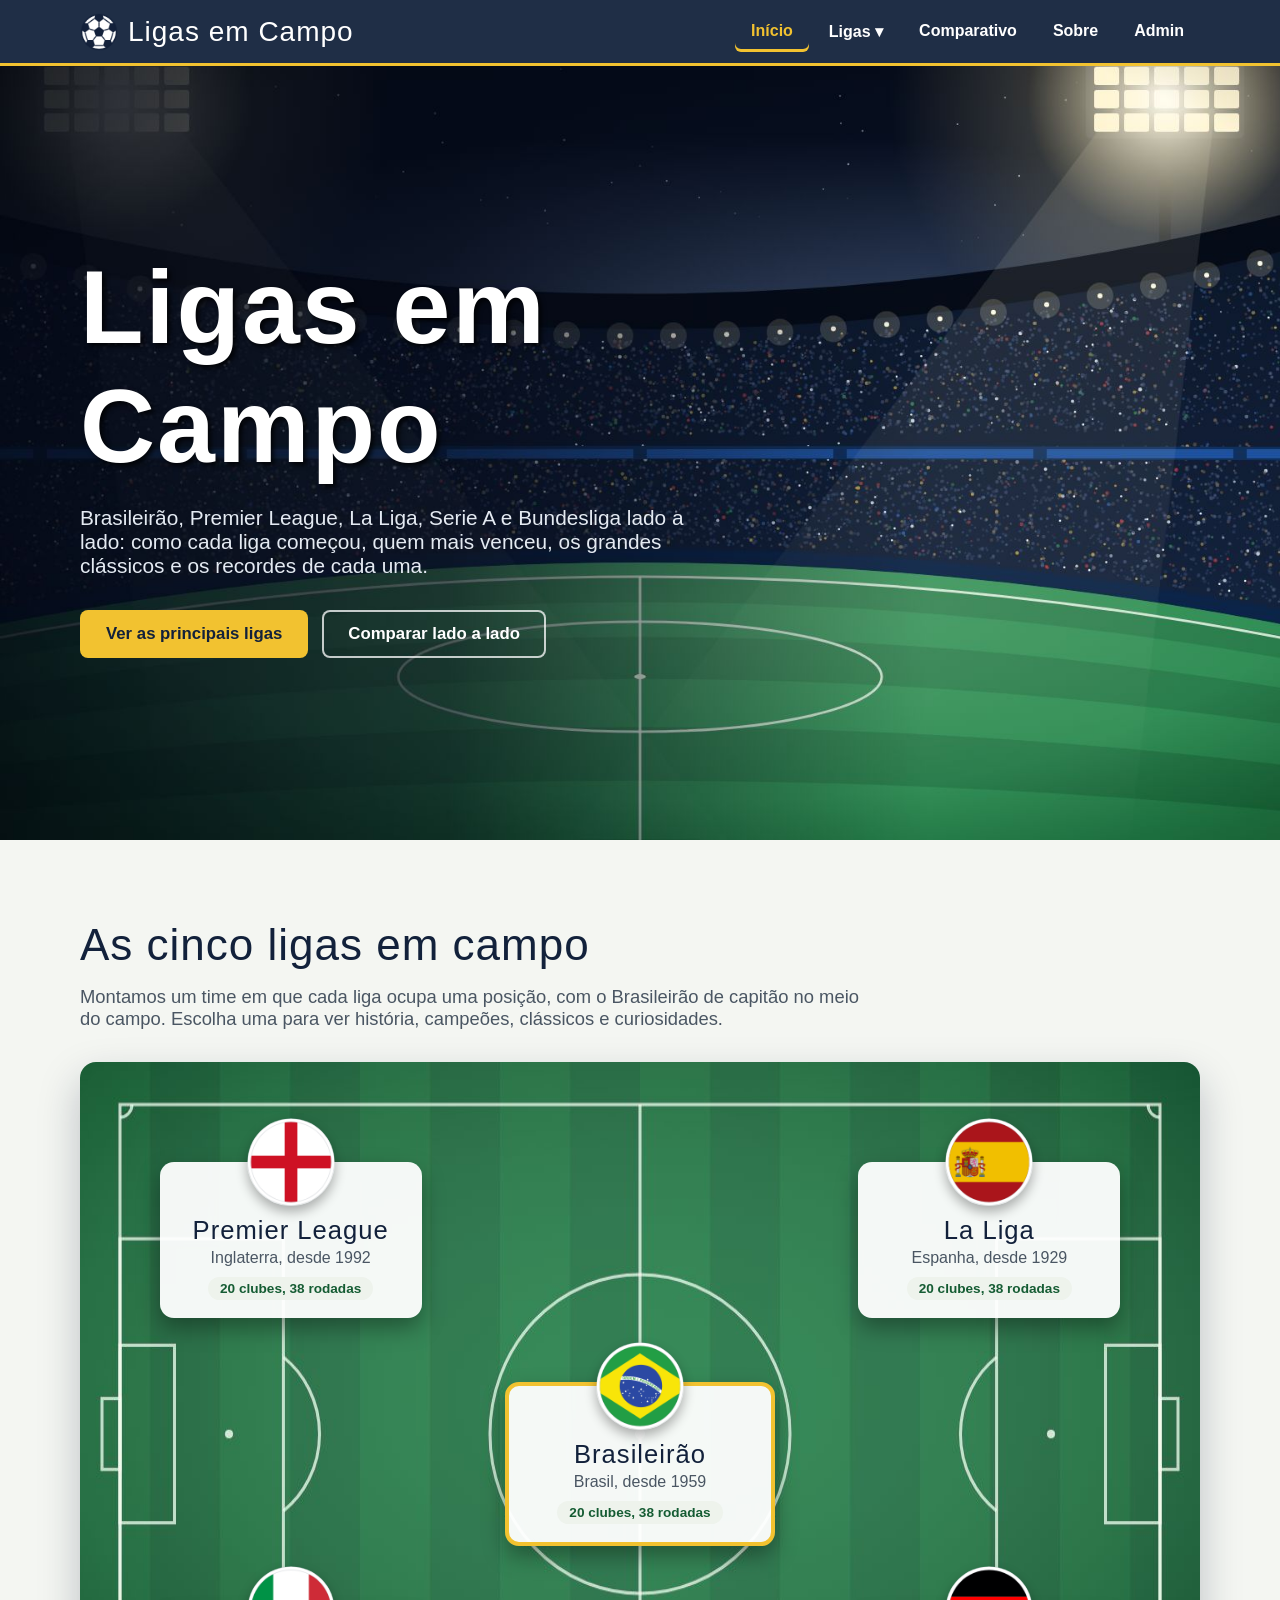
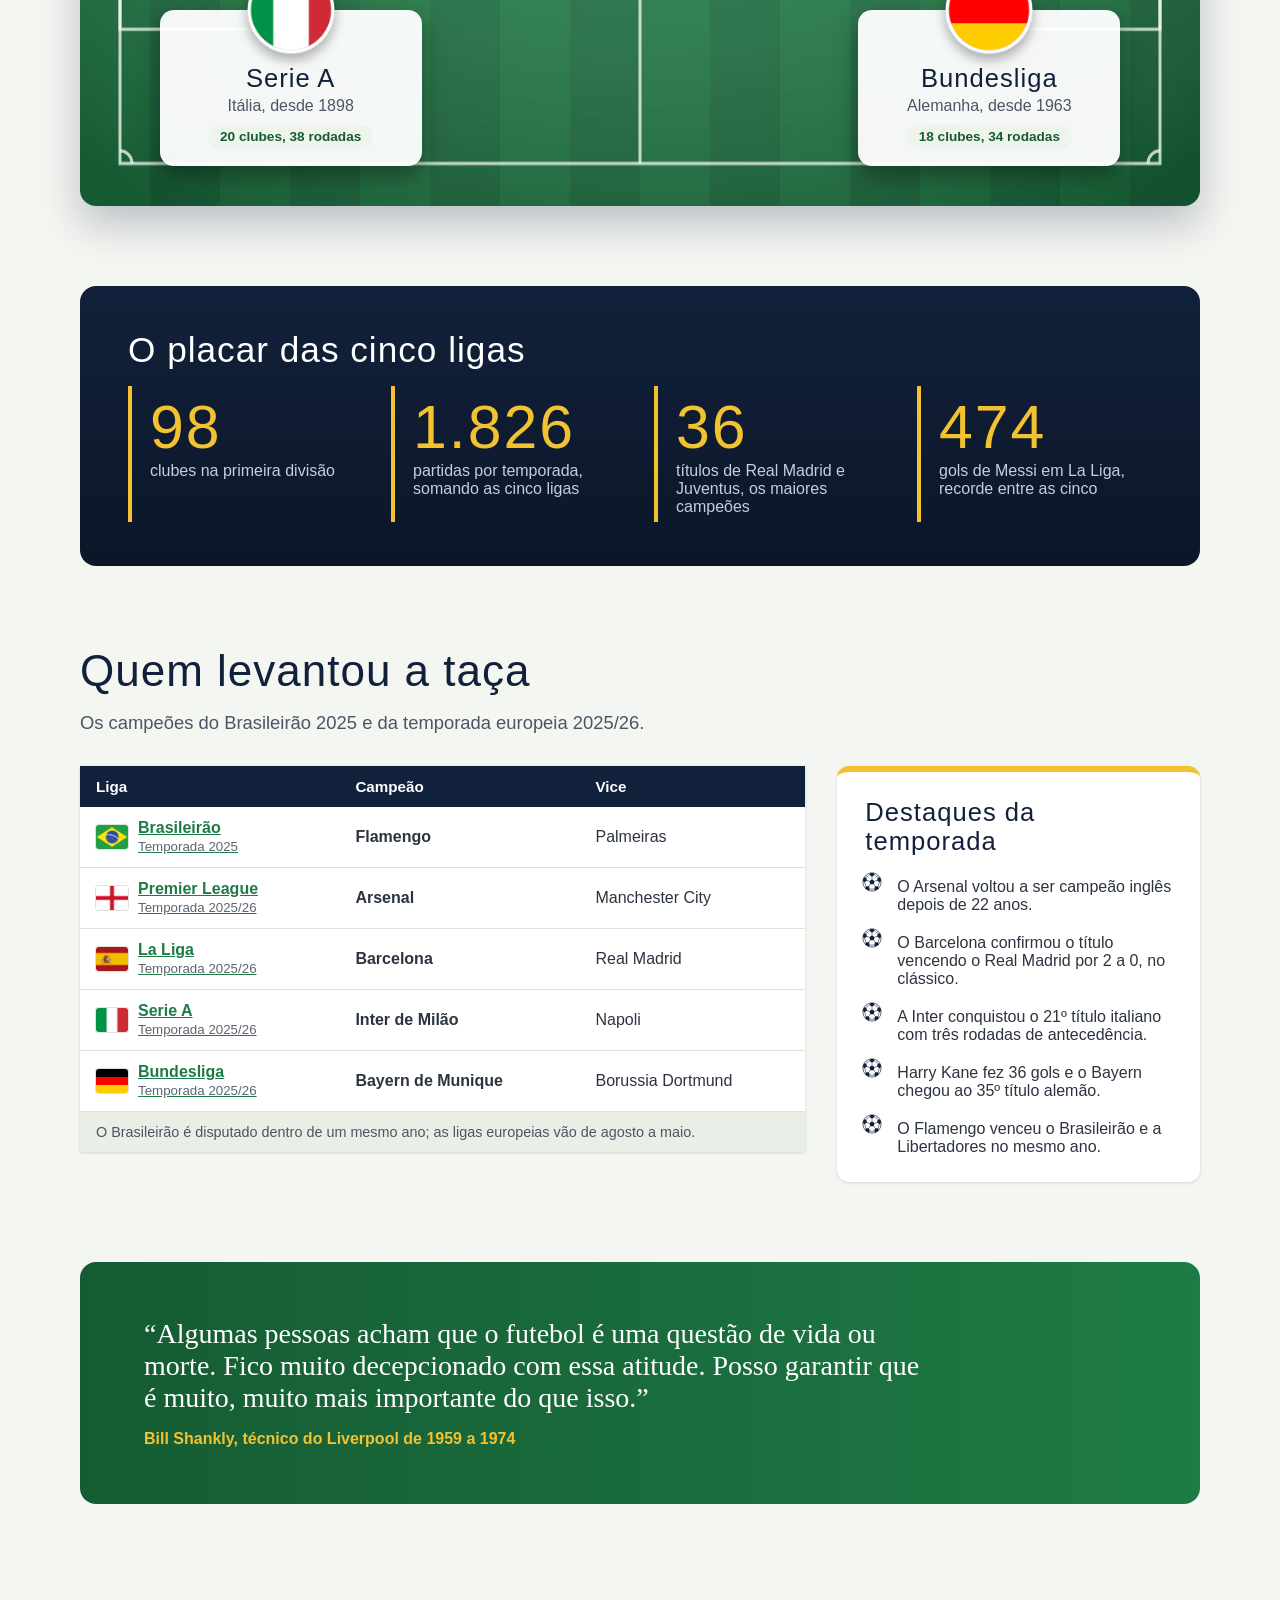
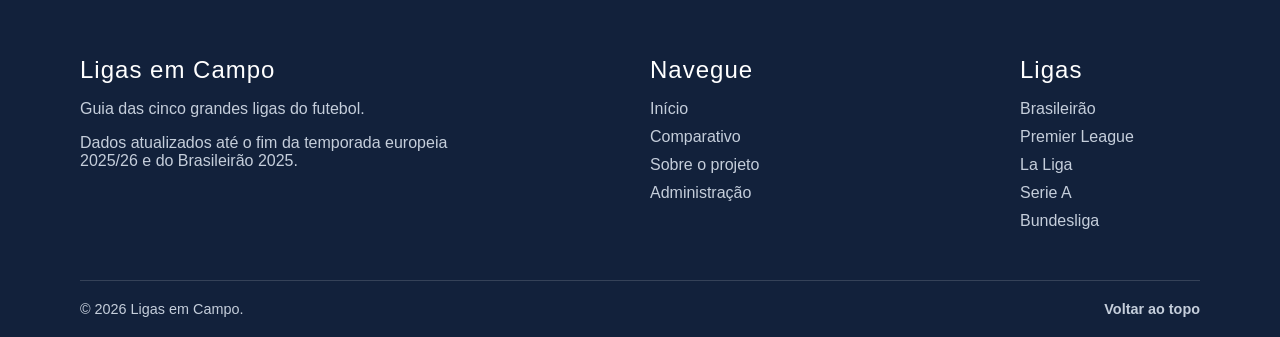
<file: index.html>
<!DOCTYPE html>
<html lang="pt-br">
<head>
    <meta charset="UTF-8">
    <meta name="viewport" content="width=device-width, initial-scale=1.0">
    <title>Ligas em Campo | As cinco grandes ligas do futebol</title>
    <link rel="stylesheet" href="./assets/css/style.css">
    <link rel="stylesheet" href="./assets/css/home.css">
    <link rel="icon" href="./assets/img/icone-bola.png">
</head>
<body id="topo">
    <!--
        LIGAS EM CAMPO - Página inicial
        Trabalho Web Básico
        Integrantes:
        - João Pedro Oliva Fernandes - RGM pendente de confirmação
        - Davy Caetano Pinto - RGM 50108964
    -->

    <!-- ===== CABEÇALHO (igual em todas as páginas) ===== -->
    <header class="cabecalho">
        <div class="container cabecalho-conteudo">
            <a href="./index.html" class="marca">
                <img src="./assets/img/logo-bola.png" alt="Bola de futebol, símbolo do site">
                Ligas em Campo
            </a>
            <nav class="menu-principal" aria-label="Menu principal">
                <ul>
                    <li><a href="./index.html" class="ativo">Início</a></li>
                    <li>
                        <a href="./index.html#escalacao">Ligas ▾</a>
                        <!-- Submenu: aparece ao passar o mouse (CSS :hover) -->
                        <ul class="submenu">
                            <li><a href="./brasileirao.html"><img src="./assets/img/escudo-brasil.png" alt="Bandeira do Brasil"> Brasileirão</a></li>
                            <li><a href="./premier-league.html"><img src="./assets/img/escudo-inglaterra.png" alt="Bandeira da Inglaterra"> Premier League</a></li>
                            <li><a href="./la-liga.html"><img src="./assets/img/escudo-espanha.png" alt="Bandeira da Espanha"> La Liga</a></li>
                            <li><a href="./serie-a.html"><img src="./assets/img/escudo-italia.png" alt="Bandeira da Itália"> Serie A</a></li>
                            <li><a href="./bundesliga.html"><img src="./assets/img/escudo-alemanha.png" alt="Bandeira da Alemanha"> Bundesliga</a></li>
                        </ul>
                    </li>
                    <li><a href="./comparativo.html">Comparativo</a></li>
                    <li><a href="./sobre.html">Sobre</a></li>
                    <li><a href="./admin.html">Admin</a></li>
                </ul>
            </nav>
        </div>
    </header>

    <!-- ===== CONTEÚDO PRINCIPAL ===== -->
    <main>
        <!-- TOPO: imagem fixa de fundo (background-attachment: fixed) -->
        <section class="hero">
            <div class="container">
                <div class="hero-conteudo">
                    <h1>Ligas em Campo</h1>
                    <p>Brasileirão, Premier League, La Liga, Serie A e Bundesliga lado a lado: como cada liga começou, quem mais venceu, os grandes clássicos e os recordes de cada uma.</p>
                    <div class="hero-acoes">
                        <a href="#escalacao" class="botao botao-primario">Ver as principais ligas</a>
                        <a href="./comparativo.html" class="botao botao-secundario">Comparar lado a lado</a>
                    </div>
                </div>
            </div>
        </section>

        <!-- ESCALAÇÃO: GRID com grid-template-areas posiciona as ligas no campo -->
        <section id="escalacao" class="secao">
            <div class="container">
                <h2 class="secao-titulo">As cinco ligas em campo</h2>
                <p class="secao-intro">Montamos um time em que cada liga ocupa uma posição, com o Brasileirão de capitão no meio do campo. Escolha uma para ver história, campeões, clássicos e curiosidades.</p>
                <ul class="campo">
                    <li class="area-brasileirao">
                        <a href="./brasileirao.html" class="card-liga">
                            <img src="./assets/img/escudo-brasil.png" alt="Bandeira do Brasil">
                            <h3>Brasileirão</h3>
                            <p>Brasil, desde 1959</p>
                            <p class="card-liga-dados">20 clubes, 38 rodadas</p>
                        </a>
                    </li>
                    <li class="area-premier">
                        <a href="./premier-league.html" class="card-liga">
                            <img src="./assets/img/escudo-inglaterra.png" alt="Bandeira da Inglaterra">
                            <h3>Premier League</h3>
                            <p>Inglaterra, desde 1992</p>
                            <p class="card-liga-dados">20 clubes, 38 rodadas</p>
                        </a>
                    </li>
                    <li class="area-laliga">
                        <a href="./la-liga.html" class="card-liga">
                            <img src="./assets/img/escudo-espanha.png" alt="Bandeira da Espanha">
                            <h3>La Liga</h3>
                            <p>Espanha, desde 1929</p>
                            <p class="card-liga-dados">20 clubes, 38 rodadas</p>
                        </a>
                    </li>
                    <li class="area-seriea">
                        <a href="./serie-a.html" class="card-liga">
                            <img src="./assets/img/escudo-italia.png" alt="Bandeira da Itália">
                            <h3>Serie A</h3>
                            <p>Itália, desde 1898</p>
                            <p class="card-liga-dados">20 clubes, 38 rodadas</p>
                        </a>
                    </li>
                    <li class="area-bundesliga">
                        <a href="./bundesliga.html" class="card-liga">
                            <img src="./assets/img/escudo-alemanha.png" alt="Bandeira da Alemanha">
                            <h3>Bundesliga</h3>
                            <p>Alemanha, desde 1963</p>
                            <p class="card-liga-dados">18 clubes, 34 rodadas</p>
                        </a>
                    </li>
                </ul>
            </div>
        </section>

        <!-- PLACAR: FLEXBOX com os números das cinco ligas -->
        <section class="secao">
            <div class="container">
                <div class="placar">
                    <h2>O placar das cinco ligas</h2>
                    <ul class="placar-itens">
                        <li><strong>98</strong> clubes na primeira divisão</li>
                        <li><strong>1.826</strong> partidas por temporada, somando as cinco ligas</li>
                        <li><strong>36</strong> títulos de Real Madrid e Juventus, os maiores campeões</li>
                        <li><strong>474</strong> gols de Messi em La Liga, recorde entre as cinco</li>
                    </ul>
                </div>
            </div>
        </section>

        <!-- CAMPEÕES: GRID com a tabela e a lista de destaques lado a lado -->
        <section class="secao">
            <div class="container">
                <h2 class="secao-titulo">Quem levantou a taça</h2>
                <p class="secao-intro">Os campeões do Brasileirão 2025 e da temporada europeia 2025/26.</p>
                <div class="campeoes-layout">
                    <table>
                        <thead>
                            <tr>
                                <th>Liga</th>
                                <th>Campeão</th>
                                <th>Vice</th>
                            </tr>
                        </thead>
                        <tbody>
                            <tr>
                                <td><a href="./brasileirao.html" class="celula-liga"><img src="./assets/img/bandeira-brasil.png" alt="Bandeira do Brasil"> <span>Brasileirão<br><small>Temporada 2025</small></span></a></td>
                                <td><strong>Flamengo</strong></td>
                                <td>Palmeiras</td>
                            </tr>
                            <tr>
                                <td><a href="./premier-league.html" class="celula-liga"><img src="./assets/img/bandeira-inglaterra.png" alt="Bandeira da Inglaterra"> <span>Premier League<br><small>Temporada 2025/26</small></span></a></td>
                                <td><strong>Arsenal</strong></td>
                                <td>Manchester City</td>
                            </tr>
                            <tr>
                                <td><a href="./la-liga.html" class="celula-liga"><img src="./assets/img/bandeira-espanha.png" alt="Bandeira da Espanha"> <span>La Liga<br><small>Temporada 2025/26</small></span></a></td>
                                <td><strong>Barcelona</strong></td>
                                <td>Real Madrid</td>
                            </tr>
                            <tr>
                                <td><a href="./serie-a.html" class="celula-liga"><img src="./assets/img/bandeira-italia.png" alt="Bandeira da Itália"> <span>Serie A<br><small>Temporada 2025/26</small></span></a></td>
                                <td><strong>Inter de Milão</strong></td>
                                <td>Napoli</td>
                            </tr>
                            <tr>
                                <td><a href="./bundesliga.html" class="celula-liga"><img src="./assets/img/bandeira-alemanha.png" alt="Bandeira da Alemanha"> <span>Bundesliga<br><small>Temporada 2025/26</small></span></a></td>
                                <td><strong>Bayern de Munique</strong></td>
                                <td>Borussia Dortmund</td>
                            </tr>
                        </tbody>
                        <tfoot>
                            <tr>
                                <td colspan="3">O Brasileirão é disputado dentro de um mesmo ano; as ligas europeias vão de agosto a maio.</td>
                            </tr>
                        </tfoot>
                    </table>
                    <aside class="destaques">
                        <h3>Destaques da temporada</h3>
                        <ul class="lista-bola">
                            <li>O Arsenal voltou a ser campeão inglês depois de 22 anos.</li>
                            <li>O Barcelona confirmou o título vencendo o Real Madrid por 2 a 0, no clássico.</li>
                            <li>A Inter conquistou o 21º título italiano com três rodadas de antecedência.</li>
                            <li>Harry Kane fez 36 gols e o Bayern chegou ao 35º título alemão.</li>
                            <li>O Flamengo venceu o Brasileirão e a Libertadores no mesmo ano.</li>
                        </ul>
                    </aside>
                </div>
            </div>
        </section>

        <!-- CITAÇÃO: blockquote com a fonte no atributo cite -->
        <section class="secao">
            <div class="container">
                <blockquote class="citacao" cite="https://pt.wikipedia.org/wiki/Bill_Shankly">
                    <p><q>Algumas pessoas acham que o futebol é uma questão de vida ou morte. Fico muito decepcionado com essa atitude. Posso garantir que é muito, muito mais importante do que isso.</q></p>
                    <footer>Bill Shankly, técnico do Liverpool de 1959 a 1974</footer>
                </blockquote>
            </div>
        </section>
    </main>

    <!-- ===== RODAPÉ (igual em todas as páginas) ===== -->
    <footer class="rodape">
        <div class="container rodape-colunas">
            <section class="rodape-sobre">
                <h2>Ligas em Campo</h2>
                <p>Guia das cinco grandes ligas do futebol.</p>
                <p>Dados atualizados até o fim da temporada europeia 2025/26 e do Brasileirão 2025.</p>
            </section>
            <nav class="rodape-links" aria-label="Mapa do site">
                <h2>Navegue</h2>
                <ul>
                    <li><a href="./index.html">Início</a></li>
                    <li><a href="./comparativo.html">Comparativo</a></li>
                    <li><a href="./sobre.html">Sobre o projeto</a></li>
                    <li><a href="./admin.html">Administração</a></li>
                </ul>
            </nav>
            <nav class="rodape-links" aria-label="Ligas">
                <h2>Ligas</h2>
                <ul>
                    <li><a href="./brasileirao.html">Brasileirão</a></li>
                    <li><a href="./premier-league.html">Premier League</a></li>
                    <li><a href="./la-liga.html">La Liga</a></li>
                    <li><a href="./serie-a.html">Serie A</a></li>
                    <li><a href="./bundesliga.html">Bundesliga</a></li>
                </ul>
            </nav>
        </div>
        <div class="container rodape-base">
            <p>&copy; 2026 Ligas em Campo.</p>
            <a href="#topo">Voltar ao topo</a>
        </div>
    </footer>
</body>
</html>
</file>
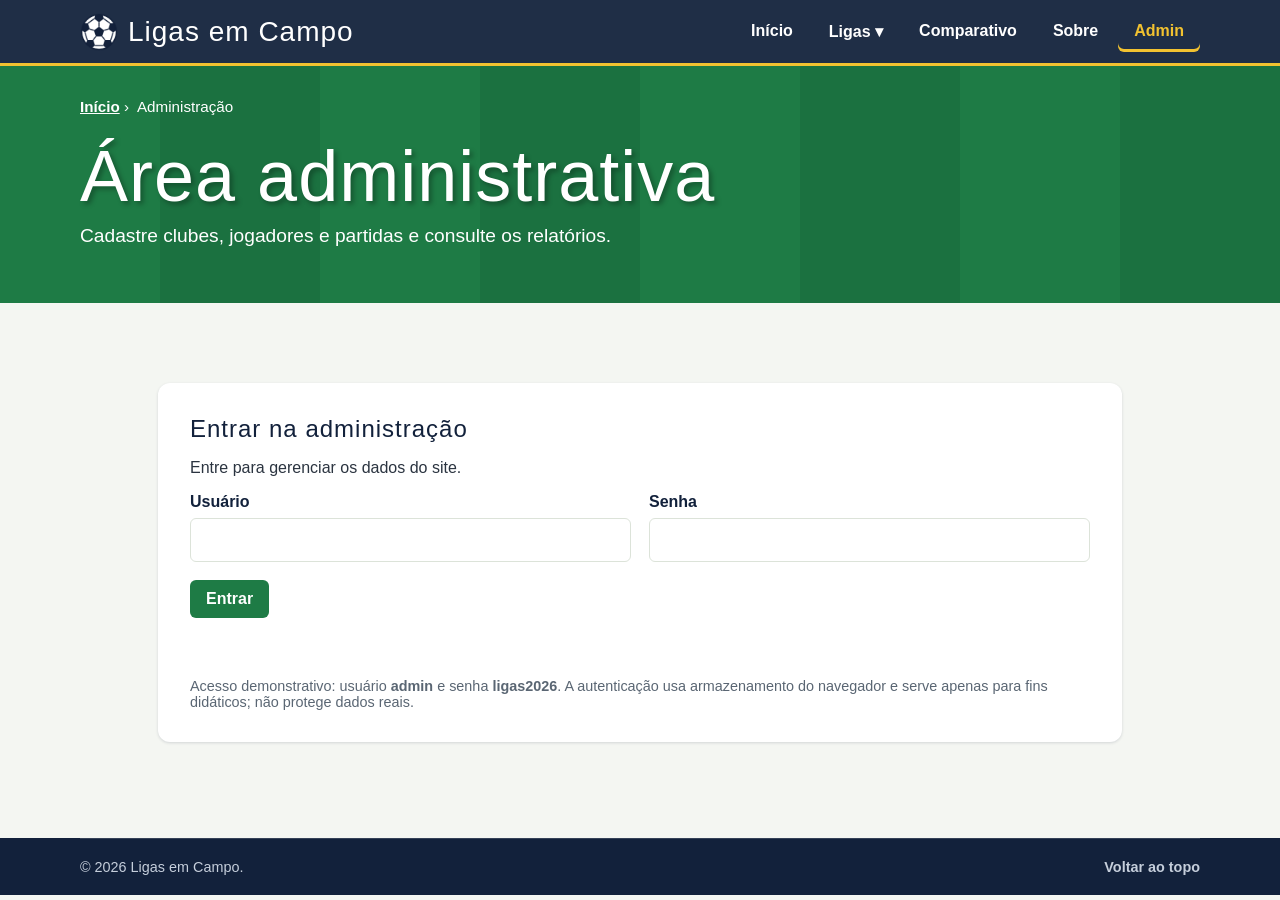
<file: admin.html>
<!DOCTYPE html>
<html lang="pt-br">
<head>
    <meta charset="UTF-8">
    <meta name="viewport" content="width=device-width, initial-scale=1.0">
    <title>Administração | Ligas em Campo</title>
    <link rel="stylesheet" href="./assets/css/style.css">
    <link rel="stylesheet" href="./assets/css/gestao.css">
    <link rel="icon" href="./assets/img/icone-bola.png">
    <script src="./assets/js/gestao.js" defer></script>
</head>
<body id="topo">
    <header class="cabecalho">
        <div class="container cabecalho-conteudo">
            <a href="./index.html" class="marca">
                <img src="./assets/img/logo-bola.png" alt="Bola de futebol, símbolo do site">
                Ligas em Campo
            </a>
            <nav class="menu-principal" aria-label="Menu principal">
                <ul>
                    <li><a href="./index.html">Início</a></li>
                    <li>
                        <a href="./index.html#escalacao">Ligas ▾</a>
                        <ul class="submenu">
                            <li><a href="./brasileirao.html"><img src="./assets/img/escudo-brasil.png" alt=""> Brasileirão</a></li>
                            <li><a href="./premier-league.html"><img src="./assets/img/escudo-inglaterra.png" alt=""> Premier League</a></li>
                            <li><a href="./la-liga.html"><img src="./assets/img/escudo-espanha.png" alt=""> La Liga</a></li>
                            <li><a href="./serie-a.html"><img src="./assets/img/escudo-italia.png" alt=""> Serie A</a></li>
                            <li><a href="./bundesliga.html"><img src="./assets/img/escudo-alemanha.png" alt=""> Bundesliga</a></li>
                        </ul>
                    </li>
                    <li><a href="./comparativo.html">Comparativo</a></li>
                    <li><a href="./sobre.html">Sobre</a></li>
                    <li><a href="./admin.html" class="ativo" aria-current="page">Admin</a></li>
                </ul>
            </nav>
        </div>
    </header>

    <main>
        <section class="banner-pagina">
            <div class="container">
                <nav class="trilha" aria-label="Você está aqui">
                    <ol>
                        <li><a href="./index.html">Início</a> ›</li>
                        <li>Administração</li>
                    </ol>
                </nav>
                <h1>Área administrativa</h1>
                <p>Cadastre clubes, jogadores e partidas e consulte os relatórios.</p>
            </div>
        </section>

        <section class="secao">
            <div class="container">
                <form id="form-login" class="painel-gestao" aria-labelledby="titulo-login">
                    <h2 id="titulo-login">Entrar na administração</h2>
                    <p>Entre para gerenciar os dados do site.</p>
                    <div class="formulario-gestao">
                        <div class="campo-formulario">
                            <label for="usuario">Usuário</label>
                            <input id="usuario" name="usuario" autocomplete="username" required>
                        </div>
                        <div class="campo-formulario">
                            <label for="senha">Senha</label>
                            <input id="senha" name="senha" type="password" autocomplete="current-password" required>
                        </div>
                        <div class="acoes-formulario">
                            <button class="botao-gestao" type="submit">Entrar</button>
                        </div>
                    </div>
                    <p id="mensagem-login" class="mensagem-gestao" role="status" aria-live="polite"></p>
                    <p class="nota">Acesso demonstrativo: usuário <strong>admin</strong> e senha <strong>ligas2026</strong>. A autenticação usa armazenamento do navegador e serve apenas para fins didáticos; não protege dados reais.</p>
                </form>

                <section id="painel-admin" class="painel-admin" aria-labelledby="titulo-painel" hidden>
                    <div class="ferramentas-relatorio">
                        <h2 id="titulo-painel">Gerenciar cadastros</h2>
                        <button class="botao-gestao botao-secundario-gestao" type="button" data-sair>Sair</button>
                    </div>
                    <p id="mensagem-admin" class="mensagem-gestao" role="status" aria-live="polite"></p>
                    <nav aria-label="Relatórios">
                        <ul class="links-relatorios">
                            <li><a href="./relatorio-clubes.html">Relatório de clubes</a></li>
                            <li><a href="./relatorio-jogadores.html">Relatório de jogadores</a></li>
                            <li><a href="./relatorio-partidas.html">Relatório de partidas</a></li>
                        </ul>
                    </nav>

                    <section class="bloco-cadastro" aria-labelledby="titulo-clubes">
                        <h3 id="titulo-clubes">Cadastro de clubes</h3>
                        <form class="formulario-gestao" data-formulario="clubes">
                            <input type="hidden" name="id">
                            <div class="campo-formulario">
                                <label for="clube-nome">Nome do clube</label>
                                <input id="clube-nome" name="nome" maxlength="80" required>
                            </div>
                            <div class="campo-formulario">
                                <label for="clube-pais">País</label>
                                <input id="clube-pais" name="pais" maxlength="60" required>
                            </div>
                            <div class="campo-formulario campo-completo">
                                <label for="clube-liga">Liga</label>
                                <input id="clube-liga" name="liga" maxlength="80" required>
                            </div>
                            <div class="acoes-formulario">
                                <button class="botao-gestao" type="submit">Cadastrar</button>
                                <button class="botao-gestao botao-secundario-gestao" type="button" data-cancelar-edicao hidden>Cancelar edição</button>
                            </div>
                        </form>
                        <div class="tabela-responsiva">
                            <table>
                                <caption>Clubes cadastrados</caption>
                                <thead><tr><th>Clube</th><th>País</th><th>Liga</th><th>Ações</th></tr></thead>
                                <tbody data-colecao="clubes"></tbody>
                            </table>
                        </div>
                    </section>

                    <section class="bloco-cadastro" aria-labelledby="titulo-jogadores">
                        <h3 id="titulo-jogadores">Cadastro de jogadores</h3>
                        <form class="formulario-gestao" data-formulario="jogadores">
                            <input type="hidden" name="id">
                            <div class="campo-formulario">
                                <label for="jogador-nome">Nome do jogador</label>
                                <input id="jogador-nome" name="nome" maxlength="80" required>
                            </div>
                            <div class="campo-formulario">
                                <label for="jogador-clube">Clube</label>
                                <select id="jogador-clube" name="clubeId" required><option value="">Cadastre um clube primeiro</option></select>
                            </div>
                            <div class="campo-formulario campo-completo">
                                <label for="jogador-posicao">Posição</label>
                                <input id="jogador-posicao" name="posicao" maxlength="40" required>
                            </div>
                            <div class="acoes-formulario">
                                <button class="botao-gestao" type="submit">Cadastrar</button>
                                <button class="botao-gestao botao-secundario-gestao" type="button" data-cancelar-edicao hidden>Cancelar edição</button>
                            </div>
                        </form>
                        <div class="tabela-responsiva">
                            <table>
                                <caption>Jogadores cadastrados</caption>
                                <thead><tr><th>Jogador</th><th>Clube</th><th>Posição</th><th>Ações</th></tr></thead>
                                <tbody data-colecao="jogadores"></tbody>
                            </table>
                        </div>
                    </section>

                    <section class="bloco-cadastro" aria-labelledby="titulo-partidas">
                        <h3 id="titulo-partidas">Cadastro de partidas</h3>
                        <form class="formulario-gestao" data-formulario="partidas">
                            <input type="hidden" name="id">
                            <div class="campo-formulario">
                                <label for="partida-data">Data</label>
                                <input id="partida-data" name="data" type="date" required>
                            </div>
                            <div class="campo-formulario">
                                <label for="partida-mandante">Clube mandante</label>
                                <select id="partida-mandante" name="mandanteId" required><option value="">Cadastre um clube primeiro</option></select>
                            </div>
                            <div class="campo-formulario">
                                <label for="partida-gols-mandante">Gols do mandante</label>
                                <input id="partida-gols-mandante" name="golsMandante" type="number" min="0" step="1" required>
                            </div>
                            <div class="campo-formulario">
                                <label for="partida-visitante">Clube visitante</label>
                                <select id="partida-visitante" name="visitanteId" required><option value="">Cadastre um clube primeiro</option></select>
                            </div>
                            <div class="campo-formulario">
                                <label for="partida-gols-visitante">Gols do visitante</label>
                                <input id="partida-gols-visitante" name="golsVisitante" type="number" min="0" step="1" required>
                            </div>
                            <div class="acoes-formulario">
                                <button class="botao-gestao" type="submit">Cadastrar</button>
                                <button class="botao-gestao botao-secundario-gestao" type="button" data-cancelar-edicao hidden>Cancelar edição</button>
                            </div>
                        </form>
                        <div class="tabela-responsiva">
                            <table>
                                <caption>Partidas cadastradas</caption>
                                <thead><tr><th>Data</th><th>Mandante</th><th>Placar</th><th>Visitante</th><th>Ações</th></tr></thead>
                                <tbody data-colecao="partidas"></tbody>
                            </table>
                        </div>
                    </section>
                </section>
            </div>
        </section>
    </main>

    <footer class="rodape">
        <div class="container rodape-base">
            <p>&copy; 2026 Ligas em Campo.</p>
            <a href="#topo">Voltar ao topo</a>
        </div>
    </footer>
</body>
</html>
</file>
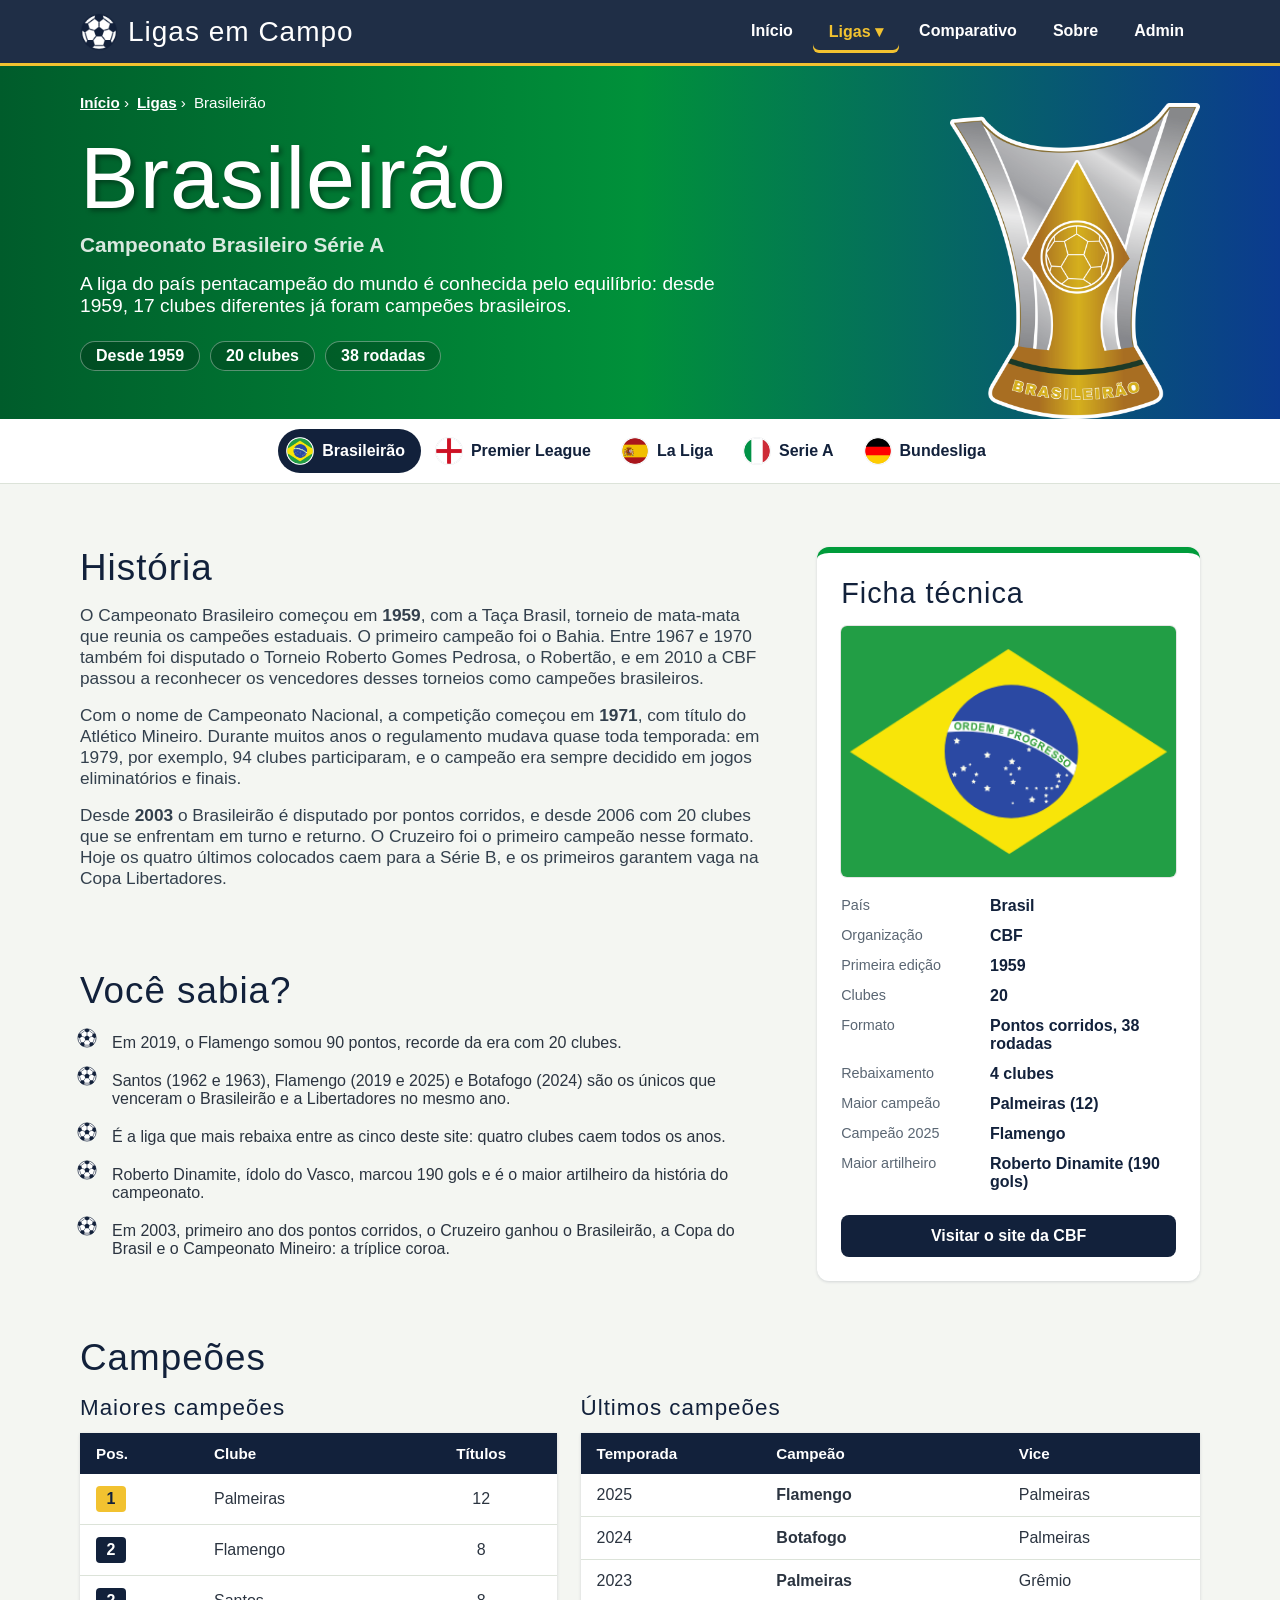
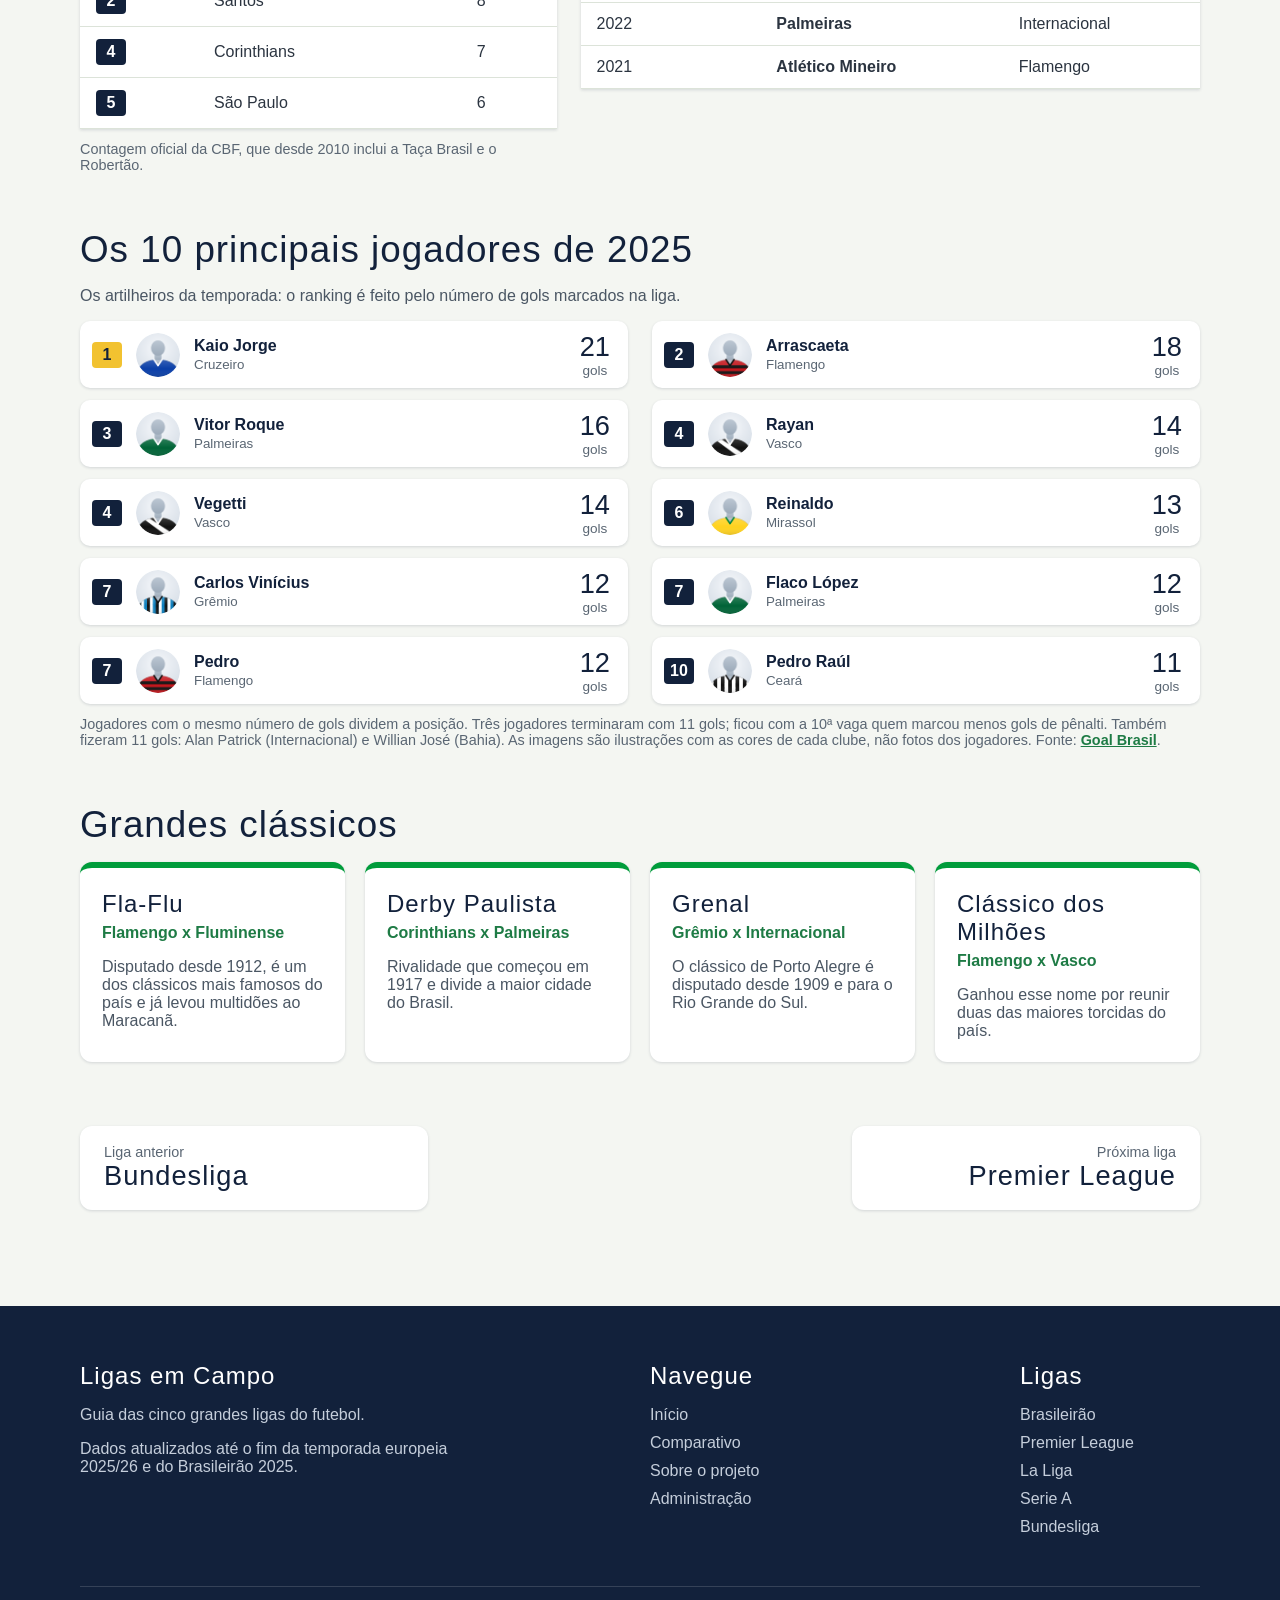
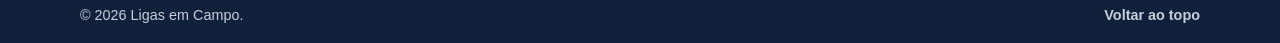
<file: brasileirao.html>
<!DOCTYPE html>
<html lang="pt-br">
<head>
    <meta charset="UTF-8">
    <meta name="viewport" content="width=device-width, initial-scale=1.0">
    <title>Brasileirão | Ligas em Campo</title>
    <link rel="stylesheet" href="./assets/css/style.css">
    <link rel="stylesheet" href="./assets/css/liga.css">
    <link rel="icon" href="./assets/img/icone-bola.png">
</head>
<body id="topo" class="liga-brasileirao">
    <!--
        LIGAS EM CAMPO - Página da liga: Brasileirão
        Trabalho 1 - Web Básico (HTML5 semântico e CSS3)
    -->

    <!-- ===== CABEÇALHO (igual em todas as páginas) ===== -->
    <header class="cabecalho">
        <div class="container cabecalho-conteudo">
            <a href="./index.html" class="marca">
                <img src="./assets/img/logo-bola.png" alt="Bola de futebol, símbolo do site">
                Ligas em Campo
            </a>
            <nav class="menu-principal" aria-label="Menu principal">
                <ul>
                    <li><a href="./index.html">Início</a></li>
                    <li>
                        <a href="./index.html#escalacao" class="ativo">Ligas ▾</a>
                        <!-- Submenu: aparece ao passar o mouse (CSS :hover) -->
                        <ul class="submenu">
                            <li><a href="./brasileirao.html"><img src="./assets/img/escudo-brasil.png" alt="Bandeira do Brasil"> Brasileirão</a></li>
                            <li><a href="./premier-league.html"><img src="./assets/img/escudo-inglaterra.png" alt="Bandeira da Inglaterra"> Premier League</a></li>
                            <li><a href="./la-liga.html"><img src="./assets/img/escudo-espanha.png" alt="Bandeira da Espanha"> La Liga</a></li>
                            <li><a href="./serie-a.html"><img src="./assets/img/escudo-italia.png" alt="Bandeira da Itália"> Serie A</a></li>
                            <li><a href="./bundesliga.html"><img src="./assets/img/escudo-alemanha.png" alt="Bandeira da Alemanha"> Bundesliga</a></li>
                        </ul>
                    </li>
                    <li><a href="./comparativo.html">Comparativo</a></li>
                    <li><a href="./sobre.html">Sobre</a></li>
                    <li><a href="./admin.html">Admin</a></li>
                </ul>
            </nav>
        </div>
    </header>

    <!-- ===== CONTEÚDO PRINCIPAL ===== -->
    <main>
        <!-- BANNER: FLEXBOX com o texto e a taça; a cor vem da classe do <body> -->
        <section class="banner-liga">
            <div class="container banner-conteudo">
                <div class="banner-texto">
                    <nav class="trilha" aria-label="Você está aqui">
                        <ol>
                            <li><a href="./index.html">Início</a> ›</li>
                            <li><a href="./index.html#escalacao">Ligas</a> ›</li>
                            <li>Brasileirão</li>
                        </ol>
                    </nav>
                    <h1>Brasileirão</h1>
                    <p class="banner-subtitulo">Campeonato Brasileiro Série A</p>
                    <p class="banner-resumo">A liga do país pentacampeão do mundo é conhecida pelo equilíbrio: desde 1959, 17 clubes diferentes já foram campeões brasileiros.</p>
                    <ul class="chips">
                        <li>Desde 1959</li>
                        <li>20 clubes</li>
                        <li>38 rodadas</li>
                    </ul>
                </div>
                <img src="./assets/img/taca-brasileirao-serie-a.png" alt="Taça dourada com fitas verde, amarela e azul, as cores da bandeira do Brasil" class="banner-taca">
            </div>
        </section>

        <!-- SELETOR DE LIGAS: FLEXBOX (a liga atual fica destacada) -->
        <nav class="trocar-liga" aria-label="Escolher outra liga">
            <ul>
                <li><a href="./brasileirao.html" class="atual"><img src="./assets/img/escudo-brasil.png" alt="Bandeira do Brasil"> Brasileirão</a></li>
                <li><a href="./premier-league.html"><img src="./assets/img/escudo-inglaterra.png" alt="Bandeira da Inglaterra"> Premier League</a></li>
                <li><a href="./la-liga.html"><img src="./assets/img/escudo-espanha.png" alt="Bandeira da Espanha"> La Liga</a></li>
                <li><a href="./serie-a.html"><img src="./assets/img/escudo-italia.png" alt="Bandeira da Itália"> Serie A</a></li>
                <li><a href="./bundesliga.html"><img src="./assets/img/escudo-alemanha.png" alt="Bandeira da Alemanha"> Bundesliga</a></li>
            </ul>
        </nav>

        <!-- CONTEÚDO: GRID com grid-template-areas (ver liga.css) -->
        <div class="container conteudo-liga">
            <article class="historia">
                <h2>História</h2>
                <p>O Campeonato Brasileiro começou em <strong>1959</strong>, com a Taça Brasil, torneio de mata-mata que reunia os campeões estaduais. O primeiro campeão foi o Bahia. Entre 1967 e 1970 também foi disputado o Torneio Roberto Gomes Pedrosa, o Robertão, e em 2010 a CBF passou a reconhecer os vencedores desses torneios como campeões brasileiros.</p>
                <p>Com o nome de Campeonato Nacional, a competição começou em <strong>1971</strong>, com título do Atlético Mineiro. Durante muitos anos o regulamento mudava quase toda temporada: em 1979, por exemplo, 94 clubes participaram, e o campeão era sempre decidido em jogos eliminatórios e finais.</p>
                <p>Desde <strong>2003</strong> o Brasileirão é disputado por pontos corridos, e desde 2006 com 20 clubes que se enfrentam em turno e returno. O Cruzeiro foi o primeiro campeão nesse formato. Hoje os quatro últimos colocados caem para a Série B, e os primeiros garantem vaga na Copa Libertadores.</p>
            </article>

            <aside class="ficha">
                <h2>Ficha técnica</h2>
                <img src="./assets/img/bandeira-brasil.png" alt="Bandeira do Brasil" class="ficha-bandeira">
                <dl>
                    <dt>País</dt>
                    <dd>Brasil</dd>
                    <dt>Organização</dt>
                    <dd>CBF</dd>
                    <dt>Primeira edição</dt>
                    <dd>1959</dd>
                    <dt>Clubes</dt>
                    <dd>20</dd>
                    <dt>Formato</dt>
                    <dd>Pontos corridos, 38 rodadas</dd>
                    <dt>Rebaixamento</dt>
                    <dd>4 clubes</dd>
                    <dt>Maior campeão</dt>
                    <dd>Palmeiras (12)</dd>
                    <dt>Campeão 2025</dt>
                    <dd>Flamengo</dd>
                    <dt>Maior artilheiro</dt>
                    <dd>Roberto Dinamite (190 gols)</dd>
                </dl>
                <a href="https://www.cbf.com.br" class="botao-site" target="_blank">Visitar o site da CBF</a>
            </aside>

            <section class="curiosidades">
                <h2>Você sabia?</h2>
                <ul class="lista-bola">
                    <li>Em 2019, o Flamengo somou 90 pontos, recorde da era com 20 clubes.</li>
                    <li>Santos (1962 e 1963), Flamengo (2019 e 2025) e Botafogo (2024) são os únicos que venceram o Brasileirão e a Libertadores no mesmo ano.</li>
                    <li>É a liga que mais rebaixa entre as cinco deste site: quatro clubes caem todos os anos.</li>
                    <li>Roberto Dinamite, ídolo do Vasco, marcou 190 gols e é o maior artilheiro da história do campeonato.</li>
                    <li>Em 2003, primeiro ano dos pontos corridos, o Cruzeiro ganhou o Brasileirão, a Copa do Brasil e o Campeonato Mineiro: a tríplice coroa.</li>
                </ul>
            </section>

            <section class="campeoes">
                <h2>Campeões</h2>
                <div class="tabelas-campeoes">
                    <div>
                        <h3 class="titulo-tabela">Maiores campeões</h3>
                        <table>
                            <thead>
                                <tr>
                                    <th>Pos.</th>
                                    <th>Clube</th>
                                    <th class="numero">Títulos</th>
                                </tr>
                            </thead>
                            <tbody>
                                <tr class="lider">
                                    <td><span class="posicao">1</span></td>
                                    <td>Palmeiras</td>
                                    <td class="numero">12</td>
                                </tr>
                                <tr>
                                    <td><span class="posicao">2</span></td>
                                    <td>Flamengo</td>
                                    <td class="numero">8</td>
                                </tr>
                                <tr>
                                    <td><span class="posicao">2</span></td>
                                    <td>Santos</td>
                                    <td class="numero">8</td>
                                </tr>
                                <tr>
                                    <td><span class="posicao">4</span></td>
                                    <td>Corinthians</td>
                                    <td class="numero">7</td>
                                </tr>
                                <tr>
                                    <td><span class="posicao">5</span></td>
                                    <td>São Paulo</td>
                                    <td class="numero">6</td>
                                </tr>
                            </tbody>
                        </table>
                        <p class="nota">Contagem oficial da CBF, que desde 2010 inclui a Taça Brasil e o Robertão.</p>
                    </div>
                    <div>
                        <h3 class="titulo-tabela">Últimos campeões</h3>
                        <table>
                            <thead>
                                <tr>
                                    <th>Temporada</th>
                                    <th>Campeão</th>
                                    <th>Vice</th>
                                </tr>
                            </thead>
                            <tbody>
                                <tr>
                                    <td>2025</td>
                                    <td><strong>Flamengo</strong></td>
                                    <td>Palmeiras</td>
                                </tr>
                                <tr>
                                    <td>2024</td>
                                    <td><strong>Botafogo</strong></td>
                                    <td>Palmeiras</td>
                                </tr>
                                <tr>
                                    <td>2023</td>
                                    <td><strong>Palmeiras</strong></td>
                                    <td>Grêmio</td>
                                </tr>
                                <tr>
                                    <td>2022</td>
                                    <td><strong>Palmeiras</strong></td>
                                    <td>Internacional</td>
                                </tr>
                                <tr>
                                    <td>2021</td>
                                    <td><strong>Atlético Mineiro</strong></td>
                                    <td>Flamengo</td>
                                </tr>
                            </tbody>
                        </table>
                    </div>
                </div>
            </section>

            <!-- OS 10 PRINCIPAIS JOGADORES: lista numerada (ol) em GRID; cada item em FLEXBOX -->
            <section class="jogadores">
                <h2>Os 10 principais jogadores de 2025</h2>
                <p class="jogadores-intro">Os artilheiros da temporada: o ranking é feito pelo número de gols marcados na liga.</p>
                <ol class="lista-jogadores">
                    <li class="jogador lider">
                        <span class="posicao">1</span>
                        <img src="./assets/img/jogadores/kaio-jorge.png" alt="Ilustração de jogador com a camisa do Cruzeiro">
                        <p class="jogador-nome">
                            <strong>Kaio Jorge</strong>
                            <small>Cruzeiro</small>
                        </p>
                        <p class="jogador-gols"><strong>21</strong> gols</p>
                    </li>
                    <li class="jogador">
                        <span class="posicao">2</span>
                        <img src="./assets/img/jogadores/arrascaeta.png" alt="Ilustração de jogador com a camisa do Flamengo">
                        <p class="jogador-nome">
                            <strong>Arrascaeta</strong>
                            <small>Flamengo</small>
                        </p>
                        <p class="jogador-gols"><strong>18</strong> gols</p>
                    </li>
                    <li class="jogador">
                        <span class="posicao">3</span>
                        <img src="./assets/img/jogadores/vitor-roque.png" alt="Ilustração de jogador com a camisa do Palmeiras">
                        <p class="jogador-nome">
                            <strong>Vitor Roque</strong>
                            <small>Palmeiras</small>
                        </p>
                        <p class="jogador-gols"><strong>16</strong> gols</p>
                    </li>
                    <li class="jogador">
                        <span class="posicao">4</span>
                        <img src="./assets/img/jogadores/rayan.png" alt="Ilustração de jogador com a camisa do Vasco">
                        <p class="jogador-nome">
                            <strong>Rayan</strong>
                            <small>Vasco</small>
                        </p>
                        <p class="jogador-gols"><strong>14</strong> gols</p>
                    </li>
                    <li class="jogador">
                        <span class="posicao">4</span>
                        <img src="./assets/img/jogadores/vegetti.png" alt="Ilustração de jogador com a camisa do Vasco">
                        <p class="jogador-nome">
                            <strong>Vegetti</strong>
                            <small>Vasco</small>
                        </p>
                        <p class="jogador-gols"><strong>14</strong> gols</p>
                    </li>
                    <li class="jogador">
                        <span class="posicao">6</span>
                        <img src="./assets/img/jogadores/reinaldo.png" alt="Ilustração de jogador com a camisa do Mirassol">
                        <p class="jogador-nome">
                            <strong>Reinaldo</strong>
                            <small>Mirassol</small>
                        </p>
                        <p class="jogador-gols"><strong>13</strong> gols</p>
                    </li>
                    <li class="jogador">
                        <span class="posicao">7</span>
                        <img src="./assets/img/jogadores/carlos-vinicius.png" alt="Ilustração de jogador com a camisa do Grêmio">
                        <p class="jogador-nome">
                            <strong>Carlos Vinícius</strong>
                            <small>Grêmio</small>
                        </p>
                        <p class="jogador-gols"><strong>12</strong> gols</p>
                    </li>
                    <li class="jogador">
                        <span class="posicao">7</span>
                        <img src="./assets/img/jogadores/flaco-lopez.png" alt="Ilustração de jogador com a camisa do Palmeiras">
                        <p class="jogador-nome">
                            <strong>Flaco López</strong>
                            <small>Palmeiras</small>
                        </p>
                        <p class="jogador-gols"><strong>12</strong> gols</p>
                    </li>
                    <li class="jogador">
                        <span class="posicao">7</span>
                        <img src="./assets/img/jogadores/pedro.png" alt="Ilustração de jogador com a camisa do Flamengo">
                        <p class="jogador-nome">
                            <strong>Pedro</strong>
                            <small>Flamengo</small>
                        </p>
                        <p class="jogador-gols"><strong>12</strong> gols</p>
                    </li>
                    <li class="jogador">
                        <span class="posicao">10</span>
                        <img src="./assets/img/jogadores/pedro-raul.png" alt="Ilustração de jogador com a camisa do Ceará">
                        <p class="jogador-nome">
                            <strong>Pedro Raúl</strong>
                            <small>Ceará</small>
                        </p>
                        <p class="jogador-gols"><strong>11</strong> gols</p>
                    </li>
                </ol>
                <p class="nota">Jogadores com o mesmo número de gols dividem a posição. Três jogadores terminaram com 11 gols; ficou com a 10ª vaga quem marcou menos gols de pênalti. Também fizeram 11 gols: Alan Patrick (Internacional) e Willian José (Bahia). As imagens são ilustrações com as cores de cada clube, não fotos dos jogadores. Fonte: <a href="https://www.goal.com/br/listas/campeonato-brasileiro-artilheiros-garcons-competicao-2025/blt5b7307ba7f495b5b" target="_blank">Goal Brasil</a>.</p>
            </section>

            <section class="classicos">
                <h2>Grandes clássicos</h2>
                <div class="classicos-grade">
                    <article class="classico">
                        <h3>Fla-Flu</h3>
                        <p class="classico-times">Flamengo x Fluminense</p>
                        <p>Disputado desde 1912, é um dos clássicos mais famosos do país e já levou multidões ao Maracanã.</p>
                    </article>
                    <article class="classico">
                        <h3>Derby Paulista</h3>
                        <p class="classico-times">Corinthians x Palmeiras</p>
                        <p>Rivalidade que começou em 1917 e divide a maior cidade do Brasil.</p>
                    </article>
                    <article class="classico">
                        <h3>Grenal</h3>
                        <p class="classico-times">Grêmio x Internacional</p>
                        <p>O clássico de Porto Alegre é disputado desde 1909 e para o Rio Grande do Sul.</p>
                    </article>
                    <article class="classico">
                        <h3>Clássico dos Milhões</h3>
                        <p class="classico-times">Flamengo x Vasco</p>
                        <p>Ganhou esse nome por reunir duas das maiores torcidas do país.</p>
                    </article>
                </div>
            </section>
        </div>

        <!-- NAVEGAÇÃO ENTRE LIGAS: FLEXBOX com um link em cada ponta -->
        <nav class="container paginacao" aria-label="Liga anterior e próxima liga">
            <a href="./bundesliga.html">
                <span>Liga anterior</span>
                <strong>Bundesliga</strong>
            </a>
            <a href="./premier-league.html">
                <span>Próxima liga</span>
                <strong>Premier League</strong>
            </a>
        </nav>
    </main>

    <!-- ===== RODAPÉ (igual em todas as páginas) ===== -->
    <footer class="rodape">
        <div class="container rodape-colunas">
            <section class="rodape-sobre">
                <h2>Ligas em Campo</h2>
                <p>Guia das cinco grandes ligas do futebol.</p>
                <p>Dados atualizados até o fim da temporada europeia 2025/26 e do Brasileirão 2025.</p>
            </section>
            <nav class="rodape-links" aria-label="Mapa do site">
                <h2>Navegue</h2>
                <ul>
                    <li><a href="./index.html">Início</a></li>
                    <li><a href="./comparativo.html">Comparativo</a></li>
                    <li><a href="./sobre.html">Sobre o projeto</a></li>
                    <li><a href="./admin.html">Administração</a></li>
                </ul>
            </nav>
            <nav class="rodape-links" aria-label="Ligas">
                <h2>Ligas</h2>
                <ul>
                    <li><a href="./brasileirao.html">Brasileirão</a></li>
                    <li><a href="./premier-league.html">Premier League</a></li>
                    <li><a href="./la-liga.html">La Liga</a></li>
                    <li><a href="./serie-a.html">Serie A</a></li>
                    <li><a href="./bundesliga.html">Bundesliga</a></li>
                </ul>
            </nav>
        </div>
        <div class="container rodape-base">
            <p>&copy; 2026 Ligas em Campo.</p>
            <a href="#topo">Voltar ao topo</a>
        </div>
    </footer>
</body>
</html>
</file>
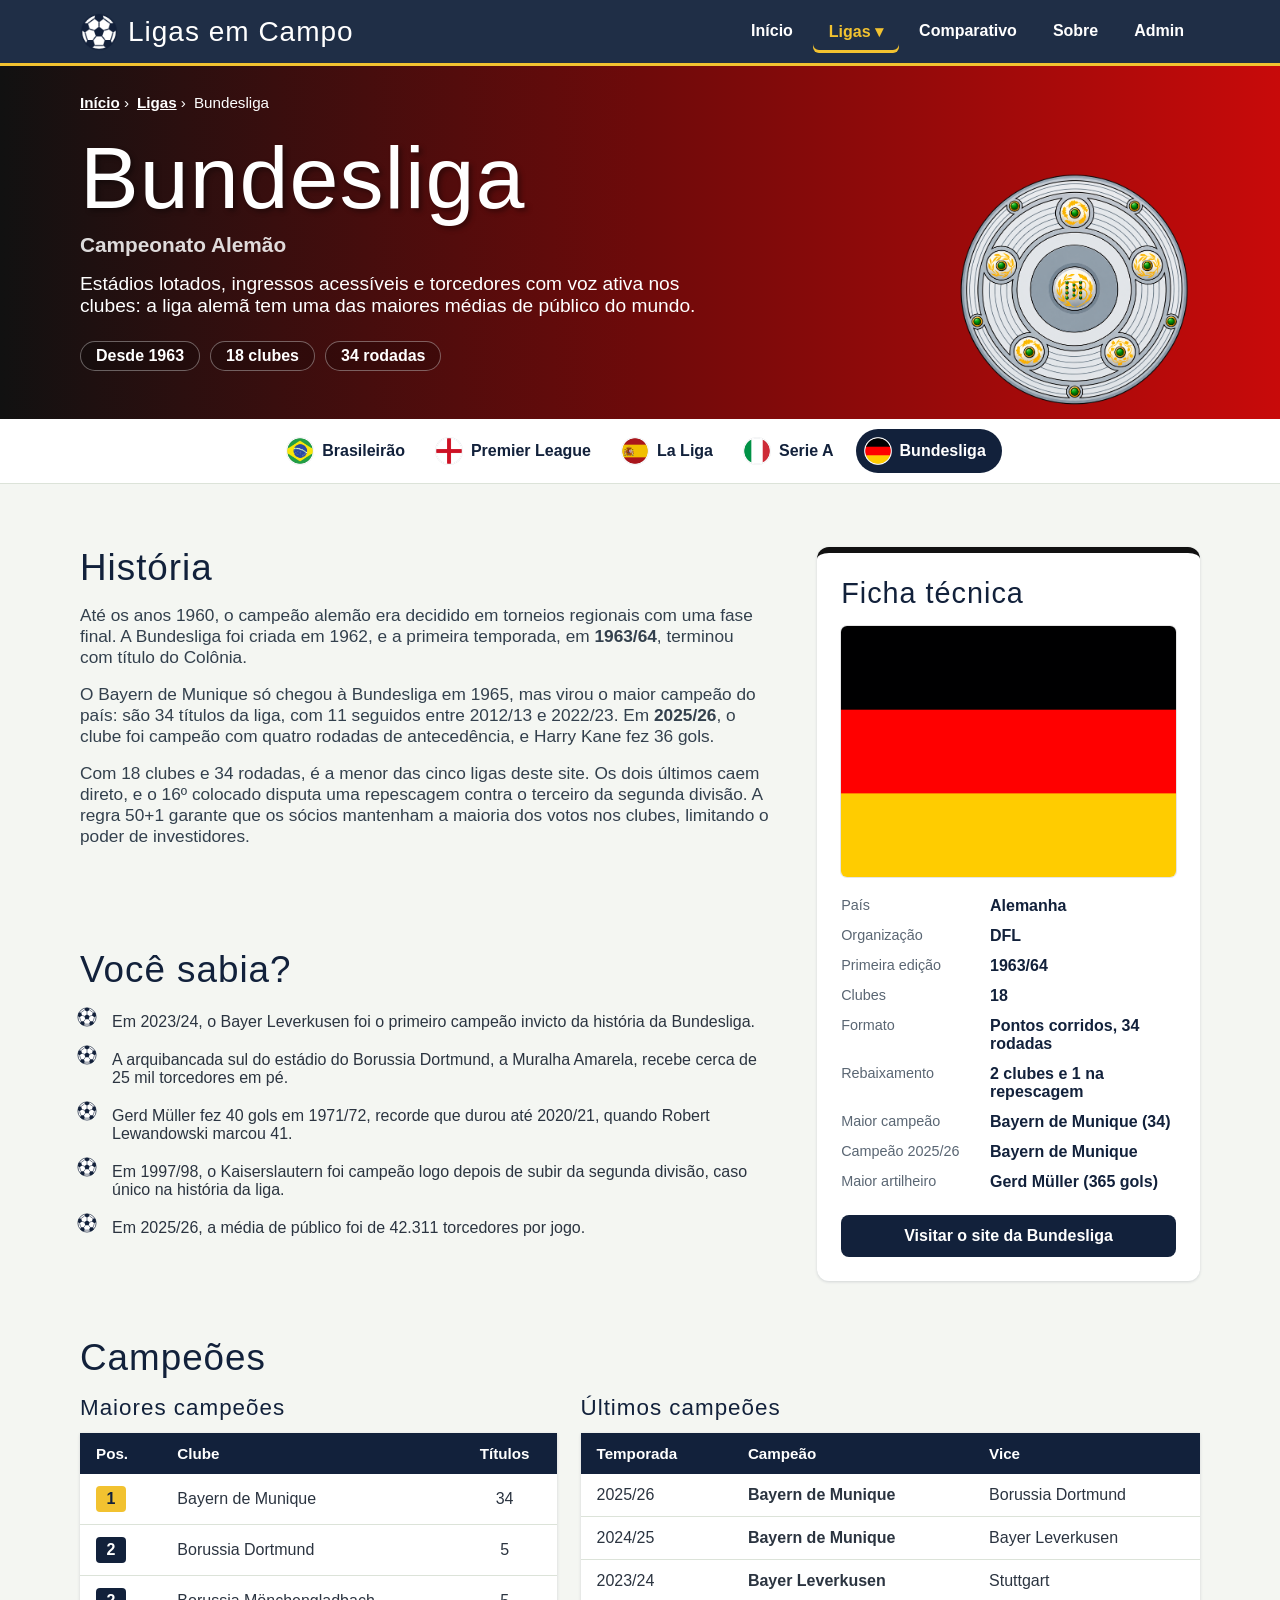
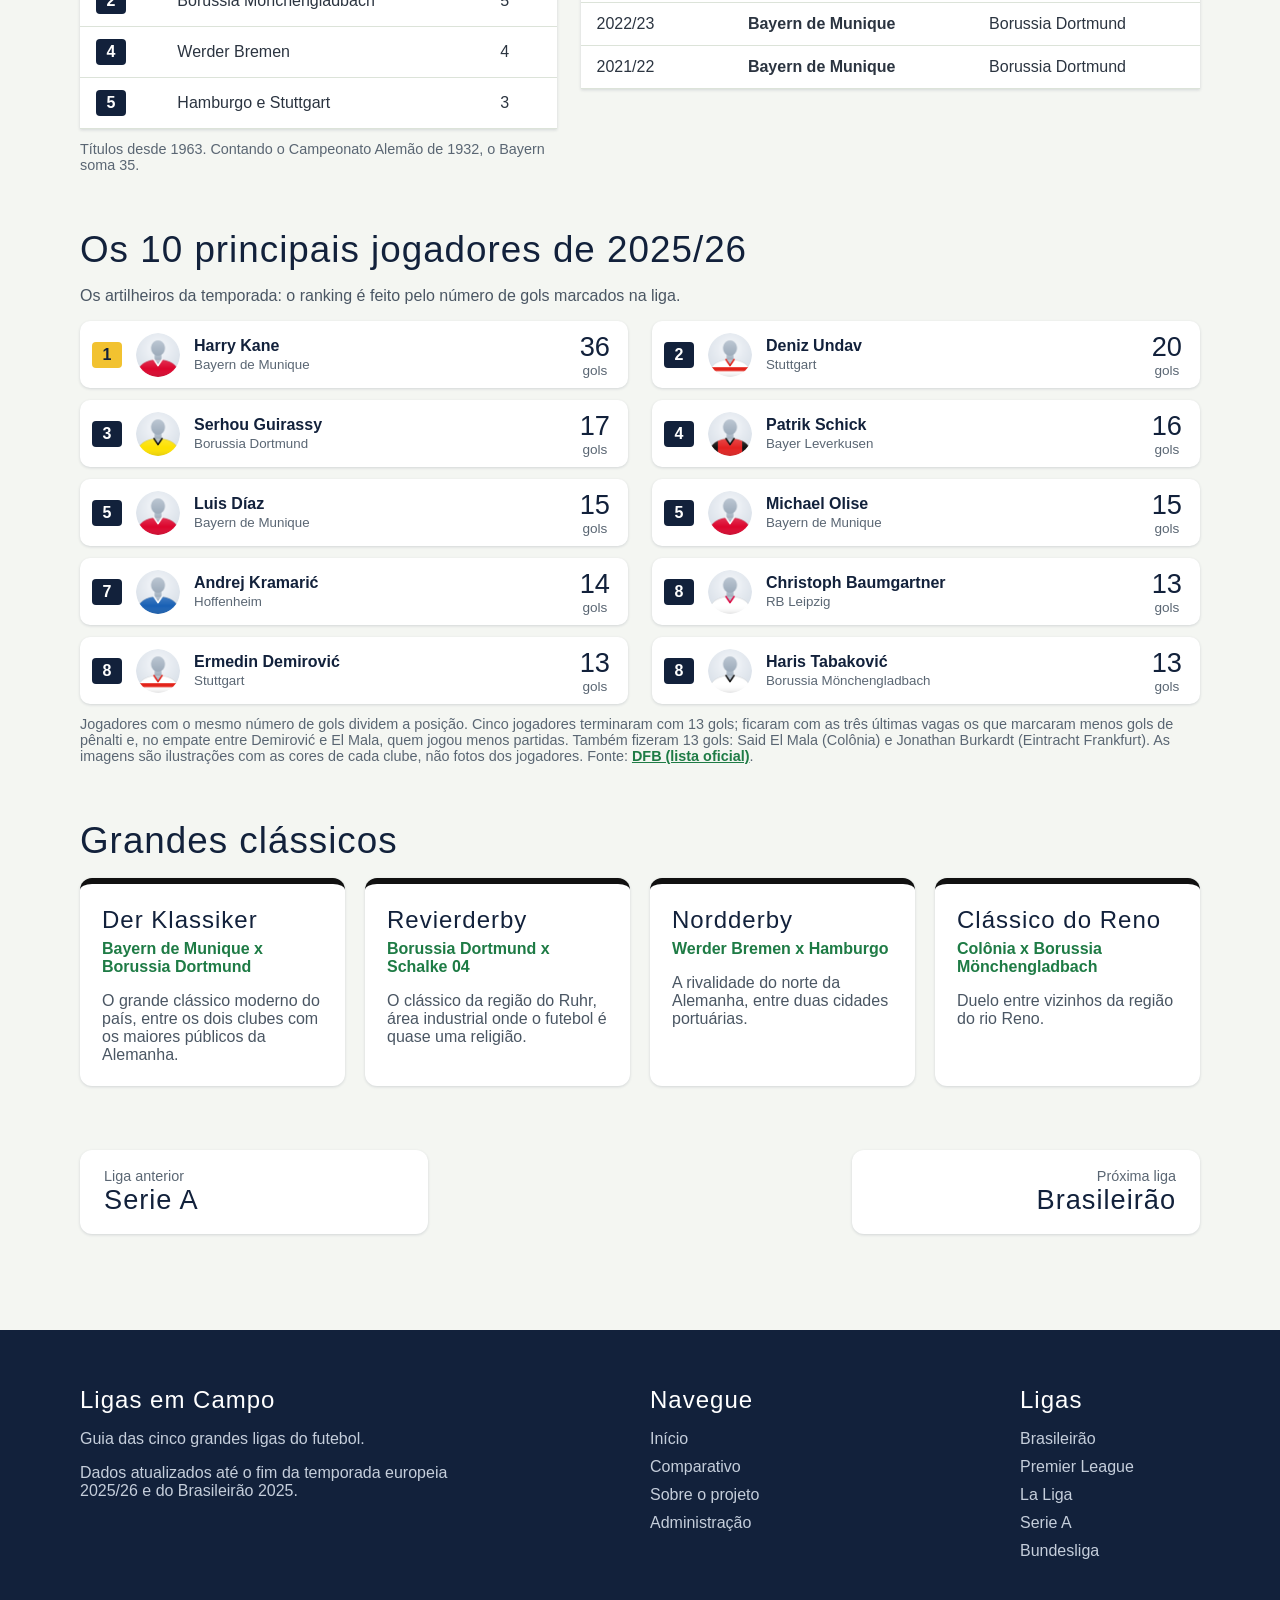
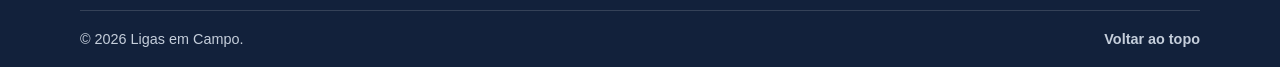
<file: bundesliga.html>
<!DOCTYPE html>
<html lang="pt-br">
<head>
    <meta charset="UTF-8">
    <meta name="viewport" content="width=device-width, initial-scale=1.0">
    <title>Bundesliga | Ligas em Campo</title>
    <link rel="stylesheet" href="./assets/css/style.css">
    <link rel="stylesheet" href="./assets/css/liga.css">
    <link rel="icon" href="./assets/img/icone-bola.png">
</head>
<body id="topo" class="liga-bundesliga">
    <!--
        LIGAS EM CAMPO - Página da liga: Bundesliga
        Trabalho 1 - Web Básico (HTML5 semântico e CSS3)
    -->

    <!-- ===== CABEÇALHO (igual em todas as páginas) ===== -->
    <header class="cabecalho">
        <div class="container cabecalho-conteudo">
            <a href="./index.html" class="marca">
                <img src="./assets/img/logo-bola.png" alt="Bola de futebol, símbolo do site">
                Ligas em Campo
            </a>
            <nav class="menu-principal" aria-label="Menu principal">
                <ul>
                    <li><a href="./index.html">Início</a></li>
                    <li>
                        <a href="./index.html#escalacao" class="ativo">Ligas ▾</a>
                        <!-- Submenu: aparece ao passar o mouse (CSS :hover) -->
                        <ul class="submenu">
                            <li><a href="./brasileirao.html"><img src="./assets/img/escudo-brasil.png" alt="Bandeira do Brasil"> Brasileirão</a></li>
                            <li><a href="./premier-league.html"><img src="./assets/img/escudo-inglaterra.png" alt="Bandeira da Inglaterra"> Premier League</a></li>
                            <li><a href="./la-liga.html"><img src="./assets/img/escudo-espanha.png" alt="Bandeira da Espanha"> La Liga</a></li>
                            <li><a href="./serie-a.html"><img src="./assets/img/escudo-italia.png" alt="Bandeira da Itália"> Serie A</a></li>
                            <li><a href="./bundesliga.html"><img src="./assets/img/escudo-alemanha.png" alt="Bandeira da Alemanha"> Bundesliga</a></li>
                        </ul>
                    </li>
                    <li><a href="./comparativo.html">Comparativo</a></li>
                    <li><a href="./sobre.html">Sobre</a></li>
                    <li><a href="./admin.html">Admin</a></li>
                </ul>
            </nav>
        </div>
    </header>

    <!-- ===== CONTEÚDO PRINCIPAL ===== -->
    <main>
        <!-- BANNER: FLEXBOX com o texto e a taça; a cor vem da classe do <body> -->
        <section class="banner-liga">
            <div class="container banner-conteudo">
                <div class="banner-texto">
                    <nav class="trilha" aria-label="Você está aqui">
                        <ol>
                            <li><a href="./index.html">Início</a> ›</li>
                            <li><a href="./index.html#escalacao">Ligas</a> ›</li>
                            <li>Bundesliga</li>
                        </ol>
                    </nav>
                    <h1>Bundesliga</h1>
                    <p class="banner-subtitulo">Campeonato Alemão</p>
                    <p class="banner-resumo">Estádios lotados, ingressos acessíveis e torcedores com voz ativa nos clubes: a liga alemã tem uma das maiores médias de público do mundo.</p>
                    <ul class="chips">
                        <li>Desde 1963</li>
                        <li>18 clubes</li>
                        <li>34 rodadas</li>
                    </ul>
                </div>
                <img src="./assets/img/taca-bundesliga.png" alt="Taça dourada com fitas preta, vermelha e amarela, as cores da bandeira da Alemanha" class="banner-taca">
            </div>
        </section>

        <!-- SELETOR DE LIGAS: FLEXBOX (a liga atual fica destacada) -->
        <nav class="trocar-liga" aria-label="Escolher outra liga">
            <ul>
                <li><a href="./brasileirao.html"><img src="./assets/img/escudo-brasil.png" alt="Bandeira do Brasil"> Brasileirão</a></li>
                <li><a href="./premier-league.html"><img src="./assets/img/escudo-inglaterra.png" alt="Bandeira da Inglaterra"> Premier League</a></li>
                <li><a href="./la-liga.html"><img src="./assets/img/escudo-espanha.png" alt="Bandeira da Espanha"> La Liga</a></li>
                <li><a href="./serie-a.html"><img src="./assets/img/escudo-italia.png" alt="Bandeira da Itália"> Serie A</a></li>
                <li><a href="./bundesliga.html" class="atual"><img src="./assets/img/escudo-alemanha.png" alt="Bandeira da Alemanha"> Bundesliga</a></li>
            </ul>
        </nav>

        <!-- CONTEÚDO: GRID com grid-template-areas (ver liga.css) -->
        <div class="container conteudo-liga">
            <article class="historia">
                <h2>História</h2>
                <p>Até os anos 1960, o campeão alemão era decidido em torneios regionais com uma fase final. A Bundesliga foi criada em 1962, e a primeira temporada, em <strong>1963/64</strong>, terminou com título do Colônia.</p>
                <p>O Bayern de Munique só chegou à Bundesliga em 1965, mas virou o maior campeão do país: são 34 títulos da liga, com 11 seguidos entre 2012/13 e 2022/23. Em <strong>2025/26</strong>, o clube foi campeão com quatro rodadas de antecedência, e Harry Kane fez 36 gols.</p>
                <p>Com 18 clubes e 34 rodadas, é a menor das cinco ligas deste site. Os dois últimos caem direto, e o 16º colocado disputa uma repescagem contra o terceiro da segunda divisão. A regra 50+1 garante que os sócios mantenham a maioria dos votos nos clubes, limitando o poder de investidores.</p>
            </article>

            <aside class="ficha">
                <h2>Ficha técnica</h2>
                <img src="./assets/img/bandeira-alemanha.png" alt="Bandeira da Alemanha" class="ficha-bandeira">
                <dl>
                    <dt>País</dt>
                    <dd>Alemanha</dd>
                    <dt>Organização</dt>
                    <dd>DFL</dd>
                    <dt>Primeira edição</dt>
                    <dd>1963/64</dd>
                    <dt>Clubes</dt>
                    <dd>18</dd>
                    <dt>Formato</dt>
                    <dd>Pontos corridos, 34 rodadas</dd>
                    <dt>Rebaixamento</dt>
                    <dd>2 clubes e 1 na repescagem</dd>
                    <dt>Maior campeão</dt>
                    <dd>Bayern de Munique (34)</dd>
                    <dt>Campeão 2025/26</dt>
                    <dd>Bayern de Munique</dd>
                    <dt>Maior artilheiro</dt>
                    <dd>Gerd Müller (365 gols)</dd>
                </dl>
                <a href="https://www.bundesliga.com" class="botao-site" target="_blank">Visitar o site da Bundesliga</a>
            </aside>

            <section class="curiosidades">
                <h2>Você sabia?</h2>
                <ul class="lista-bola">
                    <li>Em 2023/24, o Bayer Leverkusen foi o primeiro campeão invicto da história da Bundesliga.</li>
                    <li>A arquibancada sul do estádio do Borussia Dortmund, a Muralha Amarela, recebe cerca de 25 mil torcedores em pé.</li>
                    <li>Gerd Müller fez 40 gols em 1971/72, recorde que durou até 2020/21, quando Robert Lewandowski marcou 41.</li>
                    <li>Em 1997/98, o Kaiserslautern foi campeão logo depois de subir da segunda divisão, caso único na história da liga.</li>
                    <li>Em 2025/26, a média de público foi de 42.311 torcedores por jogo.</li>
                </ul>
            </section>

            <section class="campeoes">
                <h2>Campeões</h2>
                <div class="tabelas-campeoes">
                    <div>
                        <h3 class="titulo-tabela">Maiores campeões</h3>
                        <table>
                            <thead>
                                <tr>
                                    <th>Pos.</th>
                                    <th>Clube</th>
                                    <th class="numero">Títulos</th>
                                </tr>
                            </thead>
                            <tbody>
                                <tr class="lider">
                                    <td><span class="posicao">1</span></td>
                                    <td>Bayern de Munique</td>
                                    <td class="numero">34</td>
                                </tr>
                                <tr>
                                    <td><span class="posicao">2</span></td>
                                    <td>Borussia Dortmund</td>
                                    <td class="numero">5</td>
                                </tr>
                                <tr>
                                    <td><span class="posicao">2</span></td>
                                    <td>Borussia Mönchengladbach</td>
                                    <td class="numero">5</td>
                                </tr>
                                <tr>
                                    <td><span class="posicao">4</span></td>
                                    <td>Werder Bremen</td>
                                    <td class="numero">4</td>
                                </tr>
                                <tr>
                                    <td><span class="posicao">5</span></td>
                                    <td>Hamburgo e Stuttgart</td>
                                    <td class="numero">3</td>
                                </tr>
                            </tbody>
                        </table>
                        <p class="nota">Títulos desde 1963. Contando o Campeonato Alemão de 1932, o Bayern soma 35.</p>
                    </div>
                    <div>
                        <h3 class="titulo-tabela">Últimos campeões</h3>
                        <table>
                            <thead>
                                <tr>
                                    <th>Temporada</th>
                                    <th>Campeão</th>
                                    <th>Vice</th>
                                </tr>
                            </thead>
                            <tbody>
                                <tr>
                                    <td>2025/26</td>
                                    <td><strong>Bayern de Munique</strong></td>
                                    <td>Borussia Dortmund</td>
                                </tr>
                                <tr>
                                    <td>2024/25</td>
                                    <td><strong>Bayern de Munique</strong></td>
                                    <td>Bayer Leverkusen</td>
                                </tr>
                                <tr>
                                    <td>2023/24</td>
                                    <td><strong>Bayer Leverkusen</strong></td>
                                    <td>Stuttgart</td>
                                </tr>
                                <tr>
                                    <td>2022/23</td>
                                    <td><strong>Bayern de Munique</strong></td>
                                    <td>Borussia Dortmund</td>
                                </tr>
                                <tr>
                                    <td>2021/22</td>
                                    <td><strong>Bayern de Munique</strong></td>
                                    <td>Borussia Dortmund</td>
                                </tr>
                            </tbody>
                        </table>
                    </div>
                </div>
            </section>

            <!-- OS 10 PRINCIPAIS JOGADORES: lista numerada (ol) em GRID; cada item em FLEXBOX -->
            <section class="jogadores">
                <h2>Os 10 principais jogadores de 2025/26</h2>
                <p class="jogadores-intro">Os artilheiros da temporada: o ranking é feito pelo número de gols marcados na liga.</p>
                <ol class="lista-jogadores">
                    <li class="jogador lider">
                        <span class="posicao">1</span>
                        <img src="./assets/img/jogadores/harry-kane.png" alt="Ilustração de jogador com a camisa do Bayern de Munique">
                        <p class="jogador-nome">
                            <strong>Harry Kane</strong>
                            <small>Bayern de Munique</small>
                        </p>
                        <p class="jogador-gols"><strong>36</strong> gols</p>
                    </li>
                    <li class="jogador">
                        <span class="posicao">2</span>
                        <img src="./assets/img/jogadores/deniz-undav.png" alt="Ilustração de jogador com a camisa do Stuttgart">
                        <p class="jogador-nome">
                            <strong>Deniz Undav</strong>
                            <small>Stuttgart</small>
                        </p>
                        <p class="jogador-gols"><strong>20</strong> gols</p>
                    </li>
                    <li class="jogador">
                        <span class="posicao">3</span>
                        <img src="./assets/img/jogadores/serhou-guirassy.png" alt="Ilustração de jogador com a camisa do Borussia Dortmund">
                        <p class="jogador-nome">
                            <strong>Serhou Guirassy</strong>
                            <small>Borussia Dortmund</small>
                        </p>
                        <p class="jogador-gols"><strong>17</strong> gols</p>
                    </li>
                    <li class="jogador">
                        <span class="posicao">4</span>
                        <img src="./assets/img/jogadores/patrik-schick.png" alt="Ilustração de jogador com a camisa do Bayer Leverkusen">
                        <p class="jogador-nome">
                            <strong>Patrik Schick</strong>
                            <small>Bayer Leverkusen</small>
                        </p>
                        <p class="jogador-gols"><strong>16</strong> gols</p>
                    </li>
                    <li class="jogador">
                        <span class="posicao">5</span>
                        <img src="./assets/img/jogadores/luis-diaz.png" alt="Ilustração de jogador com a camisa do Bayern de Munique">
                        <p class="jogador-nome">
                            <strong>Luis Díaz</strong>
                            <small>Bayern de Munique</small>
                        </p>
                        <p class="jogador-gols"><strong>15</strong> gols</p>
                    </li>
                    <li class="jogador">
                        <span class="posicao">5</span>
                        <img src="./assets/img/jogadores/michael-olise.png" alt="Ilustração de jogador com a camisa do Bayern de Munique">
                        <p class="jogador-nome">
                            <strong>Michael Olise</strong>
                            <small>Bayern de Munique</small>
                        </p>
                        <p class="jogador-gols"><strong>15</strong> gols</p>
                    </li>
                    <li class="jogador">
                        <span class="posicao">7</span>
                        <img src="./assets/img/jogadores/andrej-kramaric.png" alt="Ilustração de jogador com a camisa do Hoffenheim">
                        <p class="jogador-nome">
                            <strong>Andrej Kramarić</strong>
                            <small>Hoffenheim</small>
                        </p>
                        <p class="jogador-gols"><strong>14</strong> gols</p>
                    </li>
                    <li class="jogador">
                        <span class="posicao">8</span>
                        <img src="./assets/img/jogadores/christoph-baumgartner.png" alt="Ilustração de jogador com a camisa do RB Leipzig">
                        <p class="jogador-nome">
                            <strong>Christoph Baumgartner</strong>
                            <small>RB Leipzig</small>
                        </p>
                        <p class="jogador-gols"><strong>13</strong> gols</p>
                    </li>
                    <li class="jogador">
                        <span class="posicao">8</span>
                        <img src="./assets/img/jogadores/ermedin-demirovic.png" alt="Ilustração de jogador com a camisa do Stuttgart">
                        <p class="jogador-nome">
                            <strong>Ermedin Demirović</strong>
                            <small>Stuttgart</small>
                        </p>
                        <p class="jogador-gols"><strong>13</strong> gols</p>
                    </li>
                    <li class="jogador">
                        <span class="posicao">8</span>
                        <img src="./assets/img/jogadores/haris-tabakovic.png" alt="Ilustração de jogador com a camisa do Borussia Mönchengladbach">
                        <p class="jogador-nome">
                            <strong>Haris Tabaković</strong>
                            <small>Borussia Mönchengladbach</small>
                        </p>
                        <p class="jogador-gols"><strong>13</strong> gols</p>
                    </li>
                </ol>
                <p class="nota">Jogadores com o mesmo número de gols dividem a posição. Cinco jogadores terminaram com 13 gols; ficaram com as três últimas vagas os que marcaram menos gols de pênalti e, no empate entre Demirović e El Mala, quem jogou menos partidas. Também fizeram 13 gols: Said El Mala (Colônia) e Jonathan Burkardt (Eintracht Frankfurt). As imagens são ilustrações com as cores de cada clube, não fotos dos jogadores. Fonte: <a href="https://datencenter.dfb.de/competitions/bundesliga/seasons/2025-2026/top_scorer" target="_blank">DFB (lista oficial)</a>.</p>
            </section>

            <section class="classicos">
                <h2>Grandes clássicos</h2>
                <div class="classicos-grade">
                    <article class="classico">
                        <h3>Der Klassiker</h3>
                        <p class="classico-times">Bayern de Munique x Borussia Dortmund</p>
                        <p>O grande clássico moderno do país, entre os dois clubes com os maiores públicos da Alemanha.</p>
                    </article>
                    <article class="classico">
                        <h3>Revierderby</h3>
                        <p class="classico-times">Borussia Dortmund x Schalke 04</p>
                        <p>O clássico da região do Ruhr, área industrial onde o futebol é quase uma religião.</p>
                    </article>
                    <article class="classico">
                        <h3>Nordderby</h3>
                        <p class="classico-times">Werder Bremen x Hamburgo</p>
                        <p>A rivalidade do norte da Alemanha, entre duas cidades portuárias.</p>
                    </article>
                    <article class="classico">
                        <h3>Clássico do Reno</h3>
                        <p class="classico-times">Colônia x Borussia Mönchengladbach</p>
                        <p>Duelo entre vizinhos da região do rio Reno.</p>
                    </article>
                </div>
            </section>
        </div>

        <!-- NAVEGAÇÃO ENTRE LIGAS: FLEXBOX com um link em cada ponta -->
        <nav class="container paginacao" aria-label="Liga anterior e próxima liga">
            <a href="./serie-a.html">
                <span>Liga anterior</span>
                <strong>Serie A</strong>
            </a>
            <a href="./brasileirao.html">
                <span>Próxima liga</span>
                <strong>Brasileirão</strong>
            </a>
        </nav>
    </main>

    <!-- ===== RODAPÉ (igual em todas as páginas) ===== -->
    <footer class="rodape">
        <div class="container rodape-colunas">
            <section class="rodape-sobre">
                <h2>Ligas em Campo</h2>
                <p>Guia das cinco grandes ligas do futebol.</p>
                <p>Dados atualizados até o fim da temporada europeia 2025/26 e do Brasileirão 2025.</p>
            </section>
            <nav class="rodape-links" aria-label="Mapa do site">
                <h2>Navegue</h2>
                <ul>
                    <li><a href="./index.html">Início</a></li>
                    <li><a href="./comparativo.html">Comparativo</a></li>
                    <li><a href="./sobre.html">Sobre o projeto</a></li>
                    <li><a href="./admin.html">Administração</a></li>
                </ul>
            </nav>
            <nav class="rodape-links" aria-label="Ligas">
                <h2>Ligas</h2>
                <ul>
                    <li><a href="./brasileirao.html">Brasileirão</a></li>
                    <li><a href="./premier-league.html">Premier League</a></li>
                    <li><a href="./la-liga.html">La Liga</a></li>
                    <li><a href="./serie-a.html">Serie A</a></li>
                    <li><a href="./bundesliga.html">Bundesliga</a></li>
                </ul>
            </nav>
        </div>
        <div class="container rodape-base">
            <p>&copy; 2026 Ligas em Campo.</p>
            <a href="#topo">Voltar ao topo</a>
        </div>
    </footer>
</body>
</html>
</file>
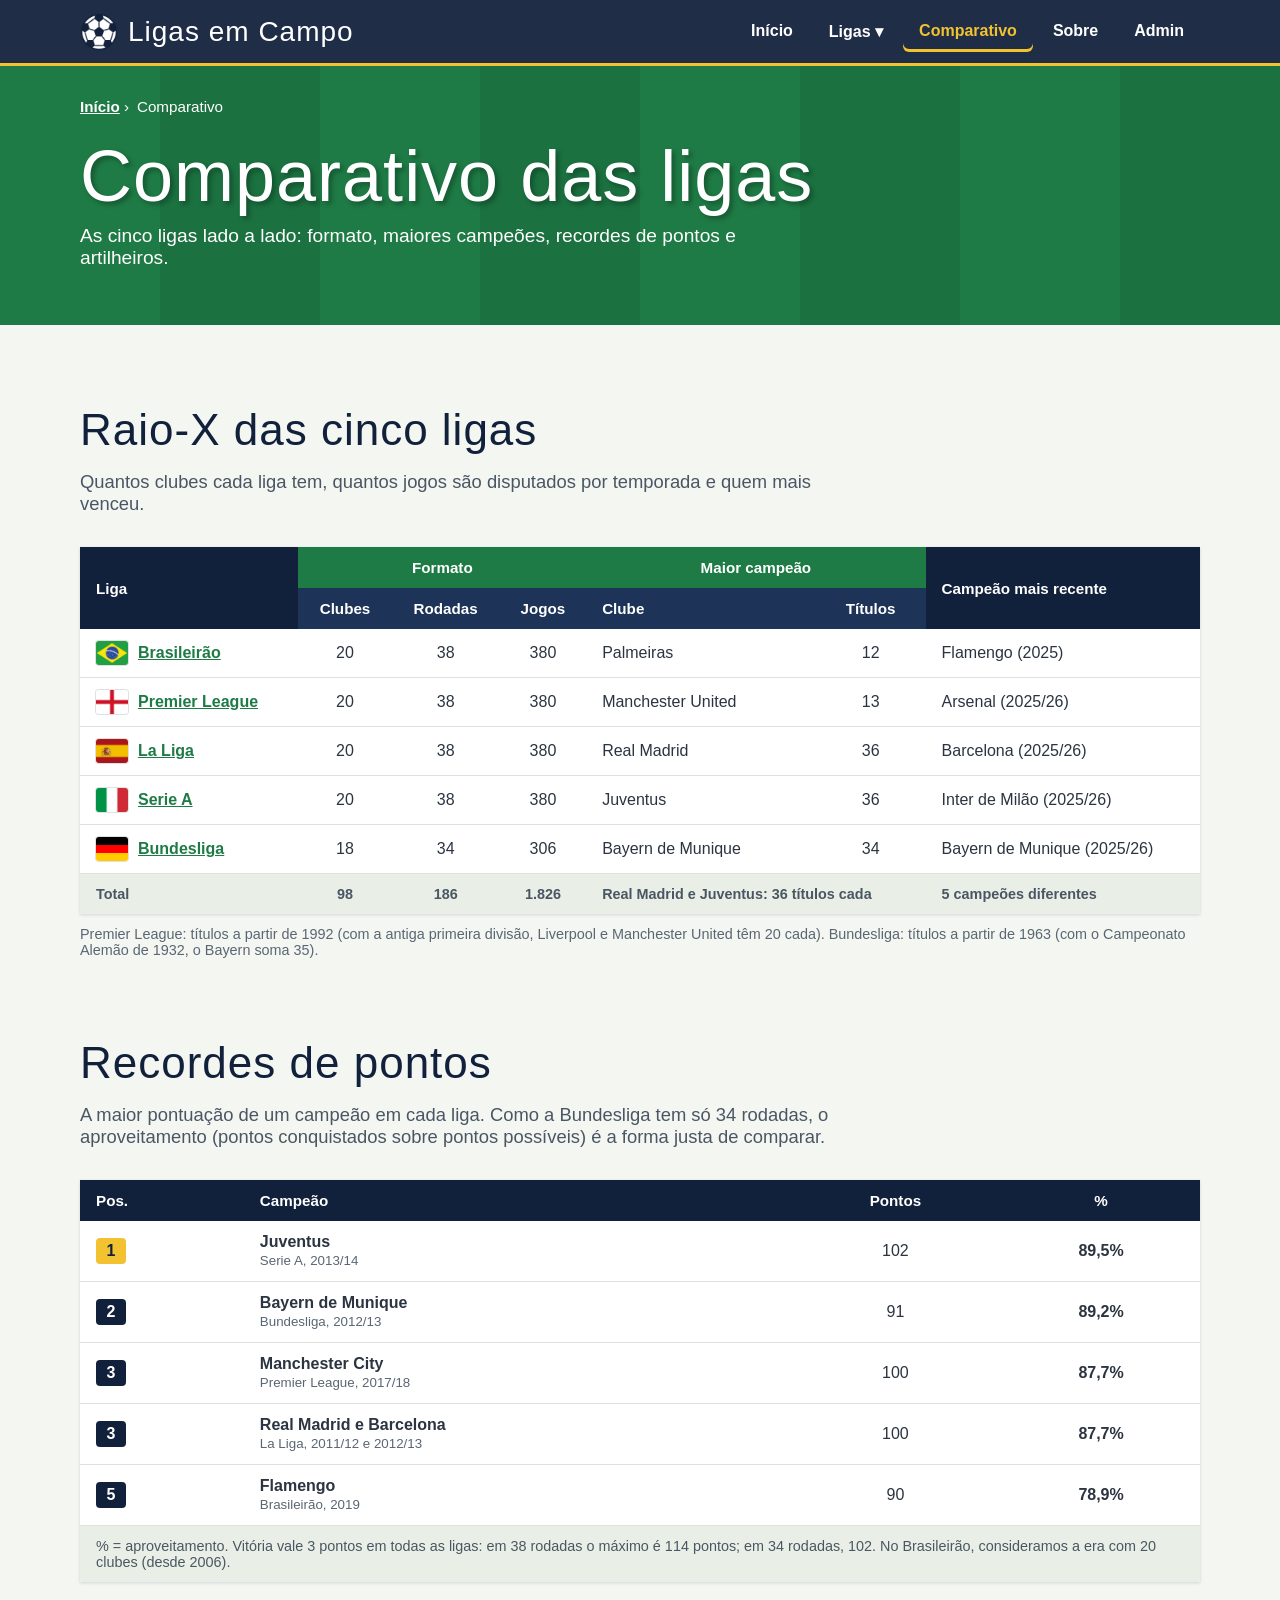
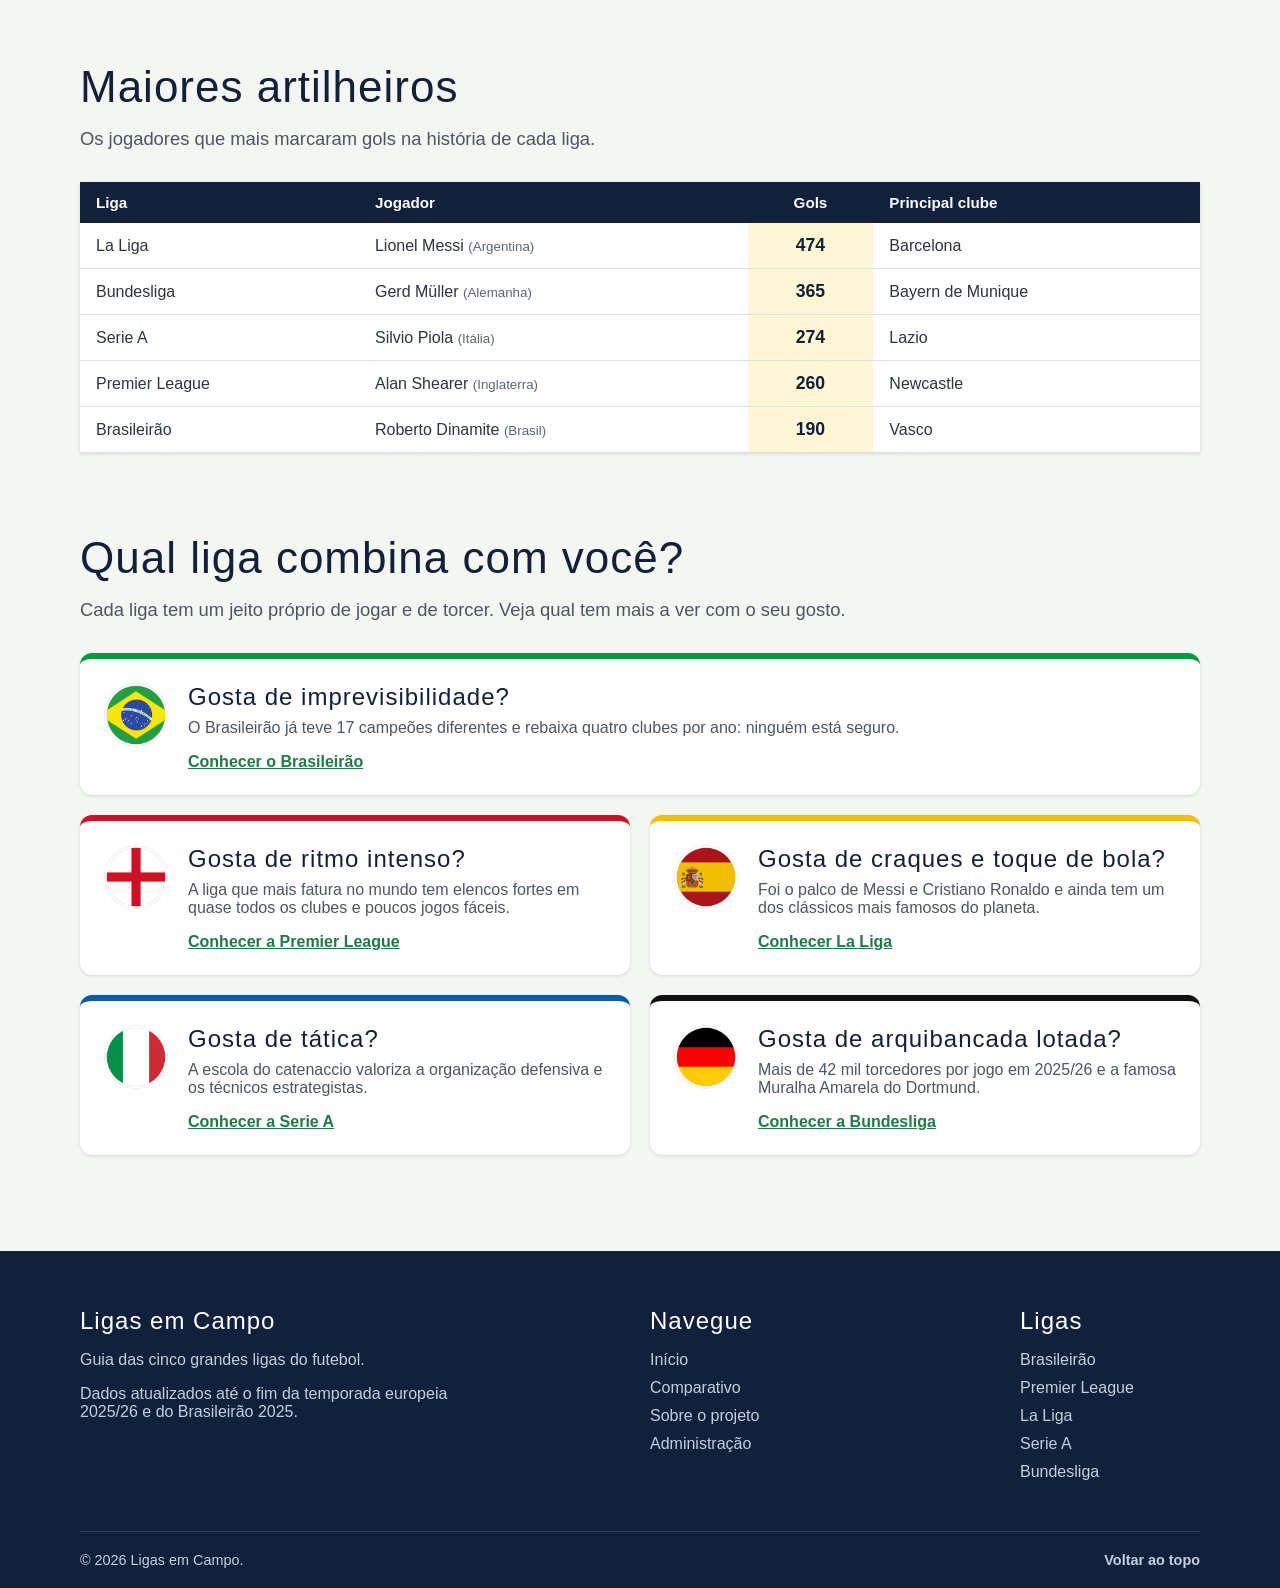
<file: comparativo.html>
<!DOCTYPE html>
<html lang="pt-br">
<head>
    <meta charset="UTF-8">
    <meta name="viewport" content="width=device-width, initial-scale=1.0">
    <title>Comparativo | Ligas em Campo</title>
    <link rel="stylesheet" href="./assets/css/style.css">
    <link rel="stylesheet" href="./assets/css/comparativo.css">
    <link rel="icon" href="./assets/img/icone-bola.png">
</head>
<body id="topo">
    <!--
        LIGAS EM CAMPO - Comparativo entre as ligas
        Trabalho 1 - Web Básico (HTML5 semântico e CSS3)
    -->

    <!-- ===== CABEÇALHO (igual em todas as páginas) ===== -->
    <header class="cabecalho">
        <div class="container cabecalho-conteudo">
            <a href="./index.html" class="marca">
                <img src="./assets/img/logo-bola.png" alt="Bola de futebol, símbolo do site">
                Ligas em Campo
            </a>
            <nav class="menu-principal" aria-label="Menu principal">
                <ul>
                    <li><a href="./index.html">Início</a></li>
                    <li>
                        <a href="./index.html#escalacao">Ligas ▾</a>
                        <!-- Submenu: aparece ao passar o mouse (CSS :hover) -->
                        <ul class="submenu">
                            <li><a href="./brasileirao.html"><img src="./assets/img/escudo-brasil.png" alt="Bandeira do Brasil"> Brasileirão</a></li>
                            <li><a href="./premier-league.html"><img src="./assets/img/escudo-inglaterra.png" alt="Bandeira da Inglaterra"> Premier League</a></li>
                            <li><a href="./la-liga.html"><img src="./assets/img/escudo-espanha.png" alt="Bandeira da Espanha"> La Liga</a></li>
                            <li><a href="./serie-a.html"><img src="./assets/img/escudo-italia.png" alt="Bandeira da Itália"> Serie A</a></li>
                            <li><a href="./bundesliga.html"><img src="./assets/img/escudo-alemanha.png" alt="Bandeira da Alemanha"> Bundesliga</a></li>
                        </ul>
                    </li>
                    <li><a href="./comparativo.html" class="ativo">Comparativo</a></li>
                    <li><a href="./sobre.html">Sobre</a></li>
                    <li><a href="./admin.html">Admin</a></li>
                </ul>
            </nav>
        </div>
    </header>

    <!-- ===== CONTEÚDO PRINCIPAL ===== -->
    <main>
        <!-- BANNER com listras de gramado (linear-gradient) -->
        <section class="banner-pagina">
            <div class="container">
                <nav class="trilha" aria-label="Você está aqui">
                    <ol>
                        <li><a href="./index.html">Início</a> ›</li>
                        <li>Comparativo</li>
                    </ol>
                </nav>
                <h1>Comparativo das ligas</h1>
                <p>As cinco ligas lado a lado: formato, maiores campeões, recordes de pontos e artilheiros.</p>
            </div>
        </section>

        <!-- RAIO-X: tabela com cabeçalho em dois níveis (colspan e rowspan) -->
        <section class="secao">
            <div class="container">
                <h2 class="secao-titulo">Raio-X das cinco ligas</h2>
                <p class="secao-intro">Quantos clubes cada liga tem, quantos jogos são disputados por temporada e quem mais venceu.</p>
                <table class="tabela-raio-x">
                    <thead>
                        <tr>
                            <th rowspan="2">Liga</th>
                            <th colspan="3" class="grupo col-formato">Formato</th>
                            <th colspan="2" class="grupo">Maior campeão</th>
                            <th rowspan="2" class="col-atual">Campeão mais recente</th>
                        </tr>
                        <tr>
                            <th class="col-formato numero">Clubes</th>
                            <th class="col-formato numero">Rodadas</th>
                            <th class="col-formato numero">Jogos</th>
                            <th>Clube</th>
                            <th class="numero">Títulos</th>
                        </tr>
                    </thead>
                    <tbody>
                        <tr>
                            <td><a href="./brasileirao.html" class="celula-liga"><img src="./assets/img/bandeira-brasil.png" alt="Bandeira do Brasil"> Brasileirão</a></td>
                            <td class="col-formato numero">20</td>
                            <td class="col-formato numero">38</td>
                            <td class="col-formato numero">380</td>
                            <td>Palmeiras</td>
                            <td class="numero">12</td>
                            <td class="col-atual">Flamengo (2025)</td>
                        </tr>
                        <tr>
                            <td><a href="./premier-league.html" class="celula-liga"><img src="./assets/img/bandeira-inglaterra.png" alt="Bandeira da Inglaterra"> Premier League</a></td>
                            <td class="col-formato numero">20</td>
                            <td class="col-formato numero">38</td>
                            <td class="col-formato numero">380</td>
                            <td>Manchester United</td>
                            <td class="numero">13</td>
                            <td class="col-atual">Arsenal (2025/26)</td>
                        </tr>
                        <tr>
                            <td><a href="./la-liga.html" class="celula-liga"><img src="./assets/img/bandeira-espanha.png" alt="Bandeira da Espanha"> La Liga</a></td>
                            <td class="col-formato numero">20</td>
                            <td class="col-formato numero">38</td>
                            <td class="col-formato numero">380</td>
                            <td>Real Madrid</td>
                            <td class="numero">36</td>
                            <td class="col-atual">Barcelona (2025/26)</td>
                        </tr>
                        <tr>
                            <td><a href="./serie-a.html" class="celula-liga"><img src="./assets/img/bandeira-italia.png" alt="Bandeira da Itália"> Serie A</a></td>
                            <td class="col-formato numero">20</td>
                            <td class="col-formato numero">38</td>
                            <td class="col-formato numero">380</td>
                            <td>Juventus</td>
                            <td class="numero">36</td>
                            <td class="col-atual">Inter de Milão (2025/26)</td>
                        </tr>
                        <tr>
                            <td><a href="./bundesliga.html" class="celula-liga"><img src="./assets/img/bandeira-alemanha.png" alt="Bandeira da Alemanha"> Bundesliga</a></td>
                            <td class="col-formato numero">18</td>
                            <td class="col-formato numero">34</td>
                            <td class="col-formato numero">306</td>
                            <td>Bayern de Munique</td>
                            <td class="numero">34</td>
                            <td class="col-atual">Bayern de Munique (2025/26)</td>
                        </tr>
                    </tbody>
                    <tfoot>
                        <tr>
                            <td>Total</td>
                            <td class="col-formato numero">98</td>
                            <td class="col-formato numero">186</td>
                            <td class="col-formato numero">1.826</td>
                            <td colspan="2">Real Madrid e Juventus: 36 títulos cada</td>
                            <td class="col-atual">5 campeões diferentes</td>
                        </tr>
                    </tfoot>
                </table>
                <p class="nota">Premier League: títulos a partir de 1992 (com a antiga primeira divisão, Liverpool e Manchester United têm 20 cada). Bundesliga: títulos a partir de 1963 (com o Campeonato Alemão de 1932, o Bayern soma 35).</p>
            </div>
        </section>

        <!-- RECORDES: tabela ordenada pelo aproveitamento -->
        <section class="secao">
            <div class="container">
                <h2 class="secao-titulo">Recordes de pontos</h2>
                <p class="secao-intro">A maior pontuação de um campeão em cada liga. Como a Bundesliga tem só 34 rodadas, o aproveitamento (pontos conquistados sobre pontos possíveis) é a forma justa de comparar.</p>
                <table>
                    <thead>
                        <tr>
                            <th>Pos.</th>
                            <th>Campeão</th>
                            <th class="numero">Pontos</th>
                            <th class="numero">%</th>
                        </tr>
                    </thead>
                    <tbody>
                        <tr class="lider">
                            <td><span class="posicao">1</span></td>
                            <td><strong>Juventus</strong><br><small>Serie A, 2013/14</small></td>
                            <td class="numero">102</td>
                            <td class="numero"><strong>89,5%</strong></td>
                        </tr>
                        <tr>
                            <td><span class="posicao">2</span></td>
                            <td><strong>Bayern de Munique</strong><br><small>Bundesliga, 2012/13</small></td>
                            <td class="numero">91</td>
                            <td class="numero"><strong>89,2%</strong></td>
                        </tr>
                        <tr>
                            <td><span class="posicao">3</span></td>
                            <td><strong>Manchester City</strong><br><small>Premier League, 2017/18</small></td>
                            <td class="numero">100</td>
                            <td class="numero"><strong>87,7%</strong></td>
                        </tr>
                        <tr>
                            <td><span class="posicao">3</span></td>
                            <td><strong>Real Madrid e Barcelona</strong><br><small>La Liga, 2011/12 e 2012/13</small></td>
                            <td class="numero">100</td>
                            <td class="numero"><strong>87,7%</strong></td>
                        </tr>
                        <tr>
                            <td><span class="posicao">5</span></td>
                            <td><strong>Flamengo</strong><br><small>Brasileirão, 2019</small></td>
                            <td class="numero">90</td>
                            <td class="numero"><strong>78,9%</strong></td>
                        </tr>
                    </tbody>
                    <tfoot>
                        <tr>
                            <td colspan="4">% = aproveitamento. Vitória vale 3 pontos em todas as ligas: em 38 rodadas o máximo é 114 pontos; em 34 rodadas, 102. No Brasileirão, consideramos a era com 20 clubes (desde 2006).</td>
                        </tr>
                    </tfoot>
                </table>
            </div>
        </section>

        <!-- ARTILHEIROS: coluna de gols destacada com colgroup -->
        <section class="secao">
            <div class="container">
                <h2 class="secao-titulo">Maiores artilheiros</h2>
                <p class="secao-intro">Os jogadores que mais marcaram gols na história de cada liga.</p>
                <table>
                    <colgroup>
                        <col>
                        <col>
                        <col class="coluna-destaque">
                        <col>
                    </colgroup>
                    <thead>
                        <tr>
                            <th>Liga</th>
                            <th>Jogador</th>
                            <th class="numero">Gols</th>
                            <th>Principal clube</th>
                        </tr>
                    </thead>
                    <tbody>
                        <tr>
                            <td>La Liga</td>
                            <td>Lionel Messi <small>(Argentina)</small></td>
                            <td class="numero gols">474</td>
                            <td>Barcelona</td>
                        </tr>
                        <tr>
                            <td>Bundesliga</td>
                            <td>Gerd Müller <small>(Alemanha)</small></td>
                            <td class="numero gols">365</td>
                            <td>Bayern de Munique</td>
                        </tr>
                        <tr>
                            <td>Serie A</td>
                            <td>Silvio Piola <small>(Itália)</small></td>
                            <td class="numero gols">274</td>
                            <td>Lazio</td>
                        </tr>
                        <tr>
                            <td>Premier League</td>
                            <td>Alan Shearer <small>(Inglaterra)</small></td>
                            <td class="numero gols">260</td>
                            <td>Newcastle</td>
                        </tr>
                        <tr>
                            <td>Brasileirão</td>
                            <td>Roberto Dinamite <small>(Brasil)</small></td>
                            <td class="numero gols">190</td>
                            <td>Vasco</td>
                        </tr>
                    </tbody>
                </table>
            </div>
        </section>

        <!-- PERFIS: GRID com repeat(auto-fit, minmax()) -->
        <section class="secao">
            <div class="container">
                <h2 class="secao-titulo">Qual liga combina com você?</h2>
                <p class="secao-intro">Cada liga tem um jeito próprio de jogar e de torcer. Veja qual tem mais a ver com o seu gosto.</p>
                <div class="perfis">
                    <article class="perfil perfil-brasileirao perfil-destaque">
                        <img src="./assets/img/escudo-brasil.png" alt="Bandeira do Brasil">
                        <div>
                            <h3>Gosta de imprevisibilidade?</h3>
                            <p>O Brasileirão já teve 17 campeões diferentes e rebaixa quatro clubes por ano: ninguém está seguro.</p>
                            <a href="./brasileirao.html">Conhecer o Brasileirão</a>
                        </div>
                    </article>
                    <article class="perfil perfil-premier">
                        <img src="./assets/img/escudo-inglaterra.png" alt="Bandeira da Inglaterra">
                        <div>
                            <h3>Gosta de ritmo intenso?</h3>
                            <p>A liga que mais fatura no mundo tem elencos fortes em quase todos os clubes e poucos jogos fáceis.</p>
                            <a href="./premier-league.html">Conhecer a Premier League</a>
                        </div>
                    </article>
                    <article class="perfil perfil-laliga">
                        <img src="./assets/img/escudo-espanha.png" alt="Bandeira da Espanha">
                        <div>
                            <h3>Gosta de craques e toque de bola?</h3>
                            <p>Foi o palco de Messi e Cristiano Ronaldo e ainda tem um dos clássicos mais famosos do planeta.</p>
                            <a href="./la-liga.html">Conhecer La Liga</a>
                        </div>
                    </article>
                    <article class="perfil perfil-seriea">
                        <img src="./assets/img/escudo-italia.png" alt="Bandeira da Itália">
                        <div>
                            <h3>Gosta de tática?</h3>
                            <p>A escola do catenaccio valoriza a organização defensiva e os técnicos estrategistas.</p>
                            <a href="./serie-a.html">Conhecer a Serie A</a>
                        </div>
                    </article>
                    <article class="perfil perfil-bundesliga">
                        <img src="./assets/img/escudo-alemanha.png" alt="Bandeira da Alemanha">
                        <div>
                            <h3>Gosta de arquibancada lotada?</h3>
                            <p>Mais de 42 mil torcedores por jogo em 2025/26 e a famosa Muralha Amarela do Dortmund.</p>
                            <a href="./bundesliga.html">Conhecer a Bundesliga</a>
                        </div>
                    </article>
                </div>
            </div>
        </section>
    </main>

    <!-- ===== RODAPÉ (igual em todas as páginas) ===== -->
    <footer class="rodape">
        <div class="container rodape-colunas">
            <section class="rodape-sobre">
                <h2>Ligas em Campo</h2>
                <p>Guia das cinco grandes ligas do futebol.</p>
                <p>Dados atualizados até o fim da temporada europeia 2025/26 e do Brasileirão 2025.</p>
            </section>
            <nav class="rodape-links" aria-label="Mapa do site">
                <h2>Navegue</h2>
                <ul>
                    <li><a href="./index.html">Início</a></li>
                    <li><a href="./comparativo.html">Comparativo</a></li>
                    <li><a href="./sobre.html">Sobre o projeto</a></li>
                    <li><a href="./admin.html">Administração</a></li>
                </ul>
            </nav>
            <nav class="rodape-links" aria-label="Ligas">
                <h2>Ligas</h2>
                <ul>
                    <li><a href="./brasileirao.html">Brasileirão</a></li>
                    <li><a href="./premier-league.html">Premier League</a></li>
                    <li><a href="./la-liga.html">La Liga</a></li>
                    <li><a href="./serie-a.html">Serie A</a></li>
                    <li><a href="./bundesliga.html">Bundesliga</a></li>
                </ul>
            </nav>
        </div>
        <div class="container rodape-base">
            <p>&copy; 2026 Ligas em Campo.</p>
            <a href="#topo">Voltar ao topo</a>
        </div>
    </footer>
</body>
</html>
</file>
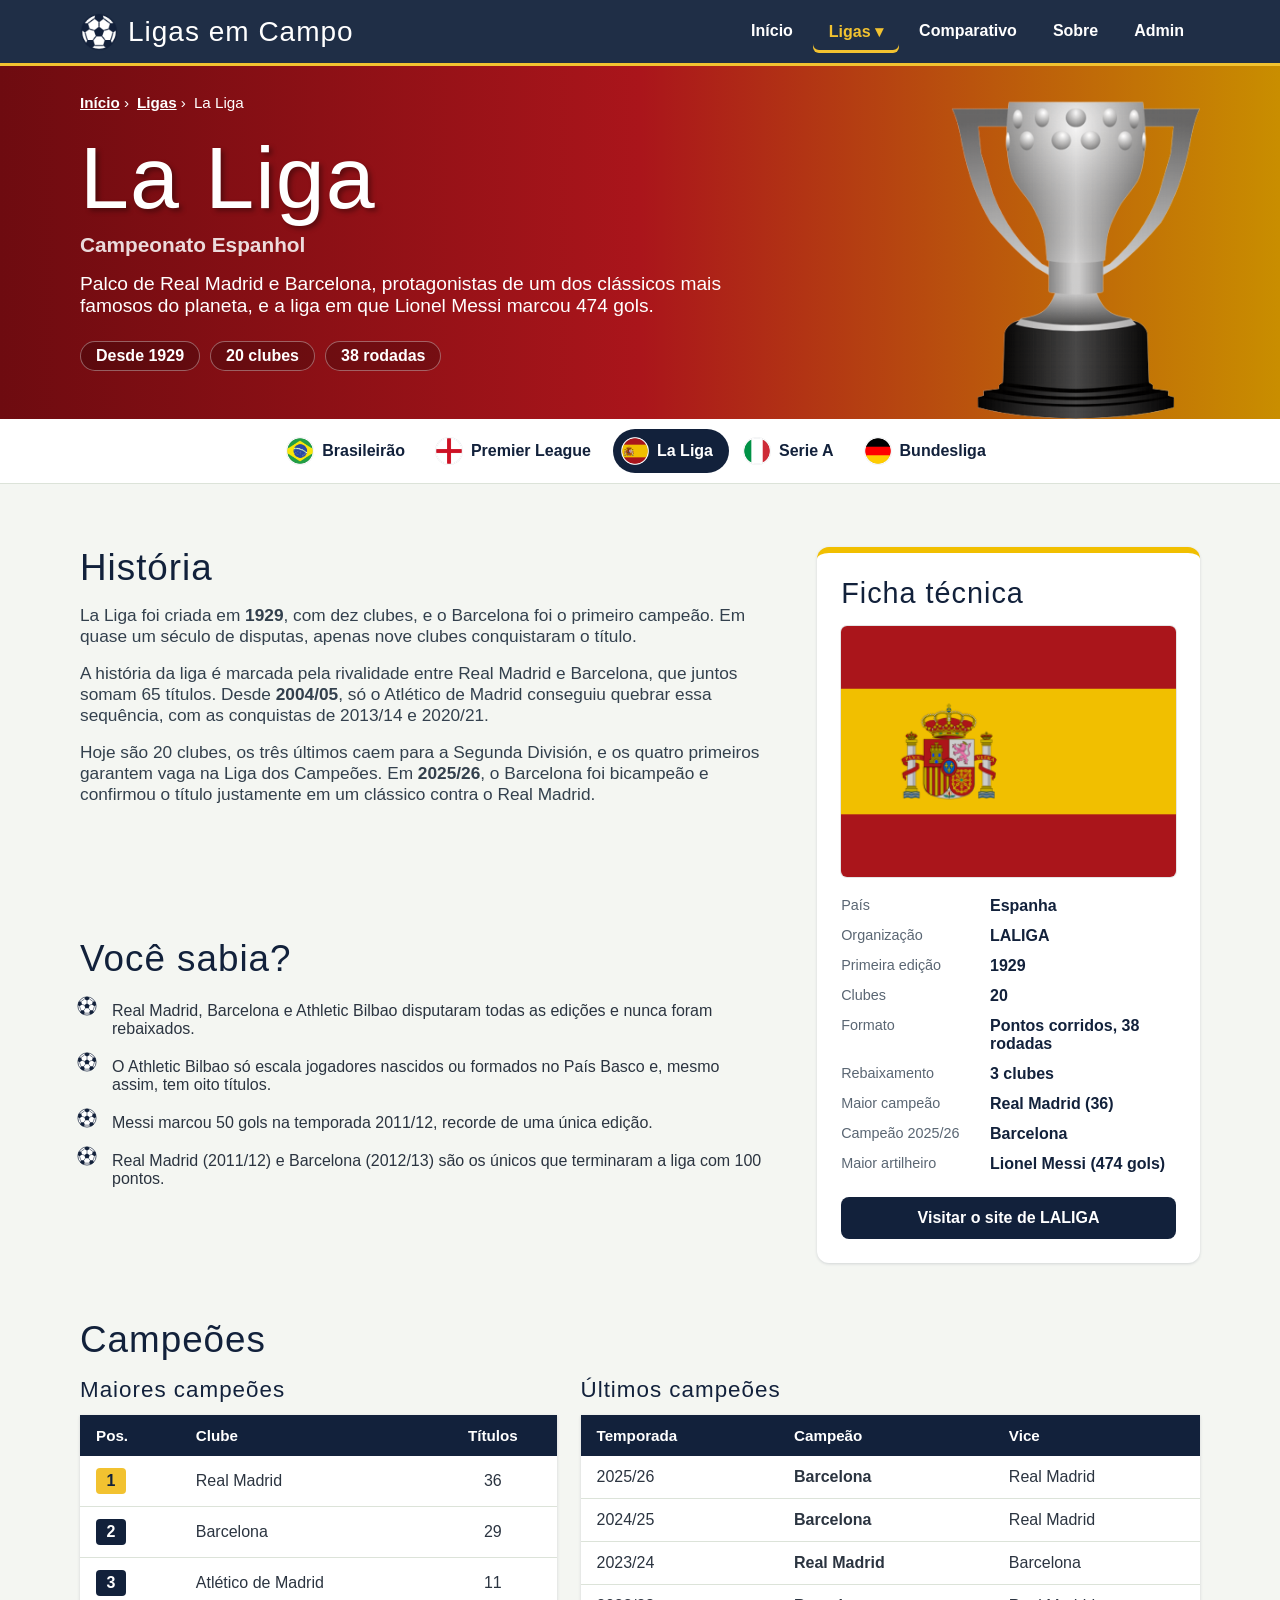
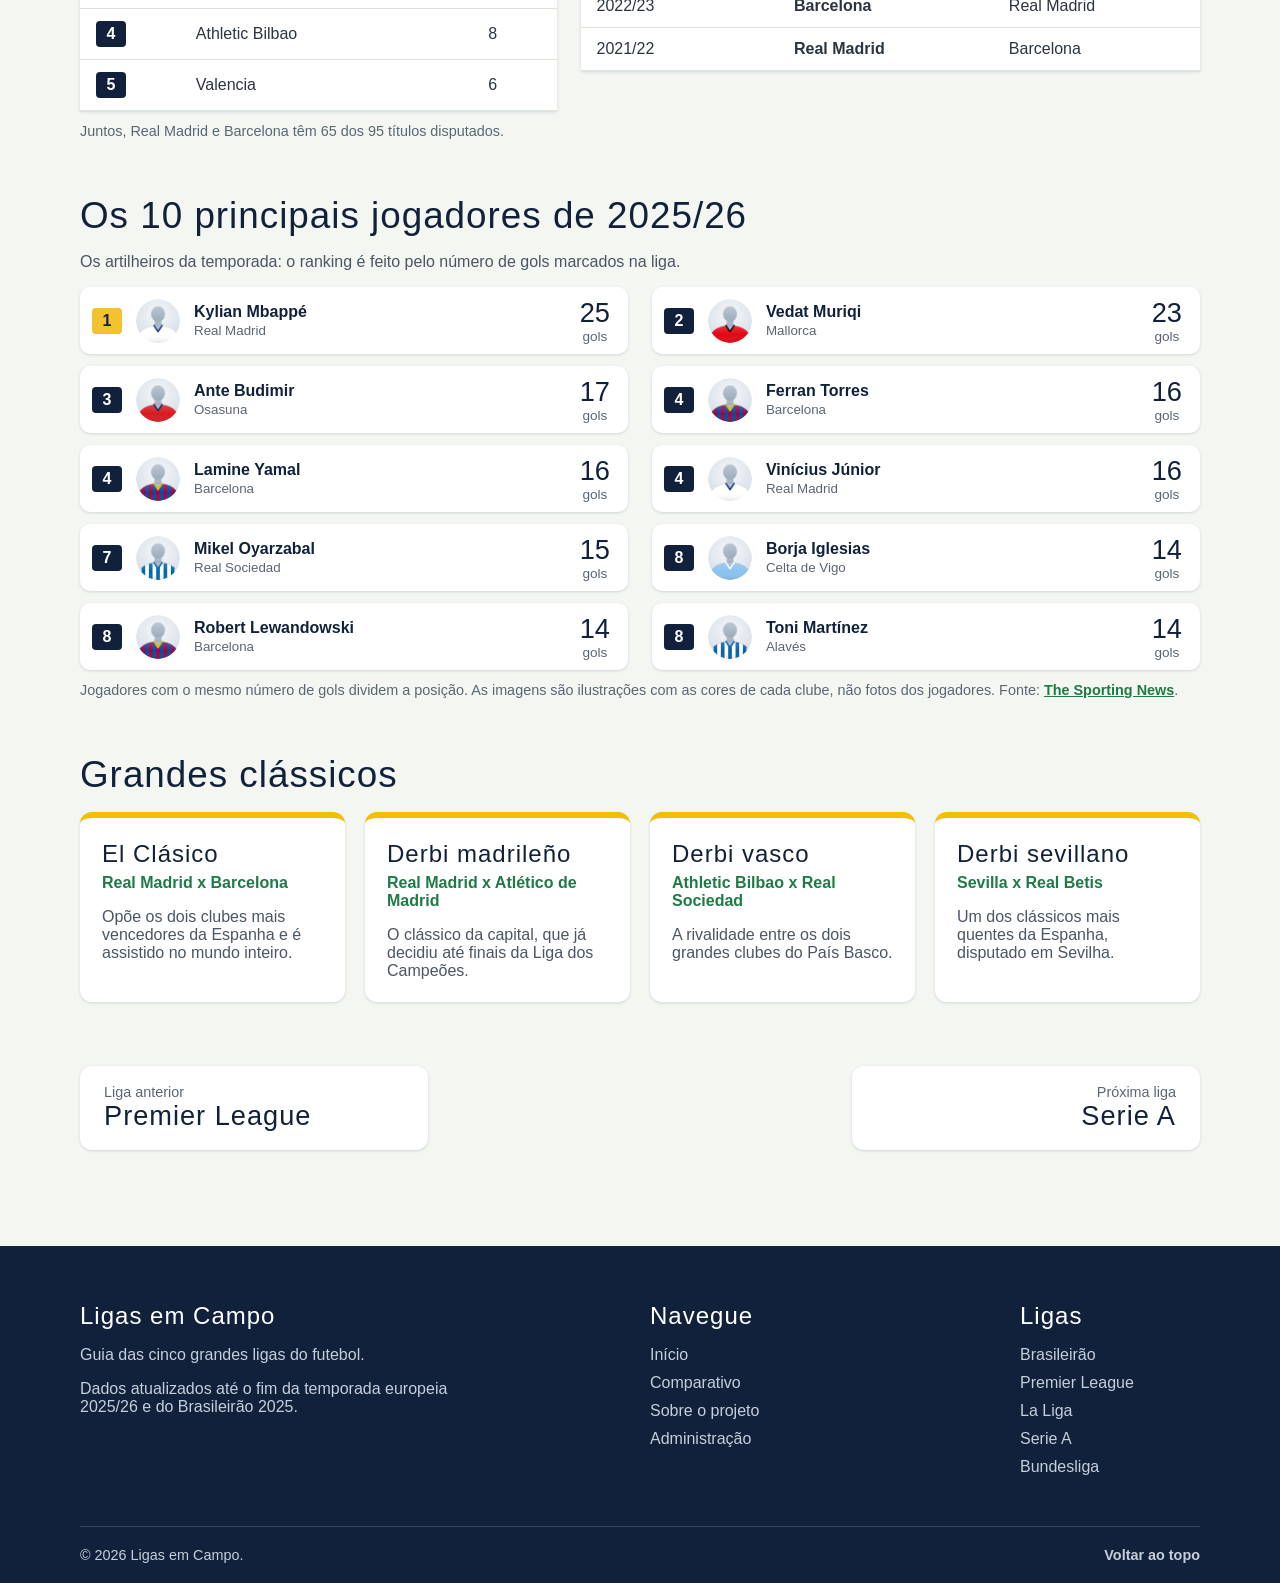
<file: la-liga.html>
<!DOCTYPE html>
<html lang="pt-br">
<head>
    <meta charset="UTF-8">
    <meta name="viewport" content="width=device-width, initial-scale=1.0">
    <title>La Liga | Ligas em Campo</title>
    <link rel="stylesheet" href="./assets/css/style.css">
    <link rel="stylesheet" href="./assets/css/liga.css">
    <link rel="icon" href="./assets/img/icone-bola.png">
</head>
<body id="topo" class="liga-laliga">
    <!--
        LIGAS EM CAMPO - Página da liga: La Liga
        Trabalho 1 - Web Básico (HTML5 semântico e CSS3)
    -->

    <!-- ===== CABEÇALHO (igual em todas as páginas) ===== -->
    <header class="cabecalho">
        <div class="container cabecalho-conteudo">
            <a href="./index.html" class="marca">
                <img src="./assets/img/logo-bola.png" alt="Bola de futebol, símbolo do site">
                Ligas em Campo
            </a>
            <nav class="menu-principal" aria-label="Menu principal">
                <ul>
                    <li><a href="./index.html">Início</a></li>
                    <li>
                        <a href="./index.html#escalacao" class="ativo">Ligas ▾</a>
                        <!-- Submenu: aparece ao passar o mouse (CSS :hover) -->
                        <ul class="submenu">
                            <li><a href="./brasileirao.html"><img src="./assets/img/escudo-brasil.png" alt="Bandeira do Brasil"> Brasileirão</a></li>
                            <li><a href="./premier-league.html"><img src="./assets/img/escudo-inglaterra.png" alt="Bandeira da Inglaterra"> Premier League</a></li>
                            <li><a href="./la-liga.html"><img src="./assets/img/escudo-espanha.png" alt="Bandeira da Espanha"> La Liga</a></li>
                            <li><a href="./serie-a.html"><img src="./assets/img/escudo-italia.png" alt="Bandeira da Itália"> Serie A</a></li>
                            <li><a href="./bundesliga.html"><img src="./assets/img/escudo-alemanha.png" alt="Bandeira da Alemanha"> Bundesliga</a></li>
                        </ul>
                    </li>
                    <li><a href="./comparativo.html">Comparativo</a></li>
                    <li><a href="./sobre.html">Sobre</a></li>
                    <li><a href="./admin.html">Admin</a></li>
                </ul>
            </nav>
        </div>
    </header>

    <!-- ===== CONTEÚDO PRINCIPAL ===== -->
    <main>
        <!-- BANNER: FLEXBOX com o texto e a taça; a cor vem da classe do <body> -->
        <section class="banner-liga">
            <div class="container banner-conteudo">
                <div class="banner-texto">
                    <nav class="trilha" aria-label="Você está aqui">
                        <ol>
                            <li><a href="./index.html">Início</a> ›</li>
                            <li><a href="./index.html#escalacao">Ligas</a> ›</li>
                            <li>La Liga</li>
                        </ol>
                    </nav>
                    <h1>La Liga</h1>
                    <p class="banner-subtitulo">Campeonato Espanhol</p>
                    <p class="banner-resumo">Palco de Real Madrid e Barcelona, protagonistas de um dos clássicos mais famosos do planeta, e a liga em que Lionel Messi marcou 474 gols.</p>
                    <ul class="chips">
                        <li>Desde 1929</li>
                        <li>20 clubes</li>
                        <li>38 rodadas</li>
                    </ul>
                </div>
                <img src="./assets/img/taca-la-liga.png" alt="Taça dourada com fitas vermelha e amarela, as cores da bandeira da Espanha" class="banner-taca">
            </div>
        </section>

        <!-- SELETOR DE LIGAS: FLEXBOX (a liga atual fica destacada) -->
        <nav class="trocar-liga" aria-label="Escolher outra liga">
            <ul>
                <li><a href="./brasileirao.html"><img src="./assets/img/escudo-brasil.png" alt="Bandeira do Brasil"> Brasileirão</a></li>
                <li><a href="./premier-league.html"><img src="./assets/img/escudo-inglaterra.png" alt="Bandeira da Inglaterra"> Premier League</a></li>
                <li><a href="./la-liga.html" class="atual"><img src="./assets/img/escudo-espanha.png" alt="Bandeira da Espanha"> La Liga</a></li>
                <li><a href="./serie-a.html"><img src="./assets/img/escudo-italia.png" alt="Bandeira da Itália"> Serie A</a></li>
                <li><a href="./bundesliga.html"><img src="./assets/img/escudo-alemanha.png" alt="Bandeira da Alemanha"> Bundesliga</a></li>
            </ul>
        </nav>

        <!-- CONTEÚDO: GRID com grid-template-areas (ver liga.css) -->
        <div class="container conteudo-liga">
            <article class="historia">
                <h2>História</h2>
                <p>La Liga foi criada em <strong>1929</strong>, com dez clubes, e o Barcelona foi o primeiro campeão. Em quase um século de disputas, apenas nove clubes conquistaram o título.</p>
                <p>A história da liga é marcada pela rivalidade entre Real Madrid e Barcelona, que juntos somam 65 títulos. Desde <strong>2004/05</strong>, só o Atlético de Madrid conseguiu quebrar essa sequência, com as conquistas de 2013/14 e 2020/21.</p>
                <p>Hoje são 20 clubes, os três últimos caem para a Segunda División, e os quatro primeiros garantem vaga na Liga dos Campeões. Em <strong>2025/26</strong>, o Barcelona foi bicampeão e confirmou o título justamente em um clássico contra o Real Madrid.</p>
            </article>

            <aside class="ficha">
                <h2>Ficha técnica</h2>
                <img src="./assets/img/bandeira-espanha.png" alt="Bandeira da Espanha" class="ficha-bandeira">
                <dl>
                    <dt>País</dt>
                    <dd>Espanha</dd>
                    <dt>Organização</dt>
                    <dd>LALIGA</dd>
                    <dt>Primeira edição</dt>
                    <dd>1929</dd>
                    <dt>Clubes</dt>
                    <dd>20</dd>
                    <dt>Formato</dt>
                    <dd>Pontos corridos, 38 rodadas</dd>
                    <dt>Rebaixamento</dt>
                    <dd>3 clubes</dd>
                    <dt>Maior campeão</dt>
                    <dd>Real Madrid (36)</dd>
                    <dt>Campeão 2025/26</dt>
                    <dd>Barcelona</dd>
                    <dt>Maior artilheiro</dt>
                    <dd>Lionel Messi (474 gols)</dd>
                </dl>
                <a href="https://www.laliga.com" class="botao-site" target="_blank">Visitar o site de LALIGA</a>
            </aside>

            <section class="curiosidades">
                <h2>Você sabia?</h2>
                <ul class="lista-bola">
                    <li>Real Madrid, Barcelona e Athletic Bilbao disputaram todas as edições e nunca foram rebaixados.</li>
                    <li>O Athletic Bilbao só escala jogadores nascidos ou formados no País Basco e, mesmo assim, tem oito títulos.</li>
                    <li>Messi marcou 50 gols na temporada 2011/12, recorde de uma única edição.</li>
                    <li>Real Madrid (2011/12) e Barcelona (2012/13) são os únicos que terminaram a liga com 100 pontos.</li>
                </ul>
            </section>

            <section class="campeoes">
                <h2>Campeões</h2>
                <div class="tabelas-campeoes">
                    <div>
                        <h3 class="titulo-tabela">Maiores campeões</h3>
                        <table>
                            <thead>
                                <tr>
                                    <th>Pos.</th>
                                    <th>Clube</th>
                                    <th class="numero">Títulos</th>
                                </tr>
                            </thead>
                            <tbody>
                                <tr class="lider">
                                    <td><span class="posicao">1</span></td>
                                    <td>Real Madrid</td>
                                    <td class="numero">36</td>
                                </tr>
                                <tr>
                                    <td><span class="posicao">2</span></td>
                                    <td>Barcelona</td>
                                    <td class="numero">29</td>
                                </tr>
                                <tr>
                                    <td><span class="posicao">3</span></td>
                                    <td>Atlético de Madrid</td>
                                    <td class="numero">11</td>
                                </tr>
                                <tr>
                                    <td><span class="posicao">4</span></td>
                                    <td>Athletic Bilbao</td>
                                    <td class="numero">8</td>
                                </tr>
                                <tr>
                                    <td><span class="posicao">5</span></td>
                                    <td>Valencia</td>
                                    <td class="numero">6</td>
                                </tr>
                            </tbody>
                        </table>
                        <p class="nota">Juntos, Real Madrid e Barcelona têm 65 dos 95 títulos disputados.</p>
                    </div>
                    <div>
                        <h3 class="titulo-tabela">Últimos campeões</h3>
                        <table>
                            <thead>
                                <tr>
                                    <th>Temporada</th>
                                    <th>Campeão</th>
                                    <th>Vice</th>
                                </tr>
                            </thead>
                            <tbody>
                                <tr>
                                    <td>2025/26</td>
                                    <td><strong>Barcelona</strong></td>
                                    <td>Real Madrid</td>
                                </tr>
                                <tr>
                                    <td>2024/25</td>
                                    <td><strong>Barcelona</strong></td>
                                    <td>Real Madrid</td>
                                </tr>
                                <tr>
                                    <td>2023/24</td>
                                    <td><strong>Real Madrid</strong></td>
                                    <td>Barcelona</td>
                                </tr>
                                <tr>
                                    <td>2022/23</td>
                                    <td><strong>Barcelona</strong></td>
                                    <td>Real Madrid</td>
                                </tr>
                                <tr>
                                    <td>2021/22</td>
                                    <td><strong>Real Madrid</strong></td>
                                    <td>Barcelona</td>
                                </tr>
                            </tbody>
                        </table>
                    </div>
                </div>
            </section>

            <!-- OS 10 PRINCIPAIS JOGADORES: lista numerada (ol) em GRID; cada item em FLEXBOX -->
            <section class="jogadores">
                <h2>Os 10 principais jogadores de 2025/26</h2>
                <p class="jogadores-intro">Os artilheiros da temporada: o ranking é feito pelo número de gols marcados na liga.</p>
                <ol class="lista-jogadores">
                    <li class="jogador lider">
                        <span class="posicao">1</span>
                        <img src="./assets/img/jogadores/kylian-mbappe.png" alt="Ilustração de jogador com a camisa do Real Madrid">
                        <p class="jogador-nome">
                            <strong>Kylian Mbappé</strong>
                            <small>Real Madrid</small>
                        </p>
                        <p class="jogador-gols"><strong>25</strong> gols</p>
                    </li>
                    <li class="jogador">
                        <span class="posicao">2</span>
                        <img src="./assets/img/jogadores/vedat-muriqi.png" alt="Ilustração de jogador com a camisa do Mallorca">
                        <p class="jogador-nome">
                            <strong>Vedat Muriqi</strong>
                            <small>Mallorca</small>
                        </p>
                        <p class="jogador-gols"><strong>23</strong> gols</p>
                    </li>
                    <li class="jogador">
                        <span class="posicao">3</span>
                        <img src="./assets/img/jogadores/ante-budimir.png" alt="Ilustração de jogador com a camisa do Osasuna">
                        <p class="jogador-nome">
                            <strong>Ante Budimir</strong>
                            <small>Osasuna</small>
                        </p>
                        <p class="jogador-gols"><strong>17</strong> gols</p>
                    </li>
                    <li class="jogador">
                        <span class="posicao">4</span>
                        <img src="./assets/img/jogadores/ferran-torres.png" alt="Ilustração de jogador com a camisa do Barcelona">
                        <p class="jogador-nome">
                            <strong>Ferran Torres</strong>
                            <small>Barcelona</small>
                        </p>
                        <p class="jogador-gols"><strong>16</strong> gols</p>
                    </li>
                    <li class="jogador">
                        <span class="posicao">4</span>
                        <img src="./assets/img/jogadores/lamine-yamal.png" alt="Ilustração de jogador com a camisa do Barcelona">
                        <p class="jogador-nome">
                            <strong>Lamine Yamal</strong>
                            <small>Barcelona</small>
                        </p>
                        <p class="jogador-gols"><strong>16</strong> gols</p>
                    </li>
                    <li class="jogador">
                        <span class="posicao">4</span>
                        <img src="./assets/img/jogadores/vinicius-junior.png" alt="Ilustração de jogador com a camisa do Real Madrid">
                        <p class="jogador-nome">
                            <strong>Vinícius Júnior</strong>
                            <small>Real Madrid</small>
                        </p>
                        <p class="jogador-gols"><strong>16</strong> gols</p>
                    </li>
                    <li class="jogador">
                        <span class="posicao">7</span>
                        <img src="./assets/img/jogadores/mikel-oyarzabal.png" alt="Ilustração de jogador com a camisa da Real Sociedad">
                        <p class="jogador-nome">
                            <strong>Mikel Oyarzabal</strong>
                            <small>Real Sociedad</small>
                        </p>
                        <p class="jogador-gols"><strong>15</strong> gols</p>
                    </li>
                    <li class="jogador">
                        <span class="posicao">8</span>
                        <img src="./assets/img/jogadores/borja-iglesias.png" alt="Ilustração de jogador com a camisa do Celta de Vigo">
                        <p class="jogador-nome">
                            <strong>Borja Iglesias</strong>
                            <small>Celta de Vigo</small>
                        </p>
                        <p class="jogador-gols"><strong>14</strong> gols</p>
                    </li>
                    <li class="jogador">
                        <span class="posicao">8</span>
                        <img src="./assets/img/jogadores/robert-lewandowski.png" alt="Ilustração de jogador com a camisa do Barcelona">
                        <p class="jogador-nome">
                            <strong>Robert Lewandowski</strong>
                            <small>Barcelona</small>
                        </p>
                        <p class="jogador-gols"><strong>14</strong> gols</p>
                    </li>
                    <li class="jogador">
                        <span class="posicao">8</span>
                        <img src="./assets/img/jogadores/toni-martinez.png" alt="Ilustração de jogador com a camisa do Alavés">
                        <p class="jogador-nome">
                            <strong>Toni Martínez</strong>
                            <small>Alavés</small>
                        </p>
                        <p class="jogador-gols"><strong>14</strong> gols</p>
                    </li>
                </ol>
                <p class="nota">Jogadores com o mesmo número de gols dividem a posição. As imagens são ilustrações com as cores de cada clube, não fotos dos jogadores. Fonte: <a href="https://sports.yahoo.com/articles/la-liga-top-goal-scorers-212600100.html" target="_blank">The Sporting News</a>.</p>
            </section>

            <section class="classicos">
                <h2>Grandes clássicos</h2>
                <div class="classicos-grade">
                    <article class="classico">
                        <h3>El Clásico</h3>
                        <p class="classico-times">Real Madrid x Barcelona</p>
                        <p>Opõe os dois clubes mais vencedores da Espanha e é assistido no mundo inteiro.</p>
                    </article>
                    <article class="classico">
                        <h3>Derbi madrileño</h3>
                        <p class="classico-times">Real Madrid x Atlético de Madrid</p>
                        <p>O clássico da capital, que já decidiu até finais da Liga dos Campeões.</p>
                    </article>
                    <article class="classico">
                        <h3>Derbi vasco</h3>
                        <p class="classico-times">Athletic Bilbao x Real Sociedad</p>
                        <p>A rivalidade entre os dois grandes clubes do País Basco.</p>
                    </article>
                    <article class="classico">
                        <h3>Derbi sevillano</h3>
                        <p class="classico-times">Sevilla x Real Betis</p>
                        <p>Um dos clássicos mais quentes da Espanha, disputado em Sevilha.</p>
                    </article>
                </div>
            </section>
        </div>

        <!-- NAVEGAÇÃO ENTRE LIGAS: FLEXBOX com um link em cada ponta -->
        <nav class="container paginacao" aria-label="Liga anterior e próxima liga">
            <a href="./premier-league.html">
                <span>Liga anterior</span>
                <strong>Premier League</strong>
            </a>
            <a href="./serie-a.html">
                <span>Próxima liga</span>
                <strong>Serie A</strong>
            </a>
        </nav>
    </main>

    <!-- ===== RODAPÉ (igual em todas as páginas) ===== -->
    <footer class="rodape">
        <div class="container rodape-colunas">
            <section class="rodape-sobre">
                <h2>Ligas em Campo</h2>
                <p>Guia das cinco grandes ligas do futebol.</p>
                <p>Dados atualizados até o fim da temporada europeia 2025/26 e do Brasileirão 2025.</p>
            </section>
            <nav class="rodape-links" aria-label="Mapa do site">
                <h2>Navegue</h2>
                <ul>
                    <li><a href="./index.html">Início</a></li>
                    <li><a href="./comparativo.html">Comparativo</a></li>
                    <li><a href="./sobre.html">Sobre o projeto</a></li>
                    <li><a href="./admin.html">Administração</a></li>
                </ul>
            </nav>
            <nav class="rodape-links" aria-label="Ligas">
                <h2>Ligas</h2>
                <ul>
                    <li><a href="./brasileirao.html">Brasileirão</a></li>
                    <li><a href="./premier-league.html">Premier League</a></li>
                    <li><a href="./la-liga.html">La Liga</a></li>
                    <li><a href="./serie-a.html">Serie A</a></li>
                    <li><a href="./bundesliga.html">Bundesliga</a></li>
                </ul>
            </nav>
        </div>
        <div class="container rodape-base">
            <p>&copy; 2026 Ligas em Campo.</p>
            <a href="#topo">Voltar ao topo</a>
        </div>
    </footer>
</body>
</html>
</file>
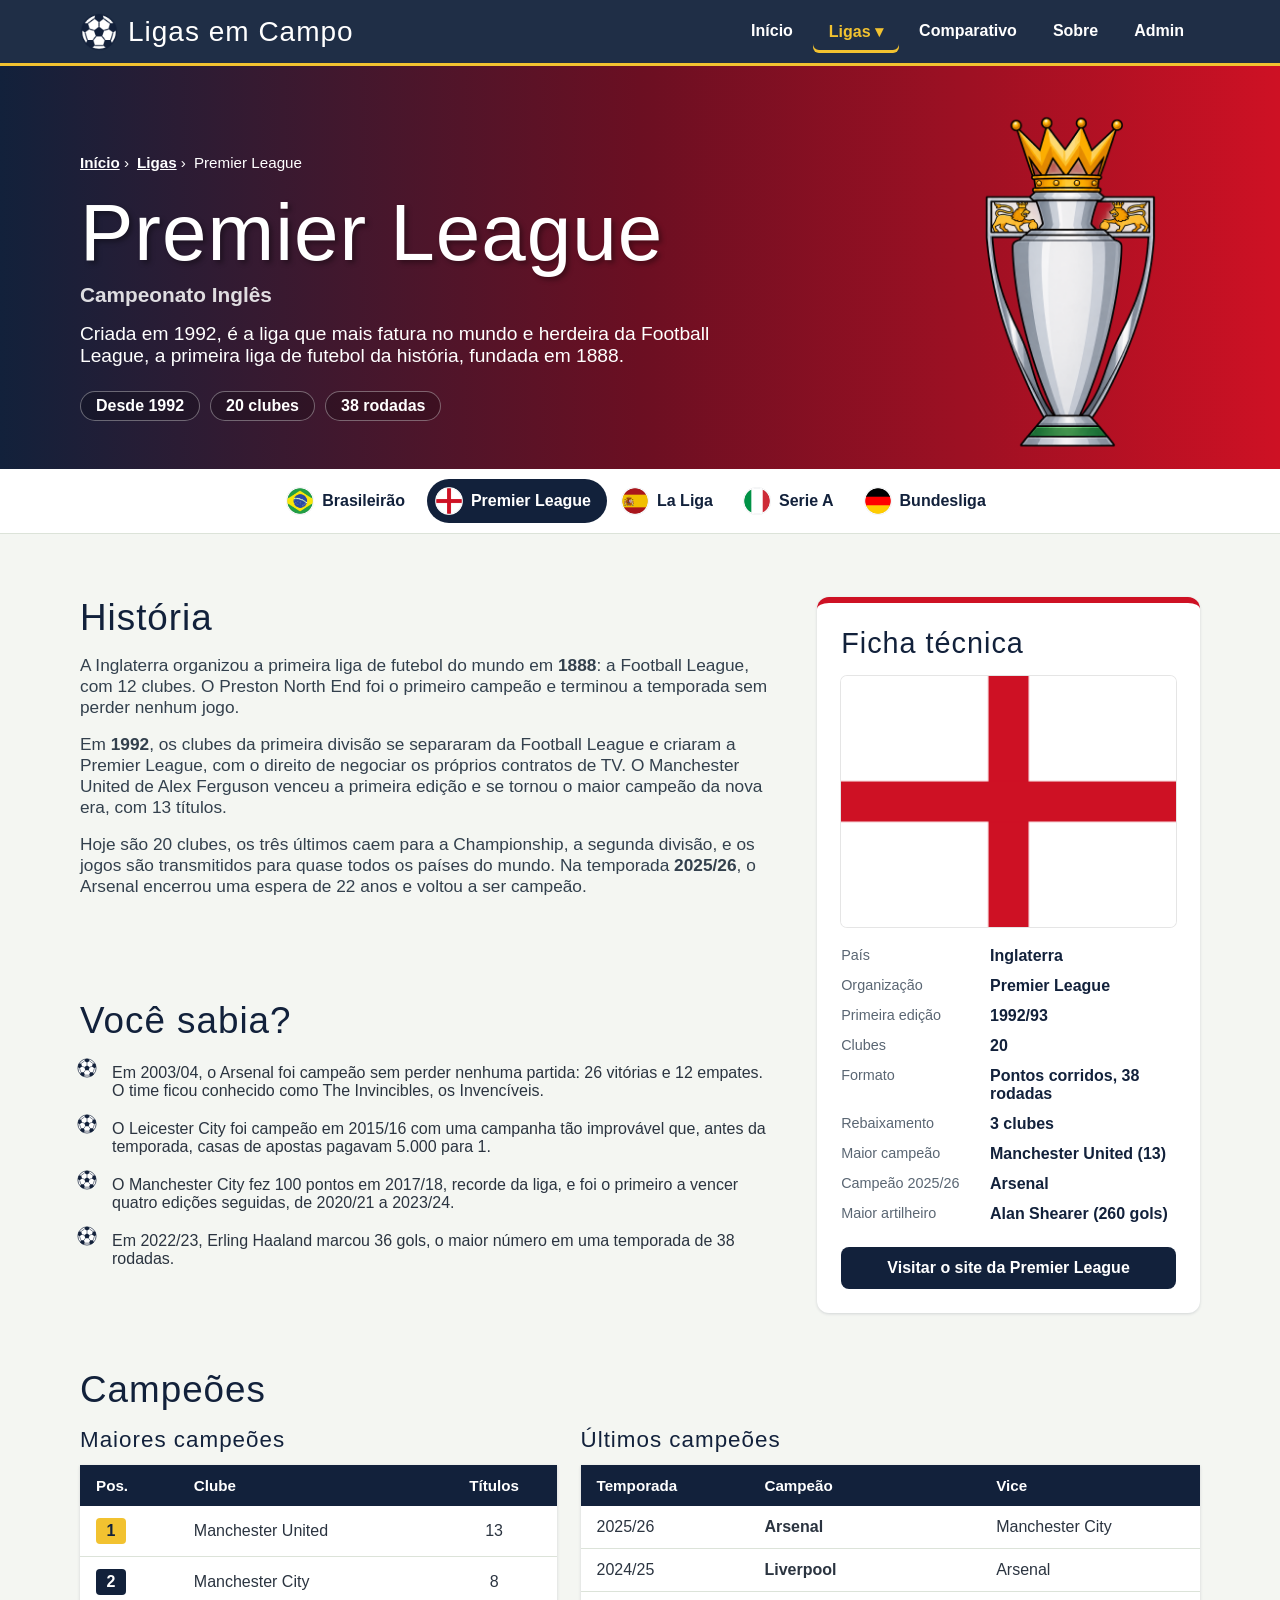
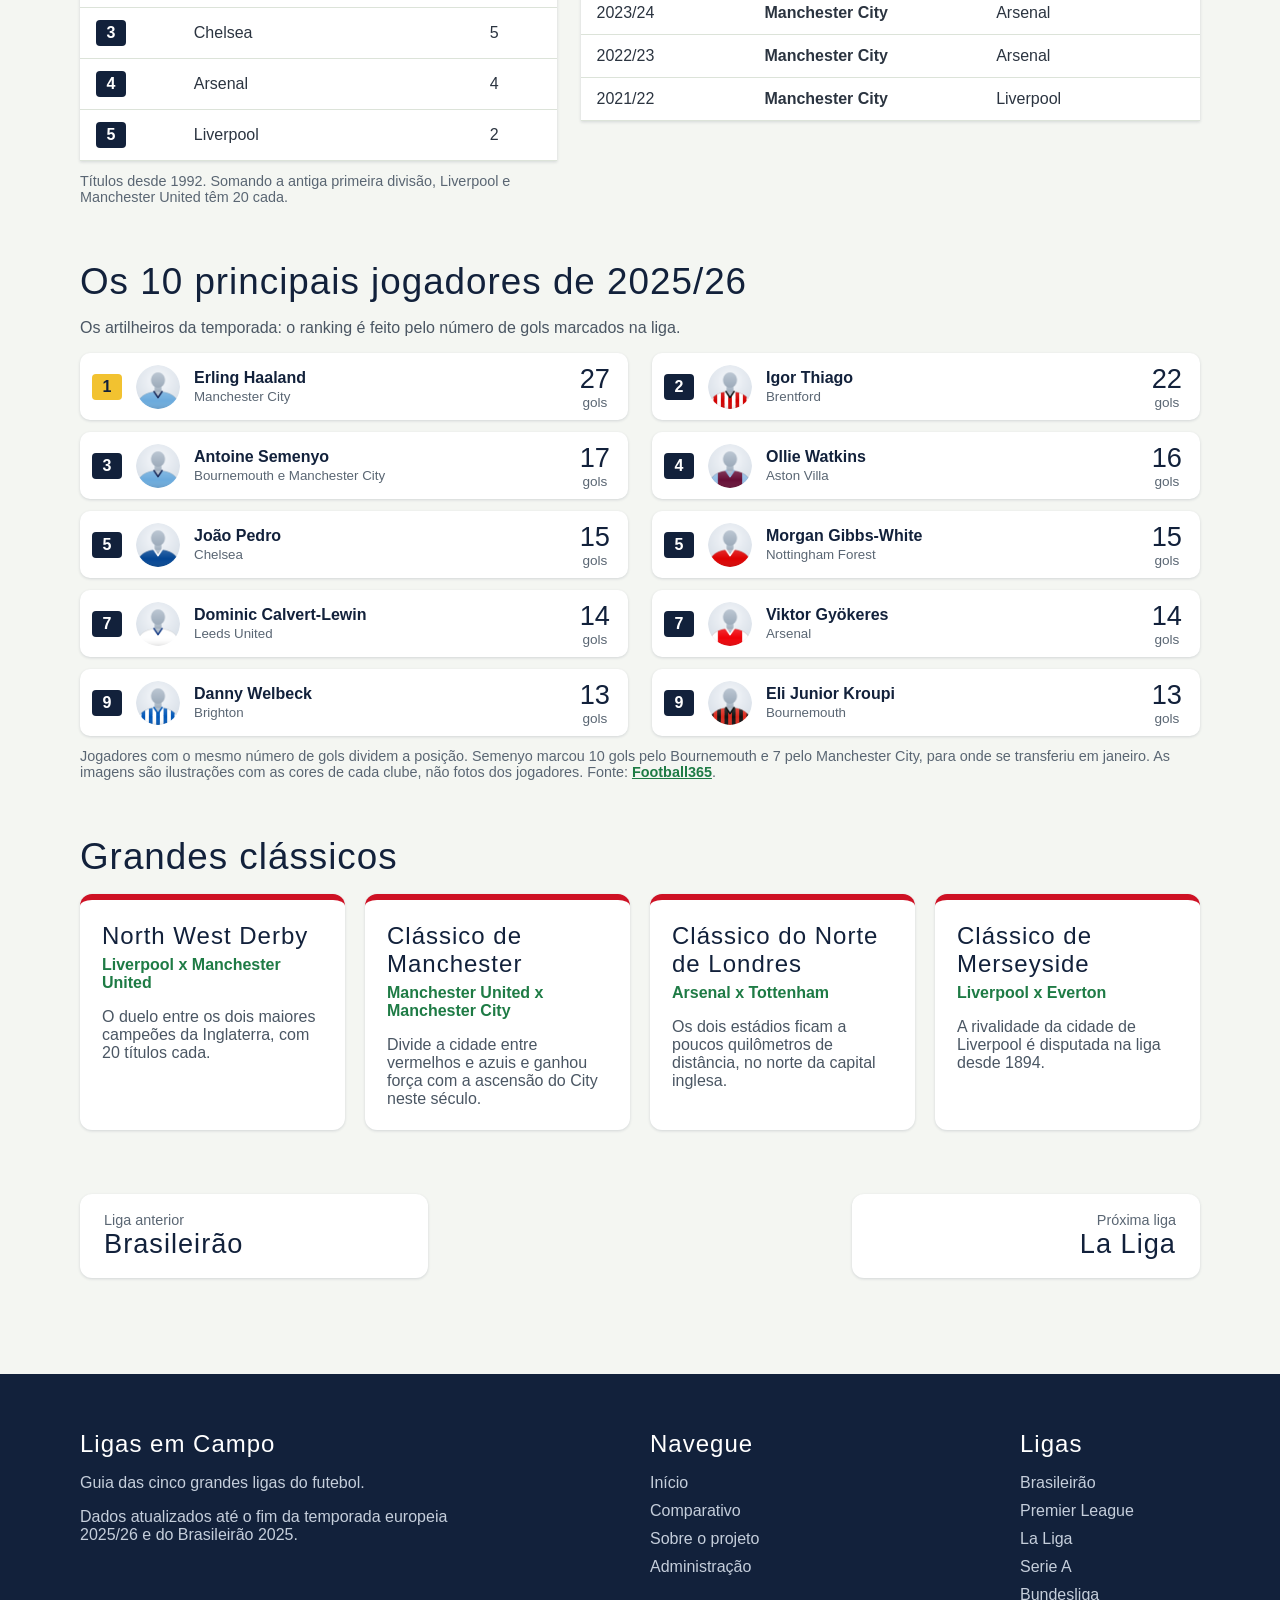
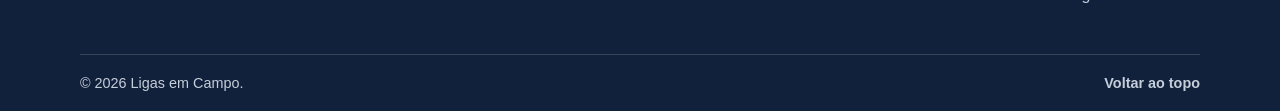
<file: premier-league.html>
<!DOCTYPE html>
<html lang="pt-br">
<head>
    <meta charset="UTF-8">
    <meta name="viewport" content="width=device-width, initial-scale=1.0">
    <title>Premier League | Ligas em Campo</title>
    <link rel="stylesheet" href="./assets/css/style.css">
    <link rel="stylesheet" href="./assets/css/liga.css">
    <link rel="icon" href="./assets/img/icone-bola.png">
</head>
<body id="topo" class="liga-premier">
    <!--
        LIGAS EM CAMPO - Página da liga: Premier League
        Trabalho 1 - Web Básico (HTML5 semântico e CSS3)
    -->

    <!-- ===== CABEÇALHO (igual em todas as páginas) ===== -->
    <header class="cabecalho">
        <div class="container cabecalho-conteudo">
            <a href="./index.html" class="marca">
                <img src="./assets/img/logo-bola.png" alt="Bola de futebol, símbolo do site">
                Ligas em Campo
            </a>
            <nav class="menu-principal" aria-label="Menu principal">
                <ul>
                    <li><a href="./index.html">Início</a></li>
                    <li>
                        <a href="./index.html#escalacao" class="ativo">Ligas ▾</a>
                        <!-- Submenu: aparece ao passar o mouse (CSS :hover) -->
                        <ul class="submenu">
                            <li><a href="./brasileirao.html"><img src="./assets/img/escudo-brasil.png" alt="Bandeira do Brasil"> Brasileirão</a></li>
                            <li><a href="./premier-league.html"><img src="./assets/img/escudo-inglaterra.png" alt="Bandeira da Inglaterra"> Premier League</a></li>
                            <li><a href="./la-liga.html"><img src="./assets/img/escudo-espanha.png" alt="Bandeira da Espanha"> La Liga</a></li>
                            <li><a href="./serie-a.html"><img src="./assets/img/escudo-italia.png" alt="Bandeira da Itália"> Serie A</a></li>
                            <li><a href="./bundesliga.html"><img src="./assets/img/escudo-alemanha.png" alt="Bandeira da Alemanha"> Bundesliga</a></li>
                        </ul>
                    </li>
                    <li><a href="./comparativo.html">Comparativo</a></li>
                    <li><a href="./sobre.html">Sobre</a></li>
                    <li><a href="./admin.html">Admin</a></li>
                </ul>
            </nav>
        </div>
    </header>

    <!-- ===== CONTEÚDO PRINCIPAL ===== -->
    <main>
        <!-- BANNER: FLEXBOX com o texto e a taça; a cor vem da classe do <body> -->
        <section class="banner-liga">
            <div class="container banner-conteudo">
                <div class="banner-texto">
                    <nav class="trilha" aria-label="Você está aqui">
                        <ol>
                            <li><a href="./index.html">Início</a> ›</li>
                            <li><a href="./index.html#escalacao">Ligas</a> ›</li>
                            <li>Premier League</li>
                        </ol>
                    </nav>
                    <h1 id="premier-league">Premier League</h1>
                    <p class="banner-subtitulo">Campeonato Inglês</p>
                    <p class="banner-resumo">Criada em 1992, é a liga que mais fatura no mundo e herdeira da Football League, a primeira liga de futebol da história, fundada em 1888.</p>
                    <ul class="chips">
                        <li>Desde 1992</li>
                        <li>20 clubes</li>
                        <li>38 rodadas</li>
                    </ul>
                </div>
                <img src="./assets/img/taca-premier-league.png" alt="Taça dourada com fitas branca e vermelha, as cores da bandeira da Inglaterra" class="banner-taca">
            </div>
        </section>

        <!-- SELETOR DE LIGAS: FLEXBOX (a liga atual fica destacada) -->
        <nav class="trocar-liga" aria-label="Escolher outra liga">
            <ul>
                <li><a href="./brasileirao.html"><img src="./assets/img/escudo-brasil.png" alt="Bandeira do Brasil"> Brasileirão</a></li>
                <li><a href="./premier-league.html" class="atual"><img src="./assets/img/escudo-inglaterra.png" alt="Bandeira da Inglaterra"> Premier League</a></li>
                <li><a href="./la-liga.html"><img src="./assets/img/escudo-espanha.png" alt="Bandeira da Espanha"> La Liga</a></li>
                <li><a href="./serie-a.html"><img src="./assets/img/escudo-italia.png" alt="Bandeira da Itália"> Serie A</a></li>
                <li><a href="./bundesliga.html"><img src="./assets/img/escudo-alemanha.png" alt="Bandeira da Alemanha"> Bundesliga</a></li>
            </ul>
        </nav>

        <!-- CONTEÚDO: GRID com grid-template-areas (ver liga.css) -->
        <div class="container conteudo-liga">
            <article class="historia">
                <h2>História</h2>
                <p>A Inglaterra organizou a primeira liga de futebol do mundo em <strong>1888</strong>: a Football League, com 12 clubes. O Preston North End foi o primeiro campeão e terminou a temporada sem perder nenhum jogo.</p>
                <p>Em <strong>1992</strong>, os clubes da primeira divisão se separaram da Football League e criaram a Premier League, com o direito de negociar os próprios contratos de TV. O Manchester United de Alex Ferguson venceu a primeira edição e se tornou o maior campeão da nova era, com 13 títulos.</p>
                <p>Hoje são 20 clubes, os três últimos caem para a Championship, a segunda divisão, e os jogos são transmitidos para quase todos os países do mundo. Na temporada <strong>2025/26</strong>, o Arsenal encerrou uma espera de 22 anos e voltou a ser campeão.</p>
            </article>

            <aside class="ficha">
                <h2>Ficha técnica</h2>
                <img src="./assets/img/bandeira-inglaterra.png" alt="Bandeira da Inglaterra" class="ficha-bandeira">
                <dl>
                    <dt>País</dt>
                    <dd>Inglaterra</dd>
                    <dt>Organização</dt>
                    <dd>Premier League</dd>
                    <dt>Primeira edição</dt>
                    <dd>1992/93</dd>
                    <dt>Clubes</dt>
                    <dd>20</dd>
                    <dt>Formato</dt>
                    <dd>Pontos corridos, 38 rodadas</dd>
                    <dt>Rebaixamento</dt>
                    <dd>3 clubes</dd>
                    <dt>Maior campeão</dt>
                    <dd>Manchester United (13)</dd>
                    <dt>Campeão 2025/26</dt>
                    <dd>Arsenal</dd>
                    <dt>Maior artilheiro</dt>
                    <dd>Alan Shearer (260 gols)</dd>
                </dl>
                <a href="https://www.premierleague.com" class="botao-site" target="_blank">Visitar o site da Premier League</a>
            </aside>

            <section class="curiosidades">
                <h2>Você sabia?</h2>
                <ul class="lista-bola">
                    <li>Em 2003/04, o Arsenal foi campeão sem perder nenhuma partida: 26 vitórias e 12 empates. O time ficou conhecido como The Invincibles, os Invencíveis.</li>
                    <li>O Leicester City foi campeão em 2015/16 com uma campanha tão improvável que, antes da temporada, casas de apostas pagavam 5.000 para 1.</li>
                    <li>O Manchester City fez 100 pontos em 2017/18, recorde da liga, e foi o primeiro a vencer quatro edições seguidas, de 2020/21 a 2023/24.</li>
                    <li>Em 2022/23, Erling Haaland marcou 36 gols, o maior número em uma temporada de 38 rodadas.</li>
                </ul>
            </section>

            <section class="campeoes">
                <h2>Campeões</h2>
                <div class="tabelas-campeoes">
                    <div>
                        <h3 class="titulo-tabela">Maiores campeões</h3>
                        <table>
                            <thead>
                                <tr>
                                    <th>Pos.</th>
                                    <th>Clube</th>
                                    <th class="numero">Títulos</th>
                                </tr>
                            </thead>
                            <tbody>
                                <tr class="lider">
                                    <td><span class="posicao">1</span></td>
                                    <td>Manchester United</td>
                                    <td class="numero">13</td>
                                </tr>
                                <tr>
                                    <td><span class="posicao">2</span></td>
                                    <td>Manchester City</td>
                                    <td class="numero">8</td>
                                </tr>
                                <tr>
                                    <td><span class="posicao">3</span></td>
                                    <td>Chelsea</td>
                                    <td class="numero">5</td>
                                </tr>
                                <tr>
                                    <td><span class="posicao">4</span></td>
                                    <td>Arsenal</td>
                                    <td class="numero">4</td>
                                </tr>
                                <tr>
                                    <td><span class="posicao">5</span></td>
                                    <td>Liverpool</td>
                                    <td class="numero">2</td>
                                </tr>
                            </tbody>
                        </table>
                        <p class="nota">Títulos desde 1992. Somando a antiga primeira divisão, Liverpool e Manchester United têm 20 cada.</p>
                    </div>
                    <div>
                        <h3 class="titulo-tabela">Últimos campeões</h3>
                        <table>
                            <thead>
                                <tr>
                                    <th>Temporada</th>
                                    <th>Campeão</th>
                                    <th>Vice</th>
                                </tr>
                            </thead>
                            <tbody>
                                <tr>
                                    <td>2025/26</td>
                                    <td><strong>Arsenal</strong></td>
                                    <td>Manchester City</td>
                                </tr>
                                <tr>
                                    <td>2024/25</td>
                                    <td><strong>Liverpool</strong></td>
                                    <td>Arsenal</td>
                                </tr>
                                <tr>
                                    <td>2023/24</td>
                                    <td><strong>Manchester City</strong></td>
                                    <td>Arsenal</td>
                                </tr>
                                <tr>
                                    <td>2022/23</td>
                                    <td><strong>Manchester City</strong></td>
                                    <td>Arsenal</td>
                                </tr>
                                <tr>
                                    <td>2021/22</td>
                                    <td><strong>Manchester City</strong></td>
                                    <td>Liverpool</td>
                                </tr>
                            </tbody>
                        </table>
                    </div>
                </div>
            </section>

            <!-- OS 10 PRINCIPAIS JOGADORES: lista numerada (ol) em GRID; cada item em FLEXBOX -->
            <section class="jogadores">
                <h2>Os 10 principais jogadores de 2025/26</h2>
                <p class="jogadores-intro">Os artilheiros da temporada: o ranking é feito pelo número de gols marcados na liga.</p>
                <ol class="lista-jogadores">
                    <li class="jogador lider">
                        <span class="posicao">1</span>
                        <img src="./assets/img/jogadores/erling-haaland.png" alt="Ilustração de jogador com a camisa do Manchester City">
                        <p class="jogador-nome">
                            <strong>Erling Haaland</strong>
                            <small>Manchester City</small>
                        </p>
                        <p class="jogador-gols"><strong>27</strong> gols</p>
                    </li>
                    <li class="jogador">
                        <span class="posicao">2</span>
                        <img src="./assets/img/jogadores/igor-thiago.png" alt="Ilustração de jogador com a camisa do Brentford">
                        <p class="jogador-nome">
                            <strong>Igor Thiago</strong>
                            <small>Brentford</small>
                        </p>
                        <p class="jogador-gols"><strong>22</strong> gols</p>
                    </li>
                    <li class="jogador">
                        <span class="posicao">3</span>
                        <img src="./assets/img/jogadores/antoine-semenyo.png" alt="Ilustração de jogador com a camisa do Manchester City">
                        <p class="jogador-nome">
                            <strong>Antoine Semenyo</strong>
                            <small>Bournemouth e Manchester City</small>
                        </p>
                        <p class="jogador-gols"><strong>17</strong> gols</p>
                    </li>
                    <li class="jogador">
                        <span class="posicao">4</span>
                        <img src="./assets/img/jogadores/ollie-watkins.png" alt="Ilustração de jogador com a camisa do Aston Villa">
                        <p class="jogador-nome">
                            <strong>Ollie Watkins</strong>
                            <small>Aston Villa</small>
                        </p>
                        <p class="jogador-gols"><strong>16</strong> gols</p>
                    </li>
                    <li class="jogador">
                        <span class="posicao">5</span>
                        <img src="./assets/img/jogadores/joao-pedro.png" alt="Ilustração de jogador com a camisa do Chelsea">
                        <p class="jogador-nome">
                            <strong>João Pedro</strong>
                            <small>Chelsea</small>
                        </p>
                        <p class="jogador-gols"><strong>15</strong> gols</p>
                    </li>
                    <li class="jogador">
                        <span class="posicao">5</span>
                        <img src="./assets/img/jogadores/morgan-gibbs-white.png" alt="Ilustração de jogador com a camisa do Nottingham Forest">
                        <p class="jogador-nome">
                            <strong>Morgan Gibbs-White</strong>
                            <small>Nottingham Forest</small>
                        </p>
                        <p class="jogador-gols"><strong>15</strong> gols</p>
                    </li>
                    <li class="jogador">
                        <span class="posicao">7</span>
                        <img src="./assets/img/jogadores/dominic-calvert-lewin.png" alt="Ilustração de jogador com a camisa do Leeds United">
                        <p class="jogador-nome">
                            <strong>Dominic Calvert-Lewin</strong>
                            <small>Leeds United</small>
                        </p>
                        <p class="jogador-gols"><strong>14</strong> gols</p>
                    </li>
                    <li class="jogador">
                        <span class="posicao">7</span>
                        <img src="./assets/img/jogadores/viktor-gyokeres.png" alt="Ilustração de jogador com a camisa do Arsenal">
                        <p class="jogador-nome">
                            <strong>Viktor Gyökeres</strong>
                            <small>Arsenal</small>
                        </p>
                        <p class="jogador-gols"><strong>14</strong> gols</p>
                    </li>
                    <li class="jogador">
                        <span class="posicao">9</span>
                        <img src="./assets/img/jogadores/danny-welbeck.png" alt="Ilustração de jogador com a camisa do Brighton">
                        <p class="jogador-nome">
                            <strong>Danny Welbeck</strong>
                            <small>Brighton</small>
                        </p>
                        <p class="jogador-gols"><strong>13</strong> gols</p>
                    </li>
                    <li class="jogador">
                        <span class="posicao">9</span>
                        <img src="./assets/img/jogadores/eli-junior-kroupi.png" alt="Ilustração de jogador com a camisa do Bournemouth">
                        <p class="jogador-nome">
                            <strong>Eli Junior Kroupi</strong>
                            <small>Bournemouth</small>
                        </p>
                        <p class="jogador-gols"><strong>13</strong> gols</p>
                    </li>
                </ol>
                <p class="nota">Jogadores com o mesmo número de gols dividem a posição. Semenyo marcou 10 gols pelo Bournemouth e 7 pelo Manchester City, para onde se transferiu em janeiro. As imagens são ilustrações com as cores de cada clube, não fotos dos jogadores. Fonte: <a href="https://www.football365.com/news/premier-league-player-stats-2025-26-salah-haaland-isak" target="_blank">Football365</a>.</p>
            </section>

            <section class="classicos">
                <h2>Grandes clássicos</h2>
                <div class="classicos-grade">
                    <article class="classico">
                        <h3>North West Derby</h3>
                        <p class="classico-times">Liverpool x Manchester United</p>
                        <p>O duelo entre os dois maiores campeões da Inglaterra, com 20 títulos cada.</p>
                    </article>
                    <article class="classico">
                        <h3>Clássico de Manchester</h3>
                        <p class="classico-times">Manchester United x Manchester City</p>
                        <p>Divide a cidade entre vermelhos e azuis e ganhou força com a ascensão do City neste século.</p>
                    </article>
                    <article class="classico">
                        <h3>Clássico do Norte de Londres</h3>
                        <p class="classico-times">Arsenal x Tottenham</p>
                        <p>Os dois estádios ficam a poucos quilômetros de distância, no norte da capital inglesa.</p>
                    </article>
                    <article class="classico">
                        <h3>Clássico de Merseyside</h3>
                        <p class="classico-times">Liverpool x Everton</p>
                        <p>A rivalidade da cidade de Liverpool é disputada na liga desde 1894.</p>
                    </article>
                </div>
            </section>
        </div>

        <!-- NAVEGAÇÃO ENTRE LIGAS: FLEXBOX com um link em cada ponta -->
        <nav class="container paginacao" aria-label="Liga anterior e próxima liga">
            <a href="./brasileirao.html">
                <span>Liga anterior</span>
                <strong>Brasileirão</strong>
            </a>
            <a href="./la-liga.html">
                <span>Próxima liga</span>
                <strong>La Liga</strong>
            </a>
        </nav>
    </main>

    <!-- ===== RODAPÉ (igual em todas as páginas) ===== -->
    <footer class="rodape">
        <div class="container rodape-colunas">
            <section class="rodape-sobre">
                <h2>Ligas em Campo</h2>
                <p>Guia das cinco grandes ligas do futebol.</p>
                <p>Dados atualizados até o fim da temporada europeia 2025/26 e do Brasileirão 2025.</p>
            </section>
            <nav class="rodape-links" aria-label="Mapa do site">
                <h2>Navegue</h2>
                <ul>
                    <li><a href="./index.html">Início</a></li>
                    <li><a href="./comparativo.html">Comparativo</a></li>
                    <li><a href="./sobre.html">Sobre o projeto</a></li>
                    <li><a href="./admin.html">Administração</a></li>
                </ul>
            </nav>
            <nav class="rodape-links" aria-label="Ligas">
                <h2>Ligas</h2>
                <ul>
                    <li><a href="./brasileirao.html">Brasileirão</a></li>
                    <li><a href="./premier-league.html">Premier League</a></li>
                    <li><a href="./la-liga.html">La Liga</a></li>
                    <li><a href="./serie-a.html">Serie A</a></li>
                    <li><a href="./bundesliga.html">Bundesliga</a></li>
                </ul>
            </nav>
        </div>
        <div class="container rodape-base">
            <p>&copy; 2026 Ligas em Campo.</p>
            <a href="#topo">Voltar ao topo</a>
        </div>
    </footer>
</body>
</html>
</file>
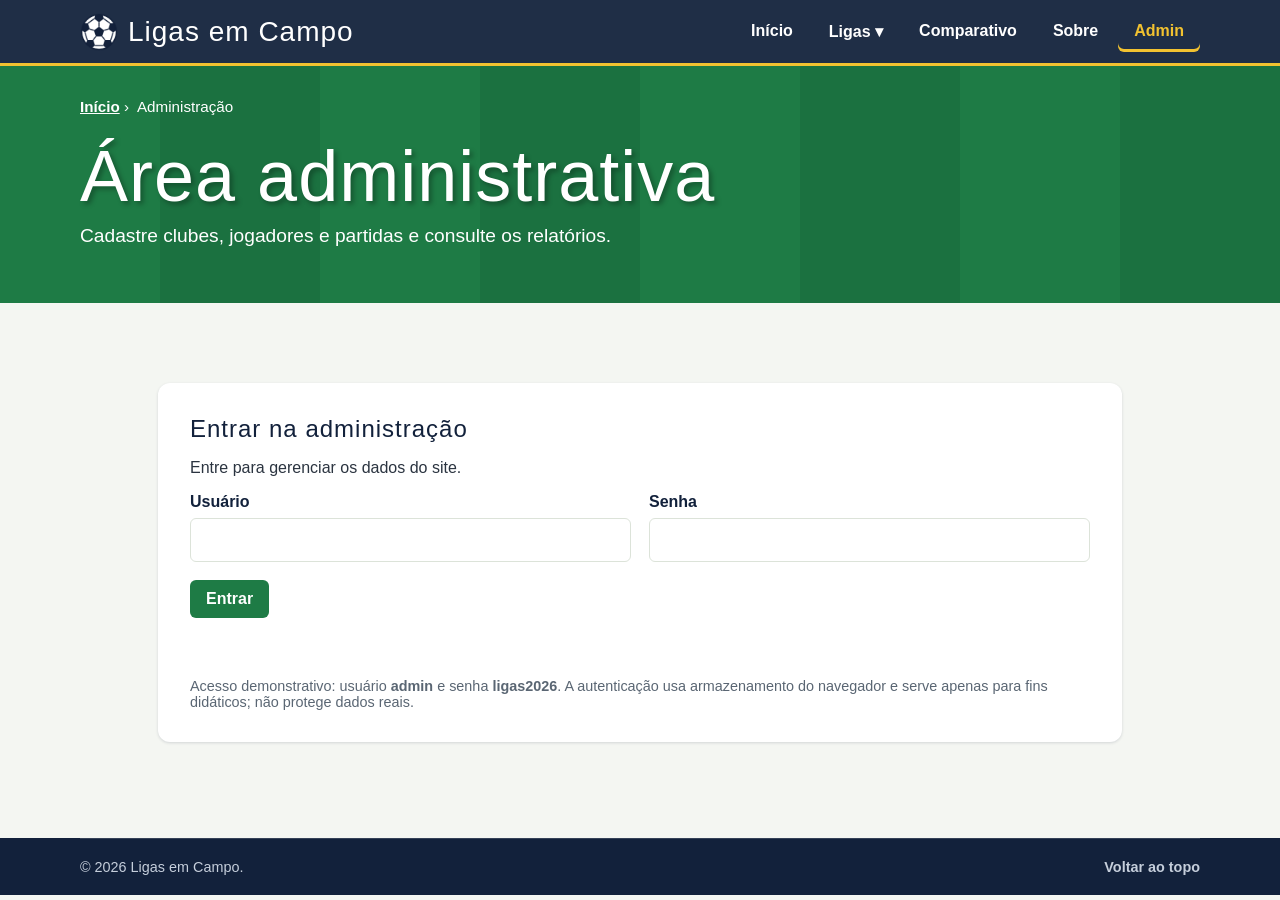
<file: relatorio-clubes.html>
<!DOCTYPE html>
<html lang="pt-br">
<head>
    <meta charset="UTF-8">
    <meta name="viewport" content="width=device-width, initial-scale=1.0">
    <title>Relatório de clubes | Ligas em Campo</title>
    <link rel="stylesheet" href="./assets/css/style.css">
    <link rel="stylesheet" href="./assets/css/gestao.css">
    <link rel="icon" href="./assets/img/icone-bola.png">
    <script src="./assets/js/gestao.js" defer></script>
</head>
<body id="topo">
    <header class="cabecalho">
        <div class="container cabecalho-conteudo">
            <a href="./index.html" class="marca"><img src="./assets/img/logo-bola.png" alt="Bola de futebol, símbolo do site">Ligas em Campo</a>
            <nav class="menu-principal" aria-label="Menu principal">
                <ul>
                    <li><a href="./index.html">Início</a></li>
                    <li>
                        <a href="./index.html#escalacao">Ligas ▾</a>
                        <ul class="submenu">
                            <li><a href="./brasileirao.html"><img src="./assets/img/escudo-brasil.png" alt=""> Brasileirão</a></li>
                            <li><a href="./premier-league.html"><img src="./assets/img/escudo-inglaterra.png" alt=""> Premier League</a></li>
                            <li><a href="./la-liga.html"><img src="./assets/img/escudo-espanha.png" alt=""> La Liga</a></li>
                            <li><a href="./serie-a.html"><img src="./assets/img/escudo-italia.png" alt=""> Serie A</a></li>
                            <li><a href="./bundesliga.html"><img src="./assets/img/escudo-alemanha.png" alt=""> Bundesliga</a></li>
                        </ul>
                    </li>
                    <li><a href="./comparativo.html">Comparativo</a></li>
                    <li><a href="./sobre.html">Sobre</a></li>
                    <li><a href="./admin.html">Admin</a></li>
                </ul>
            </nav>
        </div>
    </header>
    <main>
        <section class="banner-pagina">
            <div class="container">
                <nav class="trilha" aria-label="Você está aqui"><ol><li><a href="./index.html">Início</a> ›</li><li><a href="./admin.html">Administração</a> ›</li><li>Relatório de clubes</li></ol></nav>
                <h1>Relatório de clubes</h1>
                <p>Dados carregados diretamente dos registros deste navegador.</p>
            </div>
        </section>
        <section class="secao">
            <div class="container">
                <div class="ferramentas-relatorio">
                    <h2 class="secao-titulo">Clubes cadastrados</h2>
                    <button class="botao-gestao botao-secundario-gestao" type="button" data-sair>Sair da sessão</button>
                </div>
                <nav aria-label="Navegação dos relatórios">
                    <ul class="links-relatorios">
                        <li><a href="./admin.html">Voltar aos cadastros</a></li>
                        <li><a href="./relatorio-clubes.html" aria-current="page">Relatório de clubes</a></li>
                        <li><a href="./relatorio-jogadores.html">Relatório de jogadores</a></li>
                        <li><a href="./relatorio-partidas.html">Relatório de partidas</a></li>
                    </ul>
                </nav>
                <p id="estado-relatorio" class="mensagem-gestao" role="status" aria-live="polite">Carregando relatório...</p>
                <div class="tabela-responsiva">
                    <table>
                        <caption>Relatório dinâmico de clubes</caption>
                        <thead><tr><th>Clube</th><th>País</th><th>Liga</th></tr></thead>
                        <tbody data-relatorio="clubes"></tbody>
                    </table>
                </div>
            </div>
        </section>
    </main>
    <footer class="rodape"><div class="container rodape-base"><p>&copy; 2026 Ligas em Campo.</p><a href="./admin.html">Voltar à administração</a></div></footer>
</body>
</html>
</file>
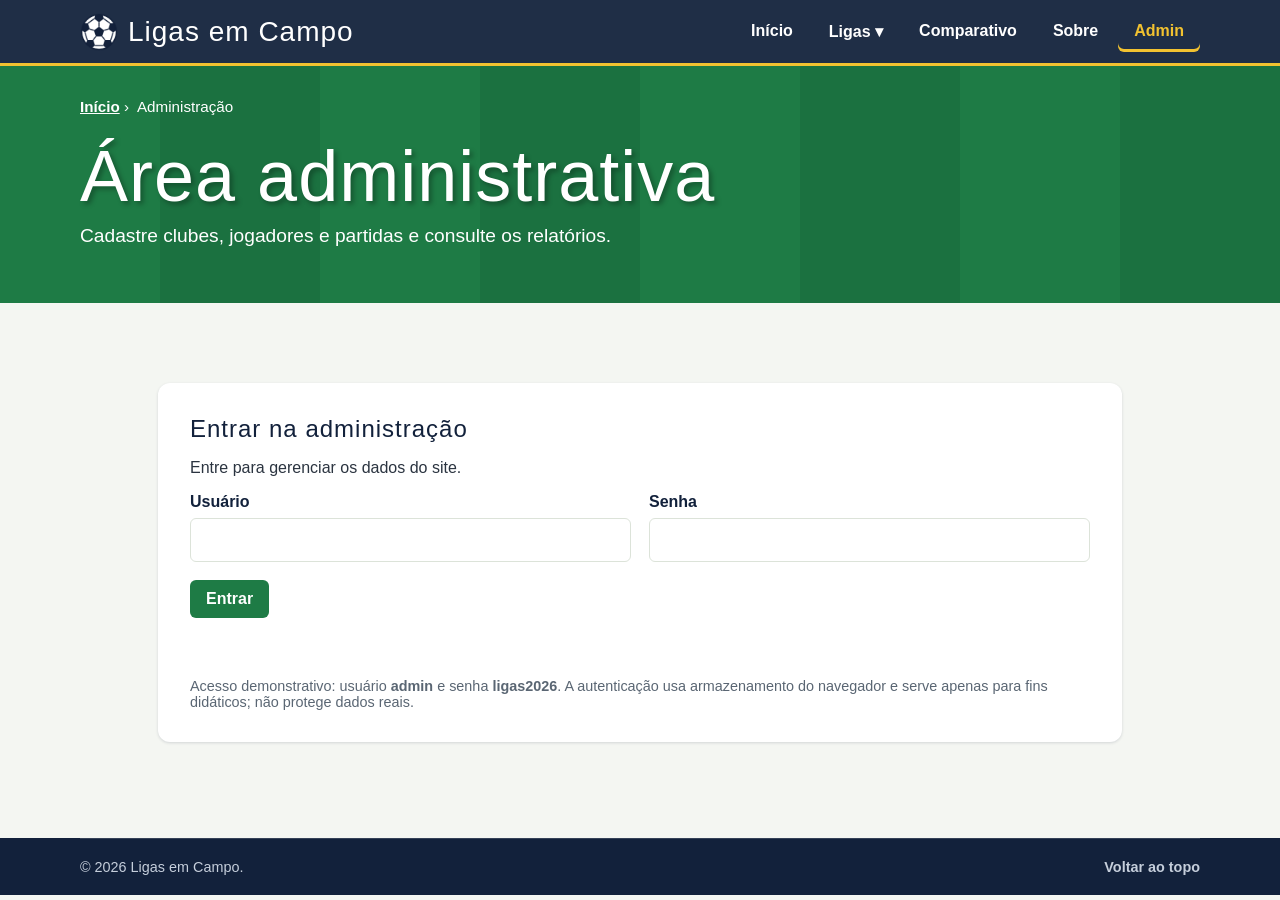
<file: relatorio-jogadores.html>
<!DOCTYPE html>
<html lang="pt-br">
<head>
    <meta charset="UTF-8">
    <meta name="viewport" content="width=device-width, initial-scale=1.0">
    <title>Relatório de jogadores | Ligas em Campo</title>
    <link rel="stylesheet" href="./assets/css/style.css">
    <link rel="stylesheet" href="./assets/css/gestao.css">
    <link rel="icon" href="./assets/img/icone-bola.png">
    <script src="./assets/js/gestao.js" defer></script>
</head>
<body id="topo">
    <header class="cabecalho">
        <div class="container cabecalho-conteudo">
            <a href="./index.html" class="marca"><img src="./assets/img/logo-bola.png" alt="Bola de futebol, símbolo do site">Ligas em Campo</a>
            <nav class="menu-principal" aria-label="Menu principal">
                <ul>
                    <li><a href="./index.html">Início</a></li>
                    <li>
                        <a href="./index.html#escalacao">Ligas ▾</a>
                        <ul class="submenu">
                            <li><a href="./brasileirao.html"><img src="./assets/img/escudo-brasil.png" alt=""> Brasileirão</a></li>
                            <li><a href="./premier-league.html"><img src="./assets/img/escudo-inglaterra.png" alt=""> Premier League</a></li>
                            <li><a href="./la-liga.html"><img src="./assets/img/escudo-espanha.png" alt=""> La Liga</a></li>
                            <li><a href="./serie-a.html"><img src="./assets/img/escudo-italia.png" alt=""> Serie A</a></li>
                            <li><a href="./bundesliga.html"><img src="./assets/img/escudo-alemanha.png" alt=""> Bundesliga</a></li>
                        </ul>
                    </li>
                    <li><a href="./comparativo.html">Comparativo</a></li>
                    <li><a href="./sobre.html">Sobre</a></li>
                    <li><a href="./admin.html">Admin</a></li>
                </ul>
            </nav>
        </div>
    </header>
    <main>
        <section class="banner-pagina">
            <div class="container">
                <nav class="trilha" aria-label="Você está aqui"><ol><li><a href="./index.html">Início</a> ›</li><li><a href="./admin.html">Administração</a> ›</li><li>Relatório de jogadores</li></ol></nav>
                <h1>Relatório de jogadores</h1>
                <p>Dados carregados diretamente dos registros deste navegador.</p>
            </div>
        </section>
        <section class="secao">
            <div class="container">
                <div class="ferramentas-relatorio">
                    <h2 class="secao-titulo">Jogadores cadastrados</h2>
                    <button class="botao-gestao botao-secundario-gestao" type="button" data-sair>Sair da sessão</button>
                </div>
                <nav aria-label="Navegação dos relatórios">
                    <ul class="links-relatorios">
                        <li><a href="./admin.html">Voltar aos cadastros</a></li>
                        <li><a href="./relatorio-clubes.html">Relatório de clubes</a></li>
                        <li><a href="./relatorio-jogadores.html" aria-current="page">Relatório de jogadores</a></li>
                        <li><a href="./relatorio-partidas.html">Relatório de partidas</a></li>
                    </ul>
                </nav>
                <p id="estado-relatorio" class="mensagem-gestao" role="status" aria-live="polite">Carregando relatório...</p>
                <div class="tabela-responsiva">
                    <table>
                        <caption>Relatório dinâmico de jogadores</caption>
                        <thead><tr><th>Jogador</th><th>Clube</th><th>Posição</th></tr></thead>
                        <tbody data-relatorio="jogadores"></tbody>
                    </table>
                </div>
            </div>
        </section>
    </main>
    <footer class="rodape"><div class="container rodape-base"><p>&copy; 2026 Ligas em Campo.</p><a href="./admin.html">Voltar à administração</a></div></footer>
</body>
</html>
</file>
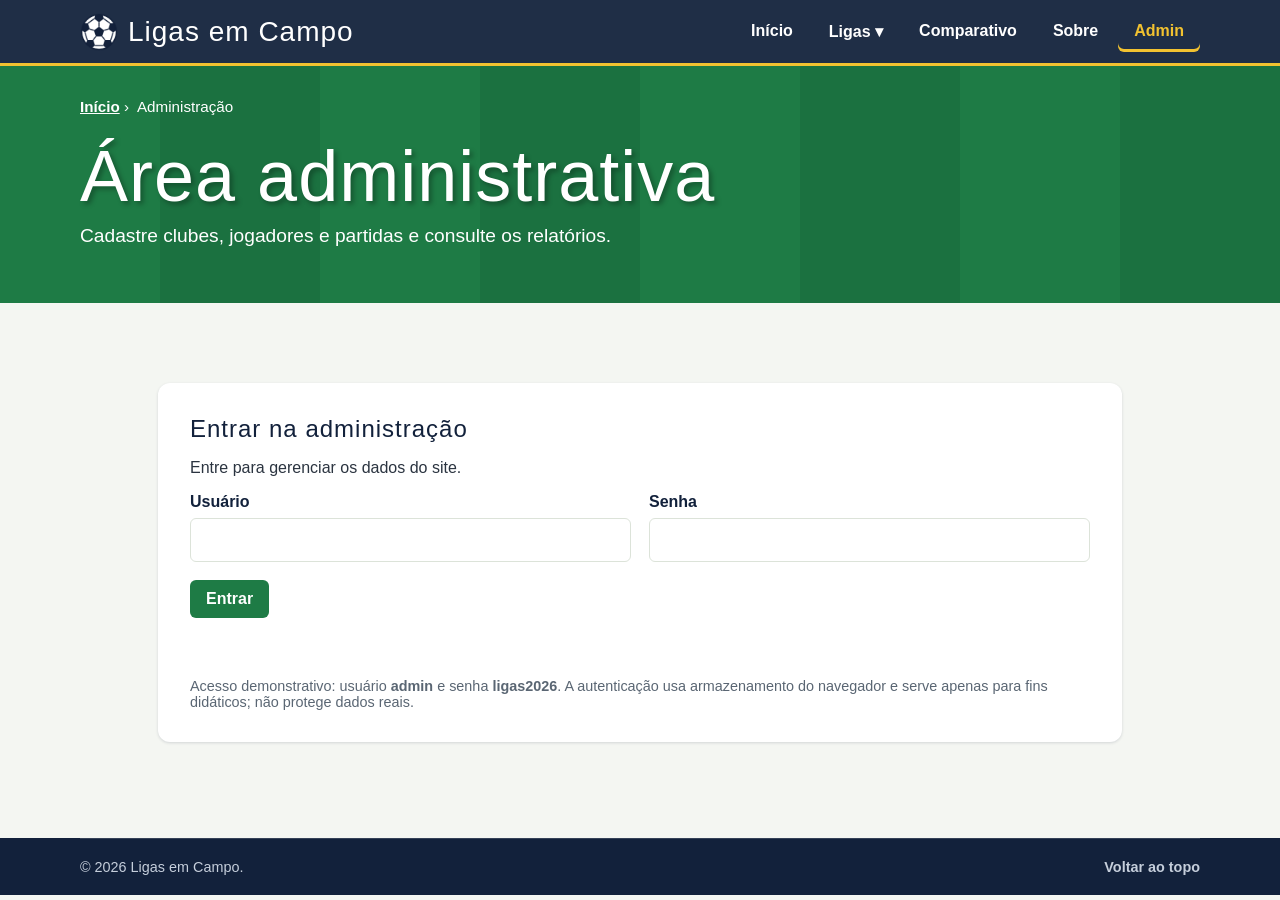
<file: relatorio-partidas.html>
<!DOCTYPE html>
<html lang="pt-br">
<head>
    <meta charset="UTF-8">
    <meta name="viewport" content="width=device-width, initial-scale=1.0">
    <title>Relatório de partidas | Ligas em Campo</title>
    <link rel="stylesheet" href="./assets/css/style.css">
    <link rel="stylesheet" href="./assets/css/gestao.css">
    <link rel="icon" href="./assets/img/icone-bola.png">
    <script src="./assets/js/gestao.js" defer></script>
</head>
<body id="topo">
    <header class="cabecalho">
        <div class="container cabecalho-conteudo">
            <a href="./index.html" class="marca"><img src="./assets/img/logo-bola.png" alt="Bola de futebol, símbolo do site">Ligas em Campo</a>
            <nav class="menu-principal" aria-label="Menu principal">
                <ul>
                    <li><a href="./index.html">Início</a></li>
                    <li>
                        <a href="./index.html#escalacao">Ligas ▾</a>
                        <ul class="submenu">
                            <li><a href="./brasileirao.html"><img src="./assets/img/escudo-brasil.png" alt=""> Brasileirão</a></li>
                            <li><a href="./premier-league.html"><img src="./assets/img/escudo-inglaterra.png" alt=""> Premier League</a></li>
                            <li><a href="./la-liga.html"><img src="./assets/img/escudo-espanha.png" alt=""> La Liga</a></li>
                            <li><a href="./serie-a.html"><img src="./assets/img/escudo-italia.png" alt=""> Serie A</a></li>
                            <li><a href="./bundesliga.html"><img src="./assets/img/escudo-alemanha.png" alt=""> Bundesliga</a></li>
                        </ul>
                    </li>
                    <li><a href="./comparativo.html">Comparativo</a></li>
                    <li><a href="./sobre.html">Sobre</a></li>
                    <li><a href="./admin.html">Admin</a></li>
                </ul>
            </nav>
        </div>
    </header>
    <main>
        <section class="banner-pagina">
            <div class="container">
                <nav class="trilha" aria-label="Você está aqui"><ol><li><a href="./index.html">Início</a> ›</li><li><a href="./admin.html">Administração</a> ›</li><li>Relatório de partidas</li></ol></nav>
                <h1>Relatório de partidas</h1>
                <p>Dados carregados diretamente dos registros deste navegador.</p>
            </div>
        </section>
        <section class="secao">
            <div class="container">
                <div class="ferramentas-relatorio">
                    <h2 class="secao-titulo">Partidas cadastradas</h2>
                    <button class="botao-gestao botao-secundario-gestao" type="button" data-sair>Sair da sessão</button>
                </div>
                <nav aria-label="Navegação dos relatórios">
                    <ul class="links-relatorios">
                        <li><a href="./admin.html">Voltar aos cadastros</a></li>
                        <li><a href="./relatorio-clubes.html">Relatório de clubes</a></li>
                        <li><a href="./relatorio-jogadores.html">Relatório de jogadores</a></li>
                        <li><a href="./relatorio-partidas.html" aria-current="page">Relatório de partidas</a></li>
                    </ul>
                </nav>
                <p id="estado-relatorio" class="mensagem-gestao" role="status" aria-live="polite">Carregando relatório...</p>
                <div class="tabela-responsiva">
                    <table>
                        <caption>Relatório dinâmico de partidas</caption>
                        <thead><tr><th>Data</th><th>Mandante</th><th>Placar</th><th>Visitante</th></tr></thead>
                        <tbody data-relatorio="partidas"></tbody>
                    </table>
                </div>
            </div>
        </section>
    </main>
    <footer class="rodape"><div class="container rodape-base"><p>&copy; 2026 Ligas em Campo.</p><a href="./admin.html">Voltar à administração</a></div></footer>
</body>
</html>
</file>
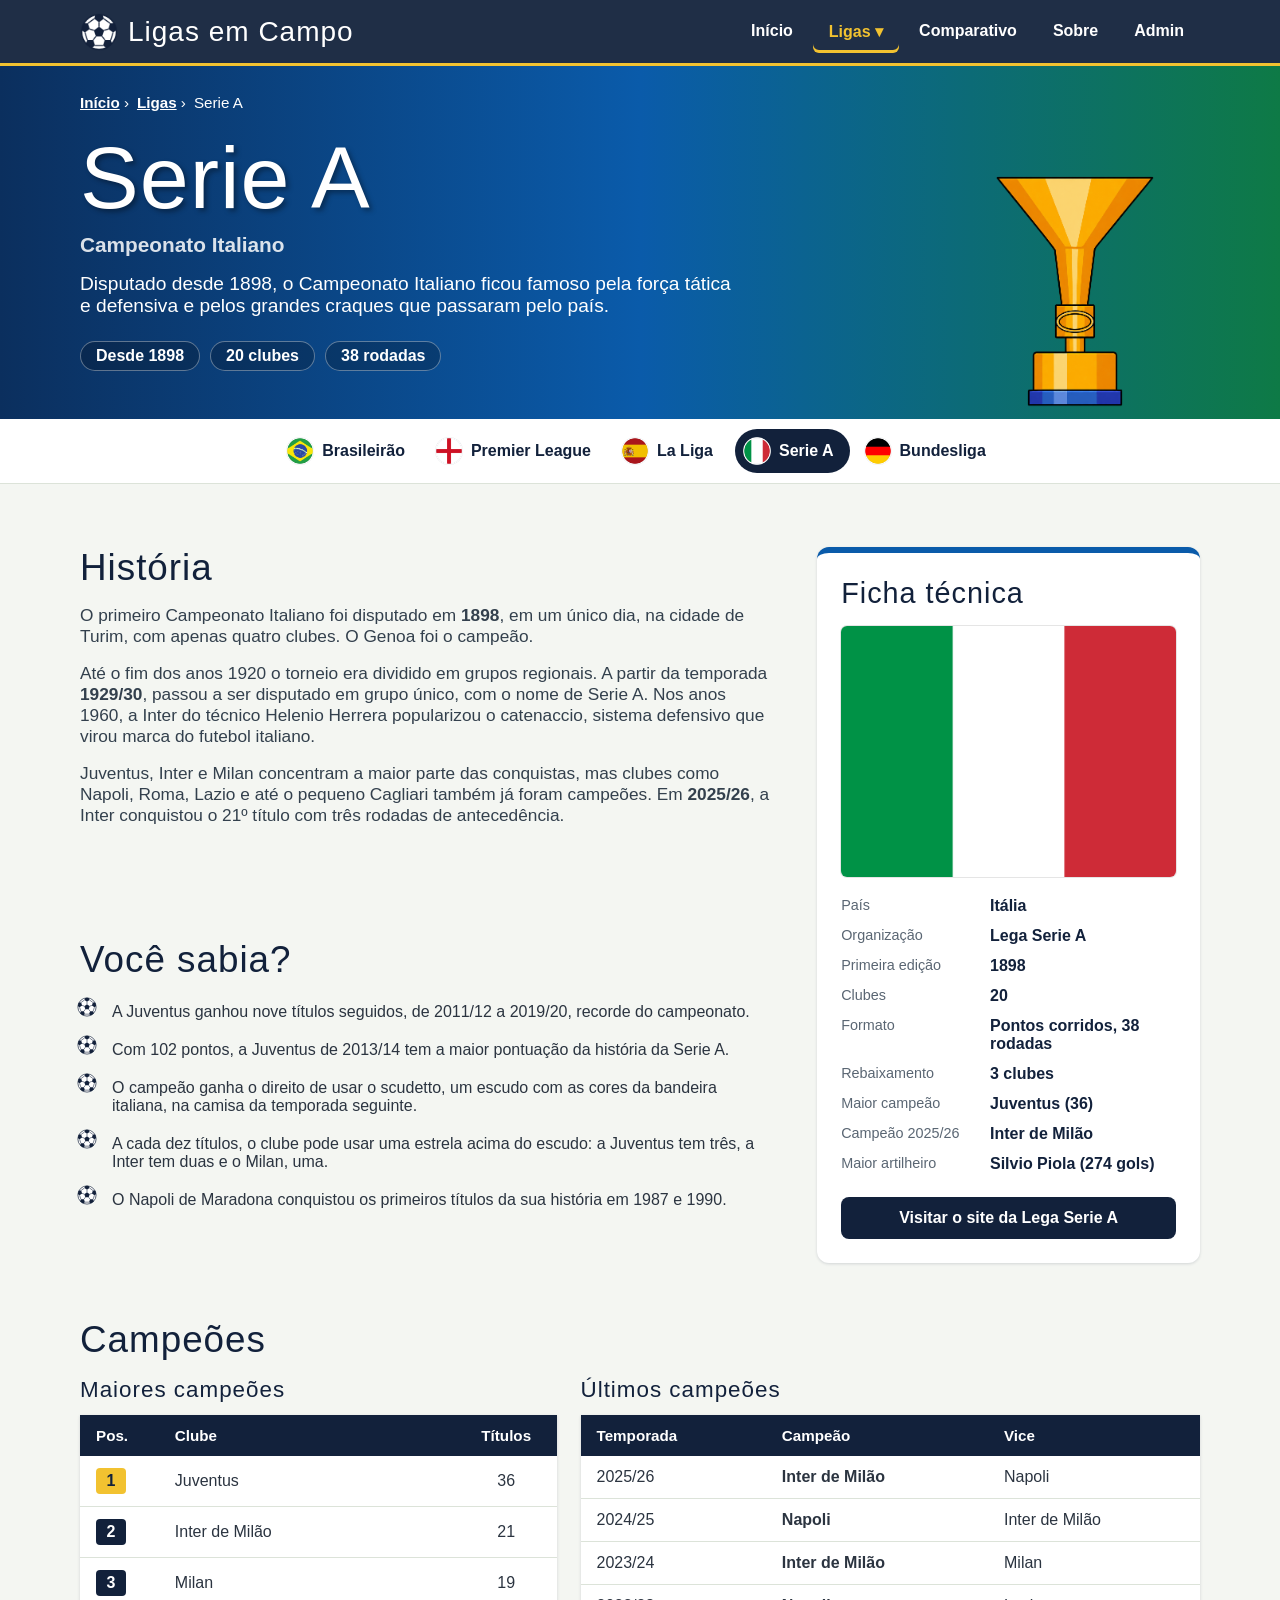
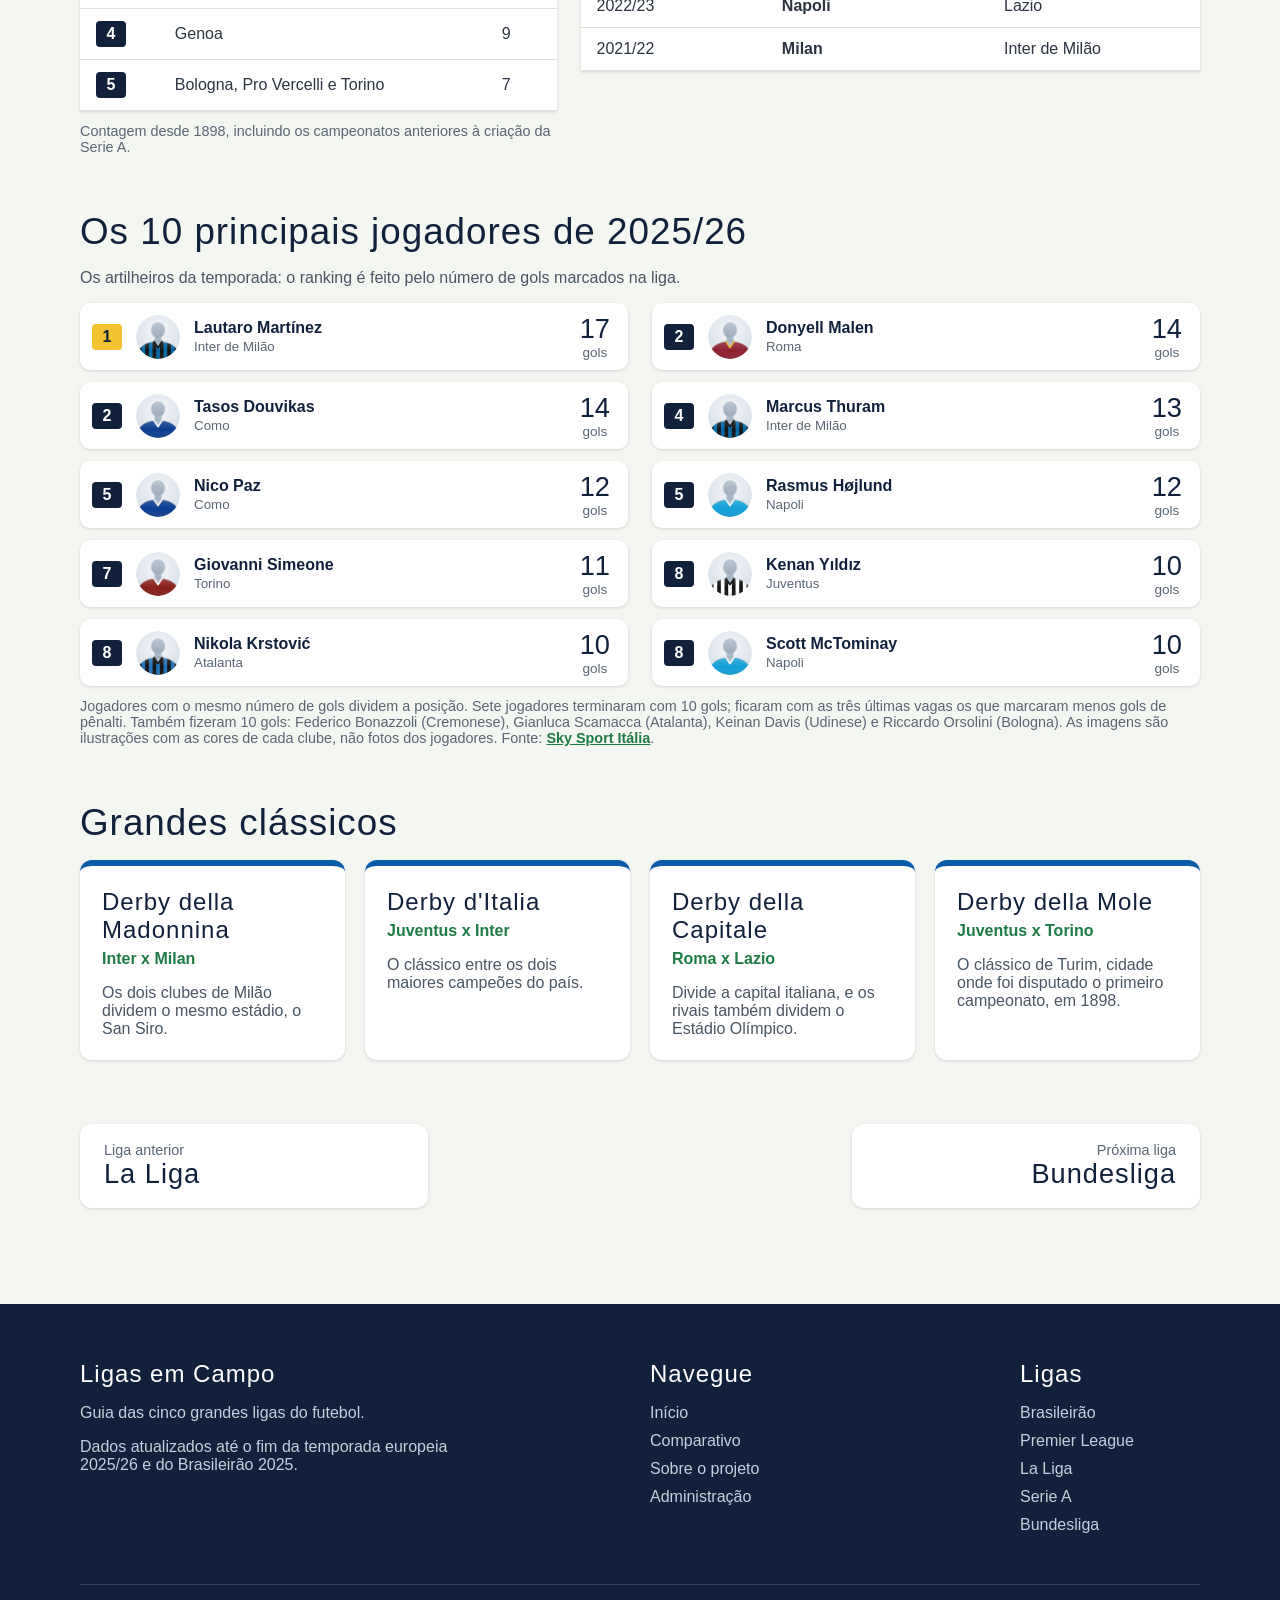
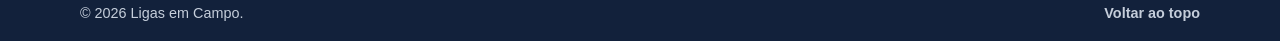
<file: serie-a.html>
<!DOCTYPE html>
<html lang="pt-br">
<head>
    <meta charset="UTF-8">
    <meta name="viewport" content="width=device-width, initial-scale=1.0">
    <title>Serie A | Ligas em Campo</title>
    <link rel="stylesheet" href="./assets/css/style.css">
    <link rel="stylesheet" href="./assets/css/liga.css">
    <link rel="icon" href="./assets/img/icone-bola.png">
</head>
<body id="topo" class="liga-seriea">
    <!--
        LIGAS EM CAMPO - Página da liga: Serie A
        Trabalho 1 - Web Básico (HTML5 semântico e CSS3)
    -->

    <!-- ===== CABEÇALHO (igual em todas as páginas) ===== -->
    <header class="cabecalho">
        <div class="container cabecalho-conteudo">
            <a href="./index.html" class="marca">
                <img src="./assets/img/logo-bola.png" alt="Bola de futebol, símbolo do site">
                Ligas em Campo
            </a>
            <nav class="menu-principal" aria-label="Menu principal">
                <ul>
                    <li><a href="./index.html">Início</a></li>
                    <li>
                        <a href="./index.html#escalacao" class="ativo">Ligas ▾</a>
                        <!-- Submenu: aparece ao passar o mouse (CSS :hover) -->
                        <ul class="submenu">
                            <li><a href="./brasileirao.html"><img src="./assets/img/escudo-brasil.png" alt="Bandeira do Brasil"> Brasileirão</a></li>
                            <li><a href="./premier-league.html"><img src="./assets/img/escudo-inglaterra.png" alt="Bandeira da Inglaterra"> Premier League</a></li>
                            <li><a href="./la-liga.html"><img src="./assets/img/escudo-espanha.png" alt="Bandeira da Espanha"> La Liga</a></li>
                            <li><a href="./serie-a.html"><img src="./assets/img/escudo-italia.png" alt="Bandeira da Itália"> Serie A</a></li>
                            <li><a href="./bundesliga.html"><img src="./assets/img/escudo-alemanha.png" alt="Bandeira da Alemanha"> Bundesliga</a></li>
                        </ul>
                    </li>
                    <li><a href="./comparativo.html">Comparativo</a></li>
                    <li><a href="./sobre.html">Sobre</a></li>
                    <li><a href="./admin.html">Admin</a></li>
                </ul>
            </nav>
        </div>
    </header>

    <!-- ===== CONTEÚDO PRINCIPAL ===== -->
    <main>
        <!-- BANNER: FLEXBOX com o texto e a taça; a cor vem da classe do <body> -->
        <section class="banner-liga">
            <div class="container banner-conteudo">
                <div class="banner-texto">
                    <nav class="trilha" aria-label="Você está aqui">
                        <ol>
                            <li><a href="./index.html">Início</a> ›</li>
                            <li><a href="./index.html#escalacao">Ligas</a> ›</li>
                            <li>Serie A</li>
                        </ol>
                    </nav>
                    <h1>Serie A</h1>
                    <p class="banner-subtitulo">Campeonato Italiano</p>
                    <p class="banner-resumo">Disputado desde 1898, o Campeonato Italiano ficou famoso pela força tática e defensiva e pelos grandes craques que passaram pelo país.</p>
                    <ul class="chips">
                        <li>Desde 1898</li>
                        <li>20 clubes</li>
                        <li>38 rodadas</li>
                    </ul>
                </div>
                <img src="./assets/img/taca-serie-a-italia.png" alt="Taça dourada com fitas verde, branca e vermelha, as cores da bandeira da Itália" class="banner-taca">
            </div>
        </section>

        <!-- SELETOR DE LIGAS: FLEXBOX (a liga atual fica destacada) -->
        <nav class="trocar-liga" aria-label="Escolher outra liga">
            <ul>
                <li><a href="./brasileirao.html"><img src="./assets/img/escudo-brasil.png" alt="Bandeira do Brasil"> Brasileirão</a></li>
                <li><a href="./premier-league.html"><img src="./assets/img/escudo-inglaterra.png" alt="Bandeira da Inglaterra"> Premier League</a></li>
                <li><a href="./la-liga.html"><img src="./assets/img/escudo-espanha.png" alt="Bandeira da Espanha"> La Liga</a></li>
                <li><a href="./serie-a.html" class="atual"><img src="./assets/img/escudo-italia.png" alt="Bandeira da Itália"> Serie A</a></li>
                <li><a href="./bundesliga.html"><img src="./assets/img/escudo-alemanha.png" alt="Bandeira da Alemanha"> Bundesliga</a></li>
            </ul>
        </nav>

        <!-- CONTEÚDO: GRID com grid-template-areas (ver liga.css) -->
        <div class="container conteudo-liga">
            <article class="historia">
                <h2>História</h2>
                <p>O primeiro Campeonato Italiano foi disputado em <strong>1898</strong>, em um único dia, na cidade de Turim, com apenas quatro clubes. O Genoa foi o campeão.</p>
                <p>Até o fim dos anos 1920 o torneio era dividido em grupos regionais. A partir da temporada <strong>1929/30</strong>, passou a ser disputado em grupo único, com o nome de Serie A. Nos anos 1960, a Inter do técnico Helenio Herrera popularizou o catenaccio, sistema defensivo que virou marca do futebol italiano.</p>
                <p>Juventus, Inter e Milan concentram a maior parte das conquistas, mas clubes como Napoli, Roma, Lazio e até o pequeno Cagliari também já foram campeões. Em <strong>2025/26</strong>, a Inter conquistou o 21º título com três rodadas de antecedência.</p>
            </article>

            <aside class="ficha">
                <h2>Ficha técnica</h2>
                <img src="./assets/img/bandeira-italia.png" alt="Bandeira da Itália" class="ficha-bandeira">
                <dl>
                    <dt>País</dt>
                    <dd>Itália</dd>
                    <dt>Organização</dt>
                    <dd>Lega Serie A</dd>
                    <dt>Primeira edição</dt>
                    <dd>1898</dd>
                    <dt>Clubes</dt>
                    <dd>20</dd>
                    <dt>Formato</dt>
                    <dd>Pontos corridos, 38 rodadas</dd>
                    <dt>Rebaixamento</dt>
                    <dd>3 clubes</dd>
                    <dt>Maior campeão</dt>
                    <dd>Juventus (36)</dd>
                    <dt>Campeão 2025/26</dt>
                    <dd>Inter de Milão</dd>
                    <dt>Maior artilheiro</dt>
                    <dd>Silvio Piola (274 gols)</dd>
                </dl>
                <a href="https://www.legaseriea.it" class="botao-site" target="_blank">Visitar o site da Lega Serie A</a>
            </aside>

            <section class="curiosidades">
                <h2>Você sabia?</h2>
                <ul class="lista-bola">
                    <li>A Juventus ganhou nove títulos seguidos, de 2011/12 a 2019/20, recorde do campeonato.</li>
                    <li>Com 102 pontos, a Juventus de 2013/14 tem a maior pontuação da história da Serie A.</li>
                    <li>O campeão ganha o direito de usar o scudetto, um escudo com as cores da bandeira italiana, na camisa da temporada seguinte.</li>
                    <li>A cada dez títulos, o clube pode usar uma estrela acima do escudo: a Juventus tem três, a Inter tem duas e o Milan, uma.</li>
                    <li>O Napoli de Maradona conquistou os primeiros títulos da sua história em 1987 e 1990.</li>
                </ul>
            </section>

            <section class="campeoes">
                <h2>Campeões</h2>
                <div class="tabelas-campeoes">
                    <div>
                        <h3 class="titulo-tabela">Maiores campeões</h3>
                        <table>
                            <thead>
                                <tr>
                                    <th>Pos.</th>
                                    <th>Clube</th>
                                    <th class="numero">Títulos</th>
                                </tr>
                            </thead>
                            <tbody>
                                <tr class="lider">
                                    <td><span class="posicao">1</span></td>
                                    <td>Juventus</td>
                                    <td class="numero">36</td>
                                </tr>
                                <tr>
                                    <td><span class="posicao">2</span></td>
                                    <td>Inter de Milão</td>
                                    <td class="numero">21</td>
                                </tr>
                                <tr>
                                    <td><span class="posicao">3</span></td>
                                    <td>Milan</td>
                                    <td class="numero">19</td>
                                </tr>
                                <tr>
                                    <td><span class="posicao">4</span></td>
                                    <td>Genoa</td>
                                    <td class="numero">9</td>
                                </tr>
                                <tr>
                                    <td><span class="posicao">5</span></td>
                                    <td>Bologna, Pro Vercelli e Torino</td>
                                    <td class="numero">7</td>
                                </tr>
                            </tbody>
                        </table>
                        <p class="nota">Contagem desde 1898, incluindo os campeonatos anteriores à criação da Serie A.</p>
                    </div>
                    <div>
                        <h3 class="titulo-tabela">Últimos campeões</h3>
                        <table>
                            <thead>
                                <tr>
                                    <th>Temporada</th>
                                    <th>Campeão</th>
                                    <th>Vice</th>
                                </tr>
                            </thead>
                            <tbody>
                                <tr>
                                    <td>2025/26</td>
                                    <td><strong>Inter de Milão</strong></td>
                                    <td>Napoli</td>
                                </tr>
                                <tr>
                                    <td>2024/25</td>
                                    <td><strong>Napoli</strong></td>
                                    <td>Inter de Milão</td>
                                </tr>
                                <tr>
                                    <td>2023/24</td>
                                    <td><strong>Inter de Milão</strong></td>
                                    <td>Milan</td>
                                </tr>
                                <tr>
                                    <td>2022/23</td>
                                    <td><strong>Napoli</strong></td>
                                    <td>Lazio</td>
                                </tr>
                                <tr>
                                    <td>2021/22</td>
                                    <td><strong>Milan</strong></td>
                                    <td>Inter de Milão</td>
                                </tr>
                            </tbody>
                        </table>
                    </div>
                </div>
            </section>

            <!-- OS 10 PRINCIPAIS JOGADORES: lista numerada (ol) em GRID; cada item em FLEXBOX -->
            <section class="jogadores">
                <h2>Os 10 principais jogadores de 2025/26</h2>
                <p class="jogadores-intro">Os artilheiros da temporada: o ranking é feito pelo número de gols marcados na liga.</p>
                <ol class="lista-jogadores">
                    <li class="jogador lider">
                        <span class="posicao">1</span>
                        <img src="./assets/img/jogadores/lautaro-martinez.png" alt="Ilustração de jogador com a camisa da Inter de Milão">
                        <p class="jogador-nome">
                            <strong>Lautaro Martínez</strong>
                            <small>Inter de Milão</small>
                        </p>
                        <p class="jogador-gols"><strong>17</strong> gols</p>
                    </li>
                    <li class="jogador">
                        <span class="posicao">2</span>
                        <img src="./assets/img/jogadores/donyell-malen.png" alt="Ilustração de jogador com a camisa da Roma">
                        <p class="jogador-nome">
                            <strong>Donyell Malen</strong>
                            <small>Roma</small>
                        </p>
                        <p class="jogador-gols"><strong>14</strong> gols</p>
                    </li>
                    <li class="jogador">
                        <span class="posicao">2</span>
                        <img src="./assets/img/jogadores/tasos-douvikas.png" alt="Ilustração de jogador com a camisa do Como">
                        <p class="jogador-nome">
                            <strong>Tasos Douvikas</strong>
                            <small>Como</small>
                        </p>
                        <p class="jogador-gols"><strong>14</strong> gols</p>
                    </li>
                    <li class="jogador">
                        <span class="posicao">4</span>
                        <img src="./assets/img/jogadores/marcus-thuram.png" alt="Ilustração de jogador com a camisa da Inter de Milão">
                        <p class="jogador-nome">
                            <strong>Marcus Thuram</strong>
                            <small>Inter de Milão</small>
                        </p>
                        <p class="jogador-gols"><strong>13</strong> gols</p>
                    </li>
                    <li class="jogador">
                        <span class="posicao">5</span>
                        <img src="./assets/img/jogadores/nico-paz.png" alt="Ilustração de jogador com a camisa do Como">
                        <p class="jogador-nome">
                            <strong>Nico Paz</strong>
                            <small>Como</small>
                        </p>
                        <p class="jogador-gols"><strong>12</strong> gols</p>
                    </li>
                    <li class="jogador">
                        <span class="posicao">5</span>
                        <img src="./assets/img/jogadores/rasmus-hojlund.png" alt="Ilustração de jogador com a camisa do Napoli">
                        <p class="jogador-nome">
                            <strong>Rasmus Højlund</strong>
                            <small>Napoli</small>
                        </p>
                        <p class="jogador-gols"><strong>12</strong> gols</p>
                    </li>
                    <li class="jogador">
                        <span class="posicao">7</span>
                        <img src="./assets/img/jogadores/giovanni-simeone.png" alt="Ilustração de jogador com a camisa do Torino">
                        <p class="jogador-nome">
                            <strong>Giovanni Simeone</strong>
                            <small>Torino</small>
                        </p>
                        <p class="jogador-gols"><strong>11</strong> gols</p>
                    </li>
                    <li class="jogador">
                        <span class="posicao">8</span>
                        <img src="./assets/img/jogadores/kenan-yildiz.png" alt="Ilustração de jogador com a camisa da Juventus">
                        <p class="jogador-nome">
                            <strong>Kenan Yıldız</strong>
                            <small>Juventus</small>
                        </p>
                        <p class="jogador-gols"><strong>10</strong> gols</p>
                    </li>
                    <li class="jogador">
                        <span class="posicao">8</span>
                        <img src="./assets/img/jogadores/nikola-krstovic.png" alt="Ilustração de jogador com a camisa da Atalanta">
                        <p class="jogador-nome">
                            <strong>Nikola Krstović</strong>
                            <small>Atalanta</small>
                        </p>
                        <p class="jogador-gols"><strong>10</strong> gols</p>
                    </li>
                    <li class="jogador">
                        <span class="posicao">8</span>
                        <img src="./assets/img/jogadores/scott-mctominay.png" alt="Ilustração de jogador com a camisa do Napoli">
                        <p class="jogador-nome">
                            <strong>Scott McTominay</strong>
                            <small>Napoli</small>
                        </p>
                        <p class="jogador-gols"><strong>10</strong> gols</p>
                    </li>
                </ol>
                <p class="nota">Jogadores com o mesmo número de gols dividem a posição. Sete jogadores terminaram com 10 gols; ficaram com as três últimas vagas os que marcaram menos gols de pênalti. Também fizeram 10 gols: Federico Bonazzoli (Cremonese), Gianluca Scamacca (Atalanta), Keinan Davis (Udinese) e Riccardo Orsolini (Bologna). As imagens são ilustrações com as cores de cada clube, não fotos dos jogadores. Fonte: <a href="https://sport.sky.it/calcio/serie-a/classifica-marcatori-serie-a-2025-2026" target="_blank">Sky Sport Itália</a>.</p>
            </section>

            <section class="classicos">
                <h2>Grandes clássicos</h2>
                <div class="classicos-grade">
                    <article class="classico">
                        <h3>Derby della Madonnina</h3>
                        <p class="classico-times">Inter x Milan</p>
                        <p>Os dois clubes de Milão dividem o mesmo estádio, o San Siro.</p>
                    </article>
                    <article class="classico">
                        <h3>Derby d'Italia</h3>
                        <p class="classico-times">Juventus x Inter</p>
                        <p>O clássico entre os dois maiores campeões do país.</p>
                    </article>
                    <article class="classico">
                        <h3>Derby della Capitale</h3>
                        <p class="classico-times">Roma x Lazio</p>
                        <p>Divide a capital italiana, e os rivais também dividem o Estádio Olímpico.</p>
                    </article>
                    <article class="classico">
                        <h3>Derby della Mole</h3>
                        <p class="classico-times">Juventus x Torino</p>
                        <p>O clássico de Turim, cidade onde foi disputado o primeiro campeonato, em 1898.</p>
                    </article>
                </div>
            </section>
        </div>

        <!-- NAVEGAÇÃO ENTRE LIGAS: FLEXBOX com um link em cada ponta -->
        <nav class="container paginacao" aria-label="Liga anterior e próxima liga">
            <a href="./la-liga.html">
                <span>Liga anterior</span>
                <strong>La Liga</strong>
            </a>
            <a href="./bundesliga.html">
                <span>Próxima liga</span>
                <strong>Bundesliga</strong>
            </a>
        </nav>
    </main>

    <!-- ===== RODAPÉ (igual em todas as páginas) ===== -->
    <footer class="rodape">
        <div class="container rodape-colunas">
            <section class="rodape-sobre">
                <h2>Ligas em Campo</h2>
                <p>Guia das cinco grandes ligas do futebol.</p>
                <p>Dados atualizados até o fim da temporada europeia 2025/26 e do Brasileirão 2025.</p>
            </section>
            <nav class="rodape-links" aria-label="Mapa do site">
                <h2>Navegue</h2>
                <ul>
                    <li><a href="./index.html">Início</a></li>
                    <li><a href="./comparativo.html">Comparativo</a></li>
                    <li><a href="./sobre.html">Sobre o projeto</a></li>
                    <li><a href="./admin.html">Administração</a></li>
                </ul>
            </nav>
            <nav class="rodape-links" aria-label="Ligas">
                <h2>Ligas</h2>
                <ul>
                    <li><a href="./brasileirao.html">Brasileirão</a></li>
                    <li><a href="./premier-league.html">Premier League</a></li>
                    <li><a href="./la-liga.html">La Liga</a></li>
                    <li><a href="./serie-a.html">Serie A</a></li>
                    <li><a href="./bundesliga.html">Bundesliga</a></li>
                </ul>
            </nav>
        </div>
        <div class="container rodape-base">
            <p>&copy; 2026 Ligas em Campo.</p>
            <a href="#topo">Voltar ao topo</a>
        </div>
    </footer>
</body>
</html>
</file>
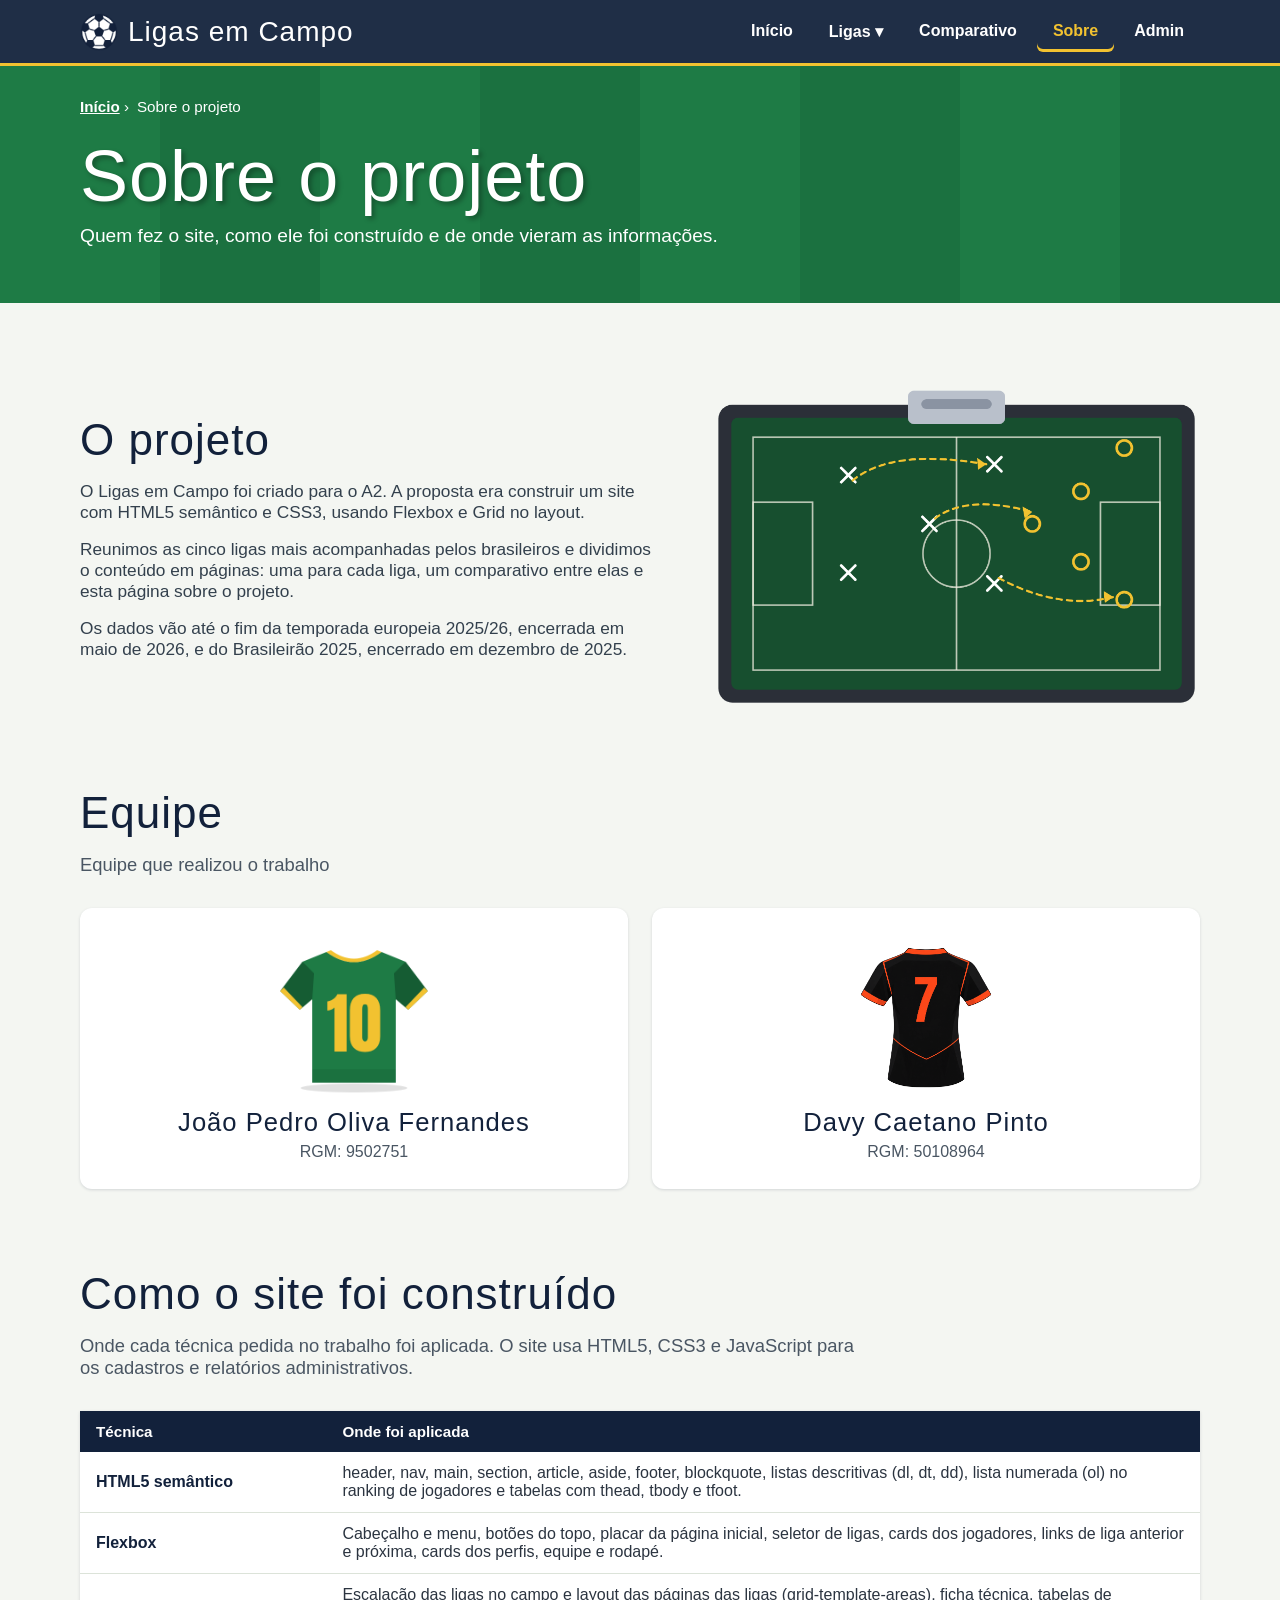
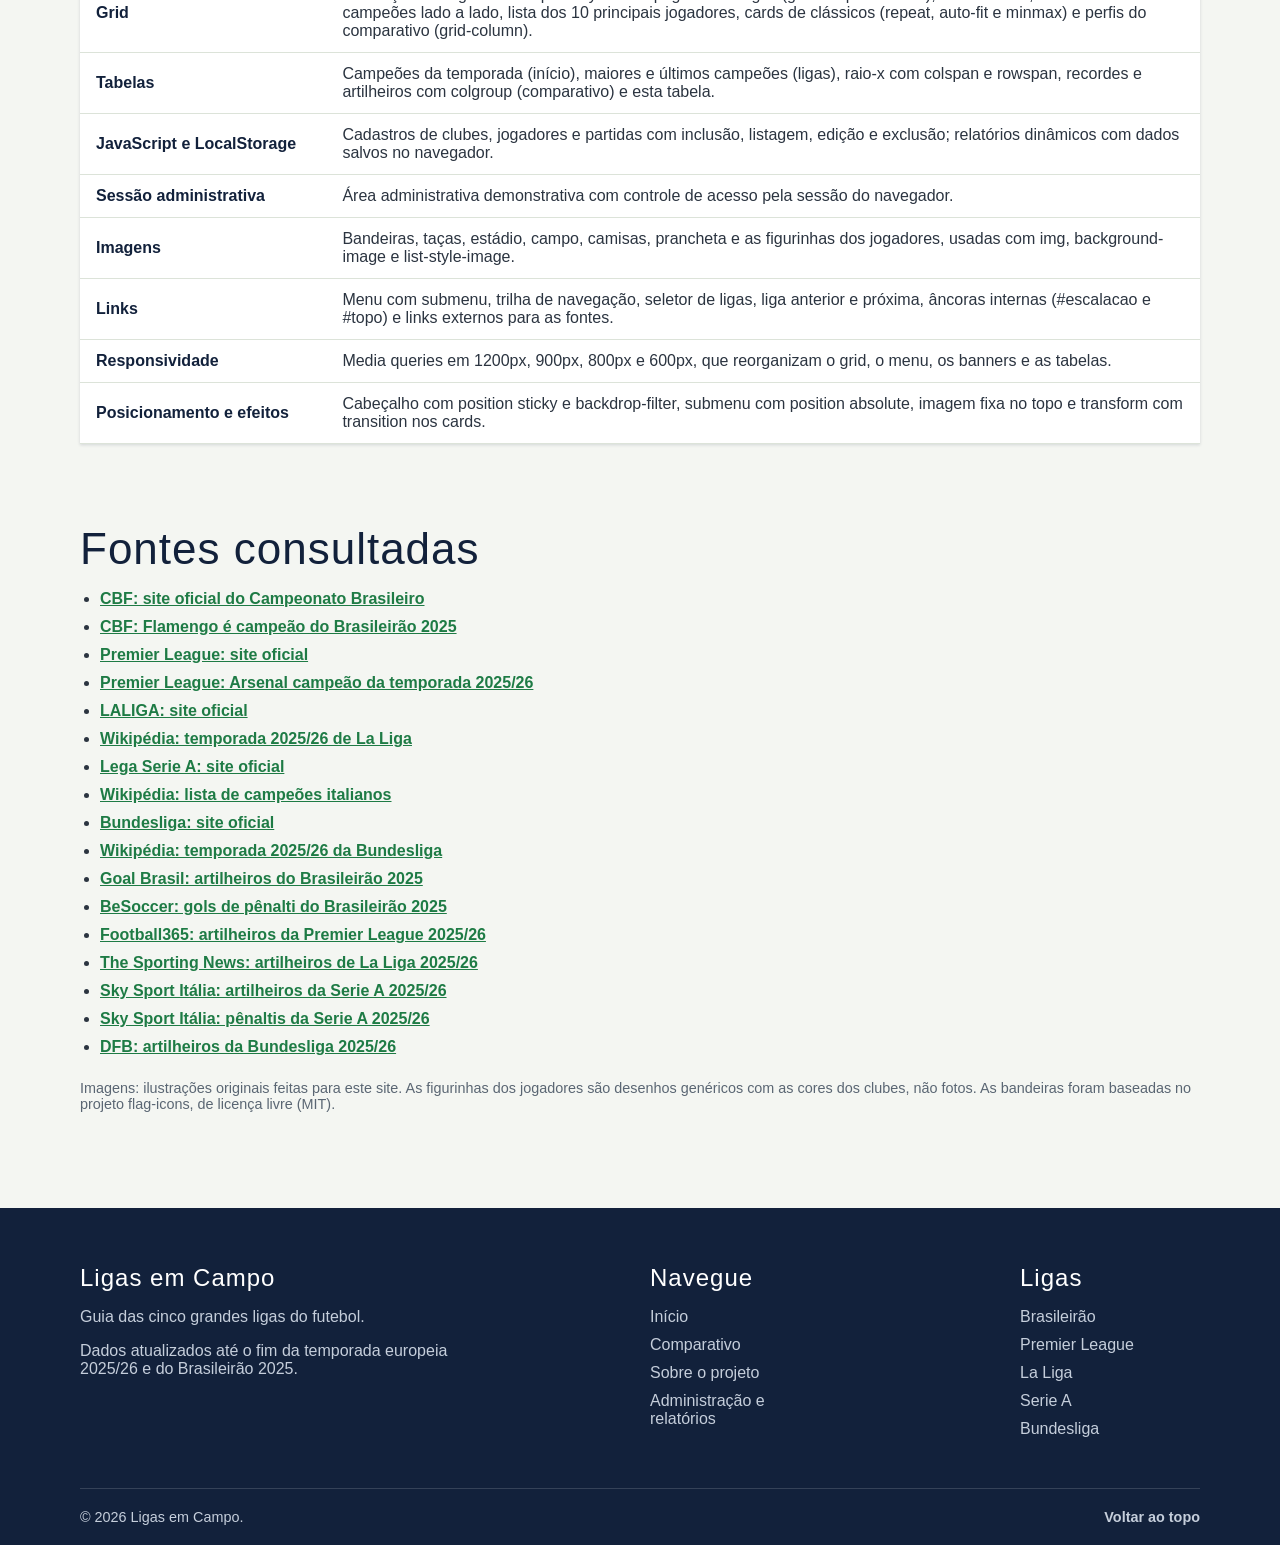
<file: sobre.html>
<!DOCTYPE html>
<html lang="pt-br">
<head>
    <meta charset="UTF-8">
    <meta name="viewport" content="width=device-width, initial-scale=1.0">
    <title>Sobre o projeto | Ligas em Campo</title>
    <link rel="stylesheet" href="./assets/css/style.css">
    <link rel="stylesheet" href="./assets/css/sobre.css">
    <link rel="icon" href="./assets/img/icone-bola.png">
</head>
<body id="topo">
    <!--
        LIGAS EM CAMPO - Sobre o projeto e a equipe
        Trabalho Web Básico
    -->

    <!-- ===== CABEÇALHO (igual em todas as páginas) ===== -->
    <header class="cabecalho">
        <div class="container cabecalho-conteudo">
            <a href="./index.html" class="marca">
                <img src="./assets/img/logo-bola.png" alt="Bola de futebol, símbolo do site">
                Ligas em Campo
            </a>
            <nav class="menu-principal" aria-label="Menu principal">
                <ul>
                    <li><a href="./index.html">Início</a></li>
                    <li>
                        <a href="./index.html#escalacao">Ligas ▾</a>
                        <!-- Submenu: aparece ao passar o mouse (CSS :hover) -->
                        <ul class="submenu">
                            <li><a href="./brasileirao.html"><img src="./assets/img/escudo-brasil.png" alt="Bandeira do Brasil"> Brasileirão</a></li>
                            <li><a href="./premier-league.html"><img src="./assets/img/escudo-inglaterra.png" alt="Bandeira da Inglaterra"> Premier League</a></li>
                            <li><a href="./la-liga.html"><img src="./assets/img/escudo-espanha.png" alt="Bandeira da Espanha"> La Liga</a></li>
                            <li><a href="./serie-a.html"><img src="./assets/img/escudo-italia.png" alt="Bandeira da Itália"> Serie A</a></li>
                            <li><a href="./bundesliga.html"><img src="./assets/img/escudo-alemanha.png" alt="Bandeira da Alemanha"> Bundesliga</a></li>
                        </ul>
                    </li>
                    <li><a href="./comparativo.html">Comparativo</a></li>
                    <li><a href="./sobre.html" class="ativo">Sobre</a></li>
                    <li><a href="./admin.html">Admin</a></li>
                </ul>
            </nav>
        </div>
    </header>

    <!-- ===== CONTEÚDO PRINCIPAL ===== -->
    <main>
        <!-- BANNER com listras de gramado (linear-gradient) -->
        <section class="banner-pagina">
            <div class="container">
                <nav class="trilha" aria-label="Você está aqui">
                    <ol>
                        <li><a href="./index.html">Início</a> ›</li>
                        <li>Sobre o projeto</li>
                    </ol>
                </nav>
                <h1>Sobre o projeto</h1>
                <p>Quem fez o site, como ele foi construído e de onde vieram as informações.</p>
            </div>
        </section>

        <!-- O PROJETO: GRID com texto e imagem -->
        <section class="secao">
            <div class="container projeto">
                <article>
                    <h2 class="secao-titulo">O projeto</h2>
                    <p>O Ligas em Campo foi criado para o A2. A proposta era construir um site com HTML5 semântico e CSS3, usando Flexbox e Grid no layout.</p>
                    <p>Reunimos as cinco ligas mais acompanhadas pelos brasileiros e dividimos o conteúdo em páginas: uma para cada liga, um comparativo entre elas e esta página sobre o projeto.</p>
                    <p>Os dados vão até o fim da temporada europeia 2025/26, encerrada em maio de 2026, e do Brasileirão 2025, encerrado em dezembro de 2025.</p>
                </article>
                <img src="./assets/img/prancheta.png" alt="Prancheta tática com a marcação dos jogadores e setas de movimentação">
            </div>
        </section>

        <!-- EQUIPE: FLEXBOX com os integrantes -->
        <section class="secao">
            <div class="container">
                <h2 class="secao-titulo">Equipe</h2>
                <p class="secao-intro">Equipe que realizou o trabalho</p>
                <ul class="equipe">
                    <li class="integrante">
                        <img src="./assets/img/camisa-10.png" alt="Camisa verde número 10">
                        <h3>João Pedro Oliva Fernandes</h3>
                        <p>RGM: 9502751</p>
                    </li>
                    <li class="integrante">
                        <img src="./assets/img/camisa-7.png" alt="Camisa azul número 7">
                        <h3>Davy Caetano Pinto</h3>
                        <p>RGM: 50108964</p>
                    </li>
                </ul>
            </div>
        </section>

        <!-- TÉCNICAS: tabela mostrando onde cada requisito foi aplicado -->
        <section class="secao">
            <div class="container">
                <h2 class="secao-titulo">Como o site foi construído</h2>
                <p class="secao-intro">Onde cada técnica pedida no trabalho foi aplicada. O site usa HTML5, CSS3 e JavaScript para os cadastros e relatórios administrativos.</p>
                <table>
                    <thead>
                        <tr>
                            <th>Técnica</th>
                            <th>Onde foi aplicada</th>
                        </tr>
                    </thead>
                    <tbody>
                        <tr>
                            <td class="tecnica">HTML5 semântico</td>
                            <td>header, nav, main, section, article, aside, footer, blockquote, listas descritivas (dl, dt, dd), lista numerada (ol) no ranking de jogadores e tabelas com thead, tbody e tfoot.</td>
                        </tr>
                        <tr>
                            <td class="tecnica">Flexbox</td>
                            <td>Cabeçalho e menu, botões do topo, placar da página inicial, seletor de ligas, cards dos jogadores, links de liga anterior e próxima, cards dos perfis, equipe e rodapé.</td>
                        </tr>
                        <tr>
                            <td class="tecnica">Grid</td>
                            <td>Escalação das ligas no campo e layout das páginas das ligas (grid-template-areas), ficha técnica, tabelas de campeões lado a lado, lista dos 10 principais jogadores, cards de clássicos (repeat, auto-fit e minmax) e perfis do comparativo (grid-column).</td>
                        </tr>
                        <tr>
                            <td class="tecnica">Tabelas</td>
                            <td>Campeões da temporada (início), maiores e últimos campeões (ligas), raio-x com colspan e rowspan, recordes e artilheiros com colgroup (comparativo) e esta tabela.</td>
                        </tr>
                        <tr>
                            <td class="tecnica">JavaScript e LocalStorage</td>
                            <td>Cadastros de clubes, jogadores e partidas com inclusão, listagem, edição e exclusão; relatórios dinâmicos com dados salvos no navegador.</td>
                        </tr>
                        <tr>
                            <td class="tecnica">Sessão administrativa</td>
                            <td>Área administrativa demonstrativa com controle de acesso pela sessão do navegador.</td>
                        </tr>
                        <tr>
                            <td class="tecnica">Imagens</td>
                            <td>Bandeiras, taças, estádio, campo, camisas, prancheta e as figurinhas dos jogadores, usadas com img, background-image e list-style-image.</td>
                        </tr>
                        <tr>
                            <td class="tecnica">Links</td>
                            <td>Menu com submenu, trilha de navegação, seletor de ligas, liga anterior e próxima, âncoras internas (#escalacao e #topo) e links externos para as fontes.</td>
                        </tr>
                        <tr>
                            <td class="tecnica">Responsividade</td>
                            <td>Media queries em 1200px, 900px, 800px e 600px, que reorganizam o grid, o menu, os banners e as tabelas.</td>
                        </tr>
                        <tr>
                            <td class="tecnica">Posicionamento e efeitos</td>
                            <td>Cabeçalho com position sticky e backdrop-filter, submenu com position absolute, imagem fixa no topo e transform com transition nos cards.</td>
                        </tr>
                    </tbody>
                </table>
            </div>
        </section>

        <!-- FONTES: links externos abrem em nova aba (target="_blank") -->
        <section class="secao">
            <div class="container">
                <h2 class="secao-titulo">Fontes consultadas</h2>
                <ul class="fontes">
                    <li><a href="https://www.cbf.com.br" target="_blank">CBF: site oficial do Campeonato Brasileiro</a></li>
                    <li><a href="https://www.cbf.com.br/futebol-brasileiro/noticias/copa-do-brasil/profissional/flamengo-e-campeao-do-brasileirao-betano-2025" target="_blank">CBF: Flamengo é campeão do Brasileirão 2025</a></li>
                    <li><a href="https://www.premierleague.com" target="_blank">Premier League: site oficial</a></li>
                    <li><a href="https://www.premierleague.com/en/news/4662306/arsenal-win-2025-26-premier-league-title-ending-22-year-wait-to-be-crowned-champions-again" target="_blank">Premier League: Arsenal campeão da temporada 2025/26</a></li>
                    <li><a href="https://www.laliga.com" target="_blank">LALIGA: site oficial</a></li>
                    <li><a href="https://en.wikipedia.org/wiki/2025%E2%80%9326_La_Liga" target="_blank">Wikipédia: temporada 2025/26 de La Liga</a></li>
                    <li><a href="https://www.legaseriea.it" target="_blank">Lega Serie A: site oficial</a></li>
                    <li><a href="https://en.wikipedia.org/wiki/List_of_Italian_football_champions" target="_blank">Wikipédia: lista de campeões italianos</a></li>
                    <li><a href="https://www.bundesliga.com" target="_blank">Bundesliga: site oficial</a></li>
                    <li><a href="https://en.wikipedia.org/wiki/2025%E2%80%9326_Bundesliga" target="_blank">Wikipédia: temporada 2025/26 da Bundesliga</a></li>
                    <li><a href="https://www.goal.com/br/listas/campeonato-brasileiro-artilheiros-garcons-competicao-2025/blt5b7307ba7f495b5b" target="_blank">Goal Brasil: artilheiros do Brasileirão 2025</a></li>
                    <li><a href="https://pt.besoccer.com/competicao/rankings/serie_a_brazil/2025/artilheiros-penaltis" target="_blank">BeSoccer: gols de pênalti do Brasileirão 2025</a></li>
                    <li><a href="https://www.football365.com/news/premier-league-player-stats-2025-26-salah-haaland-isak" target="_blank">Football365: artilheiros da Premier League 2025/26</a></li>
                    <li><a href="https://sports.yahoo.com/articles/la-liga-top-goal-scorers-212600100.html" target="_blank">The Sporting News: artilheiros de La Liga 2025/26</a></li>
                    <li><a href="https://sport.sky.it/calcio/serie-a/classifica-marcatori-serie-a-2025-2026" target="_blank">Sky Sport Itália: artilheiros da Serie A 2025/26</a></li>
                    <li><a href="https://sport.sky.it/calcio/serie-a/rigori-serie-a-2025-2026" target="_blank">Sky Sport Itália: pênaltis da Serie A 2025/26</a></li>
                    <li><a href="https://datencenter.dfb.de/competitions/bundesliga/seasons/2025-2026/top_scorer" target="_blank">DFB: artilheiros da Bundesliga 2025/26</a></li>
                </ul>
                <p class="nota">Imagens: ilustrações originais feitas para este site. As figurinhas dos jogadores são desenhos genéricos com as cores dos clubes, não fotos. As bandeiras foram baseadas no projeto flag-icons, de licença livre (MIT).</p>
            </div>
        </section>
    </main>

    <!-- ===== RODAPÉ (igual em todas as páginas) ===== -->
    <footer class="rodape">
        <div class="container rodape-colunas">
            <section class="rodape-sobre">
                <h2>Ligas em Campo</h2>
                <p>Guia das cinco grandes ligas do futebol.</p>
                <p>Dados atualizados até o fim da temporada europeia 2025/26 e do Brasileirão 2025.</p>
            </section>
            <nav class="rodape-links" aria-label="Mapa do site">
                <h2>Navegue</h2>
                <ul>
                    <li><a href="./index.html">Início</a></li>
                    <li><a href="./comparativo.html">Comparativo</a></li>
                    <li><a href="./sobre.html">Sobre o projeto</a></li>
                    <li><a href="./admin.html">Administração e relatórios</a></li>
                </ul>
            </nav>
            <nav class="rodape-links" aria-label="Ligas">
                <h2>Ligas</h2>
                <ul>
                    <li><a href="./brasileirao.html">Brasileirão</a></li>
                    <li><a href="./premier-league.html">Premier League</a></li>
                    <li><a href="./la-liga.html">La Liga</a></li>
                    <li><a href="./serie-a.html">Serie A</a></li>
                    <li><a href="./bundesliga.html">Bundesliga</a></li>
                </ul>
            </nav>
        </div>
        <div class="container rodape-base">
            <p>&copy; 2026 Ligas em Campo.</p>
            <a href="#topo">Voltar ao topo</a>
        </div>
    </footer>
</body>
</html>
</file>
<file: assets/css/style.css>
/* ==========================================================================
   LIGAS EM CAMPO - ESTILO GLOBAL (usado em todas as páginas)
   --------------------------------------------------------------------------
   Paleta de cores do site:
   #12213B  azul-tinta    (cabeçalho, rodapé e títulos)
   #1E7B45  verde-gramado (cor principal)
   #155C33  verde-escuro  (detalhes)
   #F2C230  amarelo-cartão (destaques)
   #F4F6F2  cinza-claro   (fundo das páginas)
   #DCE3D9  cinza-linha   (bordas)

   NOTA PARA A CORREÇÃO
   Todas as propriedades usadas no site foram vistas em aula. Alguns valores
   vão além dos exemplos dos arquivos das aulas; conforme pede o enunciado,
   eles estão explicados aqui, com link de referência:

   - justify-content: space-between e center; align-items: center,
     flex-start e flex-end. São outros valores das propriedades de Flexbox
     da aula: space-between leva o primeiro item para o início e o último
     para o fim, center centraliza e flex-end alinha no fim.
     https://developer.mozilla.org/pt-BR/docs/Web/CSS/justify-content
     https://developer.mozilla.org/pt-BR/docs/Web/CSS/align-items
   - flex-direction: column. Coloca os itens um embaixo do outro (a aula
     mostrou o valor row).
     https://developer.mozilla.org/pt-BR/docs/Web/CSS/flex-direction
   - border-top e border-left. Funcionam como o border-bottom da aula,
     só que em outro lado da caixa.
     https://developer.mozilla.org/pt-BR/docs/Web/CSS/border-top
   - font-weight: normal e text-align: left/right. São os valores opostos
     de bold e center, usados em aula.
     https://developer.mozilla.org/pt-BR/docs/Web/CSS/font-weight
     https://developer.mozilla.org/pt-BR/docs/Web/CSS/text-align

   Índice:
   1. Base
   2. Container e seções
   3. Cabeçalho fixo e menu com submenu
   4. Botões
   5. Banner das páginas internas e trilha de navegação
   6. Tabelas
   7. Listas
   8. Rodapé
   9. Responsividade
   ========================================================================== */


/* ---------- 1. BASE ---------- */
body {
    margin: 0;
    padding: 0;
    background-color: #F4F6F2;
    color: #2B3440;
    font-family: 'Segoe UI', Tahoma, Geneva, Verdana, sans-serif;
}

/* Fonte condensada e pesada nos títulos, como em placares e camisas */
h1, h2, h3 {
    margin: 0 0 16px 0;
    color: #12213B;
    font-family: Impact, Haettenschweiler, 'Arial Narrow Bold', sans-serif;
    font-weight: normal;
    letter-spacing: 1px;
}

p {
    margin: 0 0 16px 0;
}

a {
    color: #1E7B45;
    font-weight: bold;
}

a:hover {
    color: #12213B;
}

img {
    display: block;
}


/* ---------- 2. CONTAINER E SEÇÕES ---------- */
.container {
    width: 1120px;
    margin: 0 auto;
}

.secao {
    padding: 80px 0 0 0;
}

.secao-titulo {
    font-size: 2.75rem;
}

.secao-intro {
    width: 70%;
    margin: 0 0 32px 0;
    color: #4A5663;
    font-size: 1.15rem;
}

.nota {
    margin: 12px 0 0 0;
    color: #5A6673;
    font-size: 0.9rem;
}


/* ---------- 3. CABEÇALHO FIXO E MENU ---------- */

/* position: sticky mantém o cabeçalho no topo durante a rolagem */
.cabecalho {
    position: sticky;
    top: 0;
    z-index: 800;
    background-color: rgba(18, 33, 59, 0.94);
    backdrop-filter: blur(8px);
    border-bottom: 3px solid #F2C230;
}

/* FLEXBOX: marca à esquerda e menu à direita */
.cabecalho-conteudo {
    display: flex;
    justify-content: space-between;
    align-items: center;
    padding: 10px 0;
}

/* FLEXBOX: ícone da bola + nome do site */
.marca {
    display: flex;
    align-items: center;
    gap: 10px;
    color: #FFFFFF;
    font-family: Impact, Haettenschweiler, 'Arial Narrow Bold', sans-serif;
    font-size: 1.75rem;
    font-weight: normal;
    letter-spacing: 1px;
    text-decoration: none;
}

.marca:hover {
    color: #F2C230;
}

.marca img {
    width: 38px;
}

/* FLEXBOX: itens do menu lado a lado */
.menu-principal > ul {
    display: flex;
    gap: 4px;
    margin: 0;
    padding: 0;
    list-style: none;
}

.menu-principal li {
    position: relative;
}

.menu-principal a {
    display: block;
    padding: 12px 16px;
    border-radius: 6px;
    color: #FFFFFF;
    text-decoration: none;
    transition: background-color 0.3s ease-in-out;
}

.menu-principal a:hover {
    background-color: rgba(255, 255, 255, 0.12);
    color: #FFFFFF;
}

/* Página atual: sublinhado amarelo feito com sombra interna */
.menu-principal .ativo {
    color: #F2C230;
    box-shadow: inset 0 -3px 0 #F2C230;
}

/* Submenu "Ligas": fica escondido e aparece ao passar o mouse
   (mesma técnica do menu dropdown da aula de position) */
.submenu {
    display: none;
    position: absolute;
    top: 100%;
    left: 0;
    width: 240px;
    margin: 0;
    padding: 8px;
    list-style: none;
    background-color: #FFFFFF;
    border-radius: 10px;
    box-shadow: 0 14px 28px rgba(0, 0, 0, 0.28);
}

.menu-principal li:hover .submenu {
    display: block;
}

.menu-principal li:focus-within .submenu {
    display: block;
}

.menu-principal a:focus-visible,
.submenu a:focus-visible {
    outline: 3px solid #F2C230;
    outline-offset: 2px;
}

/* FLEXBOX: bandeira + nome da liga dentro do submenu */
.submenu a {
    display: flex;
    align-items: center;
    gap: 12px;
    color: #12213B;
}

.submenu a:hover {
    background-color: #EEF3EC;
    color: #12213B;
}

.submenu img {
    width: 28px;
}


/* ---------- 4. BOTÕES ---------- */
.botao {
    display: inline-block;
    padding: 14px 26px;
    border-radius: 8px;
    font-size: 1.05rem;
    text-decoration: none;
    transition: transform 0.2s ease-in-out;
}

.botao:hover {
    transform: translate(0, -3px);
}

.botao-primario,
.botao-primario:hover {
    background-color: #F2C230;
    color: #12213B;
}

.botao-secundario {
    color: #FFFFFF;
    box-shadow: inset 0 0 0 2px rgba(255, 255, 255, 0.75);
}

.botao-secundario:hover {
    background-color: rgba(255, 255, 255, 0.12);
    color: #FFFFFF;
}


/* ---------- 5. BANNER DAS PÁGINAS INTERNAS E TRILHA ---------- */

/* Listras de gramado feitas só com linear-gradient */
.banner-pagina {
    padding: 32px 0 56px 0;
    background-image: linear-gradient(to right,
        #1E7B45 0%, #1E7B45 12.5%,
        #1B7140 12.5%, #1B7140 25%,
        #1E7B45 25%, #1E7B45 37.5%,
        #1B7140 37.5%, #1B7140 50%,
        #1E7B45 50%, #1E7B45 62.5%,
        #1B7140 62.5%, #1B7140 75%,
        #1E7B45 75%, #1E7B45 87.5%,
        #1B7140 87.5%, #1B7140 100%);
    color: #FFFFFF;
}

.banner-pagina h1 {
    margin: 20px 0 8px 0;
    color: #FFFFFF;
    font-size: 4.5rem;
    text-shadow: 3px 3px 5px rgba(0, 0, 0, 0.3);
}

.banner-pagina p {
    width: 60%;
    margin: 0;
    font-size: 1.2rem;
}

/* FLEXBOX: trilha de navegação (Início › Página atual) */
.trilha ol {
    display: flex;
    flex-wrap: wrap;
    gap: 8px;
    margin: 0;
    padding: 0;
    list-style: none;
    font-size: 0.95rem;
}

.trilha a {
    color: #FFFFFF;
}

.trilha a:hover {
    color: #F2C230;
}


/* ---------- 6. TABELAS (visual de tabela de classificação) ---------- */
table {
    width: 100%;
    border-collapse: collapse;
    background-color: #FFFFFF;
    box-shadow: 0 1px 3px rgba(18, 33, 59, 0.15);
}

th, td {
    padding: 12px 16px;
    text-align: left;
}

thead th {
    background-color: #12213B;
    color: #FFFFFF;
    font-size: 0.95rem;
}

tbody td {
    border-bottom: 1px solid #DCE3D9;
}

tbody tr:hover {
    background-color: #F1F7EF;
}

tfoot td {
    background-color: #E9EFE6;
    color: #4A5663;
    font-size: 0.9rem;
}

.numero {
    text-align: center;
}

.titulo-tabela {
    margin: 0 0 12px 0;
    font-size: 1.4rem;
}

/* Número da posição, como nas tabelas de classificação */
.posicao {
    display: inline-block;
    width: 30px;
    padding: 4px 0;
    border-radius: 4px;
    background-color: #12213B;
    color: #FFFFFF;
    font-weight: bold;
    text-align: center;
}

.lider .posicao {
    background-color: #F2C230;
    color: #12213B;
}

/* FLEXBOX dentro da célula: bandeira + nome da liga */
.celula-liga {
    display: flex;
    align-items: center;
    gap: 10px;
}

.celula-liga img {
    width: 32px;
    border-radius: 3px;
    box-shadow: 0 0 0 1px rgba(0, 0, 0, 0.12);
}

/* Informação complementar dentro de uma célula (ex.: temporada) */
td small {
    color: #5A6673;
    font-weight: normal;
}


/* ---------- 7. LISTAS ---------- */

/* Lista com uma bolinha de futebol no lugar do marcador
   (list-style-image, visto na aula de display) */
.lista-bola {
    margin: 0;
    padding: 0 0 0 24px;
}

.lista-bola li {
    margin: 0 0 14px 0;
    padding: 0 0 0 8px;
    list-style-image: url("../img/icone-bola.png");
}


/* ---------- 8. RODAPÉ ---------- */
.rodape {
    margin: 96px 0 0 0;
    background-color: #12213B;
    color: #C5CEDB;
}

/* FLEXBOX: colunas do rodapé que quebram linha em telas menores */
.rodape-colunas {
    display: flex;
    flex-wrap: wrap;
    justify-content: space-between;
    gap: 40px;
    padding: 56px 0 40px 0;
}

.rodape-sobre {
    flex-basis: 380px;
}

.rodape-links {
    flex-basis: 180px;
}

.rodape h2 {
    color: #FFFFFF;
    font-size: 1.5rem;
}

.rodape ul {
    margin: 0;
    padding: 0;
    list-style: none;
}

.rodape li {
    margin: 0 0 10px 0;
}

.rodape a {
    color: #C5CEDB;
    font-weight: normal;
    text-decoration: none;
}

.rodape a:hover {
    color: #F2C230;
}

/* FLEXBOX: direitos autorais à esquerda e "voltar ao topo" à direita */
.rodape-base {
    display: flex;
    flex-wrap: wrap;
    justify-content: space-between;
    align-items: center;
    gap: 12px;
    padding: 20px 0;
    border-top: 1px solid rgba(255, 255, 255, 0.15);
    font-size: 0.9rem;
}

.rodape-base p {
    margin: 0;
}

.rodape-base a {
    font-weight: bold;
}


/* ---------- 9. RESPONSIVIDADE ---------- */

/* Telas menores que o container fixo: largura passa a ser relativa */
@media (max-width: 1200px) {
    .container {
        width: 92%;
    }
}

/* Tablets */
@media (max-width: 800px) {
    .cabecalho-conteudo {
        flex-direction: column;
        gap: 4px;
    }

    .secao {
        padding: 56px 0 0 0;
    }

    .secao-titulo {
        font-size: 2.2rem;
    }

    .secao-intro,
    .banner-pagina p {
        width: 100%;
    }

    .banner-pagina h1 {
        font-size: 3.2rem;
    }
}

/* Celulares */
@media (max-width: 600px) {
    .cabecalho {
        position: relative;
    }

    .menu-principal > ul {
        flex-wrap: wrap;
        justify-content: center;
    }

    .menu-principal a {
        padding: 10px 8px;
        font-size: 0.95rem;
    }

    th, td {
        padding: 10px 6px;
        font-size: 0.85rem;
    }

    .celula-liga img {
        width: 24px;
    }
}

/* Celulares bem pequenos: esconde as bandeiras das tabelas para caber */
@media (max-width: 400px) {
    .celula-liga img {
        display: none;
    }
}
</file>
<file: assets/css/home.css>
/* ==========================================================================
   LIGAS EM CAMPO - PÁGINA INICIAL (index.html)
   ========================================================================== */


/* ---------- TOPO (HERO) COM IMAGEM FIXA ---------- */

/* FLEXBOX: centraliza o conteúdo na vertical.
   background-attachment: fixed deixa o estádio parado durante a rolagem */
.hero {
    display: flex;
    align-items: center;
    min-height: 86vh;
    background-image: url("../img/estadio.jpg");
    background-position: center;
    background-size: cover;
    background-attachment: fixed;
    color: #FFFFFF;
}

.hero-conteudo {
    width: 620px;
    padding: 64px 0;
}

.hero h1 {
    margin: 0 0 20px 0;
    color: #FFFFFF;
    font-weight: bold;
    font-size: 6.5rem;
    letter-spacing: 2px;
    text-shadow: 3px 3px 5px rgba(0, 0, 0, 0.8);
}

.hero p {
    color: #E4EAF2;
    font-size: 1.3rem;
}

/* FLEXBOX: botões lado a lado, quebrando linha se faltar espaço */
.hero-acoes {
    display: flex;
    flex-wrap: wrap;
    gap: 14px;
    margin: 32px 0 0 0;
}


/* ---------- ESCALAÇÃO: AS LIGAS POSICIONADAS NO CAMPO ---------- */

/* GRID com grid-template-areas: cada liga ocupa uma posição,
   formando um 2-1-2 com o Brasileirão no círculo central */
.campo {
    display: grid;
    grid-template-columns: 1fr 1fr 1fr;
    grid-template-areas:
        "premier . laliga"
        ". brasileirao ."
        "seriea . bundesliga";
    gap: 20px 40px;
    margin: 0;
    padding: 56px 56px 40px 56px;
    list-style: none;
    background-image: url("../img/campo.jpg");
    background-size: 100% 100%;
    border-radius: 16px;
    box-shadow: 0 18px 40px rgba(18, 33, 59, 0.25);
}

.area-brasileirao {
    grid-area: brasileirao;
}

.area-premier {
    grid-area: premier;
}

.area-laliga {
    grid-area: laliga;
}

.area-seriea {
    grid-area: seriea;
}

.area-bundesliga {
    grid-area: bundesliga;
}

/* Cada liga é uma "ficha de jogador": FLEXBOX em coluna */
.card-liga {
    display: flex;
    flex-direction: column;
    align-items: center;
    width: 230px;
    margin: 44px auto 0 auto;
    padding: 0 16px 18px 16px;
    background-color: rgba(255, 255, 255, 0.95);
    border-radius: 14px;
    color: #12213B;
    text-align: center;
    text-decoration: none;
    box-shadow: 0 10px 22px rgba(0, 0, 0, 0.35);
    transition: transform 0.25s ease-in-out;
}

.card-liga:hover {
    color: #12213B;
    transform: translate(0, -6px);
}

/* Metade do escudo fica para fora do card (margem negativa) */
.card-liga img {
    width: 88px;
    margin: -44px 0 10px 0;
    border-radius: 50%;
    box-shadow: 0 6px 12px rgba(0, 0, 0, 0.3);
}

.card-liga h3 {
    margin: 0 0 4px 0;
    font-size: 1.6rem;
}

.card-liga p {
    margin: 0;
    color: #4A5663;
    font-weight: normal;
}

.card-liga .card-liga-dados {
    margin: 10px 0 0 0;
    padding: 4px 12px;
    border-radius: 999px;
    background-color: #EEF3EC;
    color: #155C33;
    font-size: 0.85rem;
    font-weight: bold;
}

/* O Brasileirão, no centro do campo, usa a braçadeira de capitão */
.area-brasileirao .card-liga {
    border: 4px solid #F2C230;
}


/* ---------- PLACAR: OS NÚMEROS DAS CINCO LIGAS ---------- */
.placar {
    padding: 44px 48px;
    background-image: linear-gradient(to bottom, #12213B, #0B1628);
    border-radius: 16px;
}

.placar h2 {
    color: #FFFFFF;
    font-size: 2.2rem;
}

/* FLEXBOX: os números se distribuem e quebram linha no celular */
.placar-itens {
    display: flex;
    flex-wrap: wrap;
    gap: 28px;
    margin: 12px 0 0 0;
    padding: 0;
    list-style: none;
}

.placar-itens li {
    flex-basis: 180px;
    flex-grow: 1;
    padding: 6px 0 6px 18px;
    border-left: 4px solid #F2C230;
    color: #C5CEDB;
}

.placar-itens strong {
    display: block;
    color: #F2C230;
    font-family: Impact, Haettenschweiler, 'Arial Narrow Bold', sans-serif;
    font-size: 3.8rem;
    font-weight: normal;
    letter-spacing: 2px;
}


/* ---------- CAMPEÕES DA ÚLTIMA TEMPORADA ---------- */

/* GRID: tabela ocupa 2 partes e os destaques ocupam 1 parte */
.campeoes-layout {
    display: grid;
    grid-template-columns: 2fr 1fr;
    gap: 32px;
    align-items: start;
}

.destaques {
    padding: 26px 28px 12px 28px;
    background-color: #FFFFFF;
    border-top: 6px solid #F2C230;
    border-radius: 12px;
    box-shadow: 0 1px 3px rgba(18, 33, 59, 0.15);
}

.destaques h3 {
    font-size: 1.6rem;
}


/* ---------- CITAÇÃO ---------- */
.citacao {
    margin: 0;
    padding: 56px 64px;
    background-image: linear-gradient(to right, #155C33, #1E7B45);
    border-radius: 16px;
    color: #FFFFFF;
}

.citacao p {
    width: 80%;
    font-family: Georgia, 'Times New Roman', serif;
    font-size: 1.75rem;
}

.citacao footer {
    color: #F2C230;
    font-weight: bold;
}


/* ---------- RESPONSIVIDADE DA PÁGINA INICIAL ---------- */

/* Telas médias: cards um pouco menores para as três colunas caberem */
@media (max-width: 1100px) {
    .campo {
        gap: 20px 24px;
        padding: 56px 32px 40px 32px;
    }

    .card-liga {
        width: 205px;
    }

    /* Placar em duas colunas (2 x 2) */
    .placar-itens li {
        flex-basis: 40%;
    }
}

@media (max-width: 900px) {
    .hero-conteudo {
        width: 100%;
    }

    .hero h1 {
        font-size: 4.5rem;
    }

    /* GRID reorganizado: Brasileirão em cima e as outras em duplas */
    .campo {
        grid-template-columns: 1fr 1fr;
        grid-template-areas:
            "brasileirao brasileirao"
            "premier laliga"
            "seriea bundesliga";
        padding: 48px 24px 32px 24px;
        background-image: url("../img/campo-vertical.jpg");
        background-size: cover;
        background-position: center;
    }

    /* Os cards passam a ocupar toda a largura da coluna */
    .card-liga {
        width: auto;
    }

    .area-brasileirao .card-liga {
        width: 230px;
    }

    .campeoes-layout {
        grid-template-columns: 1fr;
    }
}

@media (max-width: 600px) {
    .hero {
        min-height: 70vh;
    }

    .hero h1 {
        font-size: 3.4rem;
    }

    .hero p {
        font-size: 1.1rem;
    }

    /* GRID em uma coluna só no celular */
    .campo {
        grid-template-columns: 1fr;
        grid-template-areas:
            "brasileirao"
            "premier"
            "laliga"
            "seriea"
            "bundesliga";
    }

    .area-brasileirao .card-liga {
        width: auto;
    }

    .placar {
        padding: 32px 24px;
    }

    /* Placar em uma coluna no celular */
    .placar-itens li {
        flex-basis: 100%;
    }

    .placar-itens strong {
        font-size: 3rem;
    }

    .citacao {
        padding: 36px 28px;
    }

    .citacao p {
        width: 100%;
        font-size: 1.3rem;
    }
}
</file>
<file: assets/css/gestao.css>
/* ==========================================================================
   LIGAS EM CAMPO - CADASTROS E RELATÓRIOS
   ========================================================================== */

.painel-gestao {
    max-width: 900px;
    margin: 0 auto;
    padding: 32px;
    background-color: #FFFFFF;
    border-radius: 12px;
    box-shadow: 0 1px 3px rgba(18, 33, 59, 0.15);
}

.painel-gestao[hidden],
[hidden] {
    display: none;
}

.formulario-gestao {
    display: grid;
    grid-template-columns: repeat(2, minmax(0, 1fr));
    gap: 18px;
    margin: 0 0 24px;
}

.campo-formulario {
    min-width: 0;
    display: flex;
    flex-direction: column;
    gap: 7px;
}

.campo-formulario label {
    color: #12213B;
    font-weight: bold;
}

.campo-formulario input,
.campo-formulario select {
    box-sizing: border-box;
    width: 100%;
    min-height: 44px;
    padding: 10px 12px;
    border: 1px solid #DCE3D9;
    border-radius: 6px;
    background-color: #FFFFFF;
    color: #2B3440;
    font: inherit;
}

.campo-formulario input:focus,
.campo-formulario select:focus {
    outline: 3px solid rgba(30, 123, 69, 0.25);
    border-color: #1E7B45;
}

.campo-completo,
.acoes-formulario {
    grid-column: 1 / -1;
}

.acoes-formulario {
    display: flex;
    flex-wrap: wrap;
    gap: 12px;
    align-items: center;
}

.botao-gestao,
.botao-acao {
    padding: 10px 16px;
    border: 0;
    border-radius: 6px;
    background-color: #1E7B45;
    color: #FFFFFF;
    font: inherit;
    font-weight: bold;
    cursor: pointer;
}

.botao-gestao:hover,
.botao-acao:hover {
    background-color: #155C33;
}

.botao-secundario-gestao {
    background-color: #12213B;
}

.botao-excluir {
    background-color: #8A2635;
}

.botao-excluir:hover {
    background-color: #641A27;
}

.botao-acao {
    margin: 2px;
    padding: 8px 10px;
    font-size: 0.9rem;
}

.mensagem-gestao {
    min-height: 1.5em;
    margin: 12px 0;
    color: #8A2635;
    font-weight: bold;
}

.mensagem-gestao[data-tipo="sucesso"] {
    color: #155C33;
}

.mensagem-gestao[data-tipo="informacao"] {
    color: #33404D;
    font-weight: normal;
}

.bloco-cadastro {
    margin: 28px 0;
    padding: 24px;
    border: 1px solid #DCE3D9;
    border-radius: 10px;
    background-color: #FFFFFF;
}

.tabela-responsiva {
    overflow-x: auto;
}

.tabela-responsiva table {
    min-width: 620px;
}

.avisos-gestao {
    margin: 16px 0 24px;
    padding: 16px 20px;
    border-left: 4px solid #F2C230;
    background-color: #FFFFFF;
}

.links-relatorios {
    display: flex;
    flex-wrap: wrap;
    gap: 16px;
    margin: 0 0 24px;
    padding: 0;
    list-style: none;
}

.links-relatorios a {
    display: inline-block;
    padding: 12px 16px;
    border-radius: 6px;
    background-color: #FFFFFF;
}

.ferramentas-relatorio {
    display: flex;
    justify-content: space-between;
    align-items: center;
    gap: 16px;
    margin: 0 0 20px;
}

@media (max-width: 600px) {
    .painel-gestao {
        padding: 20px 16px;
    }

    .formulario-gestao {
        grid-template-columns: 1fr;
    }

    .campo-completo,
    .acoes-formulario {
        grid-column: auto;
    }

    .bloco-cadastro {
        padding: 18px 12px;
    }

    .ferramentas-relatorio {
        align-items: flex-start;
        flex-direction: column;
    }
}
</file>
<file: assets/css/liga.css>
/* ==========================================================================
   LIGAS EM CAMPO - PÁGINAS DAS LIGAS
   (brasileirao, premier-league, la-liga, serie-a e bundesliga)
   As cinco páginas usam a mesma estrutura HTML. As cores de cada liga vêm
   da classe colocada no <body> (ex.: <body class="liga-brasileirao">).
   ========================================================================== */


/* ---------- BANNER DA LIGA ---------- */
.banner-liga {
    padding: 28px 0 0 0;
    color: #FFFFFF;
}

/* FLEXBOX: texto à esquerda e taça à direita, alinhados pela base */
.banner-conteudo {
    display: flex;
    justify-content: space-between;
    align-items: flex-end;
    gap: 32px;
}

.banner-texto {
    flex-basis: 660px;
    padding: 0 0 48px 0;
}

.banner-liga h1 {
    margin: 16px 0 4px 0;
    color: #FFFFFF;
    font-size: 5.5rem;
    text-shadow: 3px 3px 5px rgba(0, 0, 0, 0.35);
}

.banner-liga #premier-league{
    font-size: 5rem;
}

.banner-subtitulo {
    color: rgba(255, 255, 255, 0.85);
    font-size: 1.3rem;
    font-weight: bold;
}

.banner-resumo {
    font-size: 1.2rem;
}

.banner-taca {
    width: 250px;
}

/* FLEXBOX: dados rápidos em formato de "pílula" */
.chips {
    display: flex;
    flex-wrap: wrap;
    gap: 10px;
    margin: 24px 0 0 0;
    padding: 0;
    list-style: none;
}

.chips li {
    padding: 6px 16px;
    border-radius: 999px;
    background-color: rgba(0, 0, 0, 0.22);
    box-shadow: inset 0 0 0 1px rgba(255, 255, 255, 0.35);
    font-weight: bold;
}


/* ---------- CORES DE CADA LIGA (classe no <body>) ---------- */
.liga-brasileirao .banner-liga {
    background-image: linear-gradient(to right, #005C2B, #00913A, #0B3B8F);
}

.liga-premier .banner-liga {
    background-image: linear-gradient(to right, #12213B, #6B0F22, #CE1124);
}

.liga-laliga .banner-liga {
    background-image: linear-gradient(to right, #6E0B10, #AA151B, #C98E00);
}

.liga-seriea .banner-liga {
    background-image: linear-gradient(to right, #0B2F5E, #0A5BAA, #0E7A46);
}

.liga-bundesliga .banner-liga {
    background-image: linear-gradient(to right, #111111, #6E0A0A, #C80A0A);
}

.liga-brasileirao .ficha,
.liga-brasileirao .classico {
    border-top: 6px solid #009C3B;
}

.liga-premier .ficha,
.liga-premier .classico {
    border-top: 6px solid #CE1124;
}

.liga-laliga .ficha,
.liga-laliga .classico {
    border-top: 6px solid #F1BF00;
}

.liga-seriea .ficha,
.liga-seriea .classico {
    border-top: 6px solid #0A5BAA;
}

.liga-bundesliga .ficha,
.liga-bundesliga .classico {
    border-top: 6px solid #111111;
}


/* ---------- SELETOR DE LIGAS ---------- */

/* FLEXBOX: as cinco ligas centralizadas em uma faixa */
.trocar-liga {
    background-color: #FFFFFF;
    box-shadow: 0 1px 0 #DCE3D9;
}

.trocar-liga ul {
    display: flex;
    justify-content: center;
    flex-wrap: wrap;
    gap: 6px;
    margin: 0;
    padding: 10px 0;
    list-style: none;
}

.trocar-liga a {
    display: flex;
    align-items: center;
    gap: 8px;
    padding: 8px 16px 8px 8px;
    border-radius: 999px;
    color: #12213B;
    text-decoration: none;
    transition: background-color 0.2s ease-in-out;
}

.trocar-liga a:hover {
    background-color: #EEF3EC;
}

.trocar-liga img {
    width: 28px;
}

/* Liga da página atual */
.trocar-liga .atual,
.trocar-liga .atual:hover {
    background-color: #12213B;
    color: #FFFFFF;
}


/* ---------- CONTEÚDO: GRID COM grid-template-areas ---------- */
.conteudo-liga {
    display: grid;
    grid-template-columns: 1.8fr 1fr;
    grid-template-areas:
        "historia ficha"
        "curiosidades ficha"
        "campeoes campeoes"
        "jogadores jogadores"
        "classicos classicos";
    gap: 56px 48px;
    align-items: start;
    padding: 64px 0 0 0;
}

.historia {
    grid-area: historia;
}

.ficha {
    grid-area: ficha;
}

.campeoes {
    grid-area: campeoes;
}

.curiosidades {
    grid-area: curiosidades;
}

.jogadores {
    grid-area: jogadores;
}

.classicos {
    grid-area: classicos;
}

.conteudo-liga h2 {
    font-size: 2.3rem;
}

.historia p {
    color: #33404D;
    font-size: 1.08rem;
}


/* ---------- FICHA TÉCNICA ---------- */
.ficha {
    padding: 24px;
    background-color: #FFFFFF;
    border-radius: 12px;
    box-shadow: 0 1px 3px rgba(18, 33, 59, 0.15);
}

.ficha h2 {
    font-size: 1.8rem;
}

.ficha-bandeira {
    width: 100%;
    margin: 0 0 20px 0;
    border-radius: 6px;
    box-shadow: 0 0 0 1px rgba(0, 0, 0, 0.1);
}

/* GRID na lista descritiva: termo (dt) à esquerda e valor (dd) à direita */
.ficha dl {
    display: grid;
    grid-template-columns: 1fr 1.4fr;
    gap: 12px 16px;
    margin: 0 0 24px 0;
}

.ficha dt {
    color: #5A6673;
    font-size: 0.9rem;
}

.ficha dd {
    margin: 0;
    color: #12213B;
    font-weight: bold;
}

.botao-site {
    display: block;
    padding: 12px;
    border-radius: 8px;
    background-color: #12213B;
    color: #FFFFFF;
    text-align: center;
    text-decoration: none;
    transition: all 0.2s ease-in-out;
}

.botao-site:hover {
    text-shadow: 0 0 3px rgba(255, 255, 255, 0.7);
    background-color: #1E7B45;
    color: #FFFFFF;
}


/* ---------- TABELAS DE CAMPEÕES ---------- */

/* GRID: as duas tabelas lado a lado */
.tabelas-campeoes {
    display: grid;
    grid-template-columns: 1fr 1.3fr;
    gap: 24px;
    align-items: start;
}


/* ---------- OS 10 PRINCIPAIS JOGADORES ---------- */

/* GRID: lista numerada (ol) em duas colunas */
.lista-jogadores {
    display: grid;
    grid-template-columns: 1fr 1fr;
    gap: 12px 24px;
    margin: 0;
    padding: 0;
    list-style: none;
}

/* FLEXBOX: posição, foto, nome e gols na mesma linha */
.jogador {
    display: flex;
    align-items: center;
    gap: 14px;
    padding: 10px 18px 10px 12px;
    background-color: #FFFFFF;
    border-radius: 10px;
    box-shadow: 0 1px 3px rgba(18, 33, 59, 0.15);
}

/* Foto bem pequena e redonda */
.jogador img {
    width: 44px;
    border-radius: 50%;
}

/* flex-grow: o nome ocupa o espaço livre e empurra os gols para a direita */
.jogador-nome {
    flex-grow: 1;
    margin: 0;
}

.jogador-nome strong {
    display: block;
    color: #12213B;
}

.jogador-nome small {
    color: #5A6673;
}

.jogador-gols {
    margin: 0;
    color: #5A6673;
    font-size: 0.85rem;
    text-align: center;
}

.jogador-gols strong {
    display: block;
    color: #12213B;
    font-family: Impact, Haettenschweiler, 'Arial Narrow Bold', sans-serif;
    font-size: 1.7rem;
    font-weight: normal;
}

.jogadores-intro {
    color: #4A5663;
}


/* ---------- CLÁSSICOS ---------- */

/* GRID: os cards se ajustam sozinhos à largura (auto-fit + minmax) */
.classicos-grade {
    display: grid;
    grid-template-columns: repeat(auto-fit, minmax(240px, 1fr));
    gap: 20px;
}

.classico {
    padding: 22px;
    background-color: #FFFFFF;
    border-radius: 12px;
    box-shadow: 0 1px 3px rgba(18, 33, 59, 0.15);
    transition: transform 0.3s ease-in;
}

.classico:hover{
    transform: translateY(-5px);
}

.classico h3 {
    margin: 0 0 6px 0;
    font-size: 1.5rem;
}

.classico-times {
    color: #1E7B45;
    font-weight: bold;
}

.classico p:last-child {
    margin: 0;
    color: #4A5663;
}


/* ---------- LIGA ANTERIOR E PRÓXIMA ---------- */

/* FLEXBOX: um link em cada ponta */
.paginacao {
    display: flex;
    justify-content: space-between;
    gap: 16px;
    padding: 64px 0 0 0;
}

.paginacao a {
    display: flex;
    flex-direction: column;
    flex-basis: 300px;
    padding: 18px 24px;
    background-color: #FFFFFF;
    border-radius: 12px;
    color: #12213B;
    text-decoration: none;
    box-shadow: 0 1px 3px rgba(18, 33, 59, 0.15);
    transition: transform 0.2s ease-in-out;
}

.paginacao a:hover {
    transform: translate(0, -3px);
}

.paginacao a:last-child {
    align-items: flex-end;
    text-align: right;
}

.paginacao span {
    color: #5A6673;
    font-size: 0.9rem;
    font-weight: normal;
}

.paginacao strong {
    font-family: Impact, Haettenschweiler, 'Arial Narrow Bold', sans-serif;
    font-size: 1.7rem;
    font-weight: normal;
    letter-spacing: 1px;
}


/* ---------- RESPONSIVIDADE DAS PÁGINAS DAS LIGAS ---------- */
@media (max-width: 900px) {
    .banner-liga h1 {
        font-size: 4rem;
    }

    .banner-taca {
        width: 180px;
    }

    /* As duas tabelas de campeões ficam uma embaixo da outra */
    .tabelas-campeoes {
        grid-template-columns: 1fr;
    }

    /* GRID em uma coluna: as áreas passam a ficar uma embaixo da outra */
    .conteudo-liga {
        grid-template-columns: 1fr;
        grid-template-areas:
            "historia"
            "ficha"
            "curiosidades"
            "campeoes"
            "jogadores"
            "classicos";
    }
}

@media (max-width: 800px) {
    /* GRID da lista de jogadores passa a ter uma coluna */
    .lista-jogadores {
        grid-template-columns: 1fr;
    }
}

@media (max-width: 600px) {
    .banner-conteudo {
        flex-direction: column;
        align-items: flex-start;
        gap: 0;
    }

    .banner-texto {
        padding: 0 0 8px 0;
    }

    .banner-liga h1 {
        font-size: 3.2rem;
    }

    .banner-taca {
        width: 150px;
        margin: 0 auto;
    }

    .paginacao {
        flex-direction: column;
    }

    .paginacao a {
        flex-basis: auto;
    }
}

/* Celulares bem pequenos: cards dos jogadores mais compactos */
@media (max-width: 400px) {
    .jogador {
        gap: 10px;
        padding: 8px 12px 8px 8px;
    }

    .jogador img {
        width: 36px;
    }

    .jogador-gols strong {
        font-size: 1.4rem;
    }
}
</file>
<file: assets/css/comparativo.css>
/* ==========================================================================
   LIGAS EM CAMPO - COMPARATIVO (comparativo.html)
   ========================================================================== */


/* ---------- TABELA RAIO-X (cabeçalho em dois níveis) ---------- */

/* Células que agrupam colunas (colspan) ficam centralizadas */
.tabela-raio-x .grupo {
    background-color: #1E7B45;
    text-align: center;
}

/* Segunda linha do cabeçalho em um tom mais claro */
.tabela-raio-x thead tr:last-child th {
    background-color: #1D3357;
}

.tabela-raio-x tfoot td {
    font-weight: bold;
}


/* ---------- TABELA DE ARTILHEIROS ---------- */

/* Coluna destacada com <colgroup> e <col> (visto na aula de tabelas) */
.coluna-destaque {
    background-color: #FFF6D6;
}

.gols {
    color: #12213B;
    font-size: 1.1rem;
    font-weight: bold;
}


/* ---------- QUAL LIGA COMBINA COM VOCÊ ---------- */

/* GRID de duas colunas; o Brasileirão ocupa a linha inteira */
.perfis {
    display: grid;
    grid-template-columns: 1fr 1fr;
    gap: 20px;
}

.perfil-destaque {
    grid-column: 1/3;
}

/* FLEXBOX: escudo à esquerda e texto à direita */
.perfil {
    display: flex;
    align-items: start;
    gap: 20px;
    padding: 24px;
    background-color: #FFFFFF;
    border-radius: 12px;
    box-shadow: 0 1px 3px rgba(18, 33, 59, 0.15);
}

.perfil img {
    width: 64px;
    border-radius: 50%;
}

.perfil h3 {
    margin: 0 0 8px 0;
    font-size: 1.5rem;
}

.perfil p {
    color: #4A5663;
}

.perfil-brasileirao {
    border-top: 6px solid #009C3B;
}

.perfil-premier {
    border-top: 6px solid #CE1124;
}

.perfil-laliga {
    border-top: 6px solid #F1BF00;
}

.perfil-seriea {
    border-top: 6px solid #0A5BAA;
}

.perfil-bundesliga {
    border-top: 6px solid #111111;
}


/* ---------- RESPONSIVIDADE DO COMPARATIVO ---------- */
@media (max-width: 900px) {
    /* Tabela raio-x mais compacta em tablets */
    .tabela-raio-x th,
    .tabela-raio-x td {
        padding: 10px 8px;
    }
}

@media (max-width: 800px) {
    .perfis {
        grid-template-columns: 1fr;
    }

    .perfil-destaque {
        grid-column: 1/2;
    }

    /* Em telas menores, o grupo "Formato" e a coluna do campeão mais
       recente da tabela raio-x são escondidos (display: none) para a
       tabela caber na tela. Nenhum colspan aponta para essas colunas,
       então o cabeçalho continua alinhado. */
    .col-formato,
    .col-atual {
        display: none;
    }
}

@media (max-width: 600px) {
    /* FLEXBOX em coluna: escudo em cima do texto */
    .perfil {
        flex-direction: column;
        gap: 12px;
    }
}
</file>
<file: assets/css/sobre.css>
/* ==========================================================================
   LIGAS EM CAMPO - SOBRE O PROJETO (sobre.html)
   ========================================================================== */


/* ---------- O PROJETO ---------- */

/* GRID: texto à esquerda e prancheta tática à direita */
.projeto {
    display: grid;
    grid-template-columns: 1.2fr 1fr;
    gap: 48px;
    align-items: center;
}

.projeto p {
    color: #33404D;
    font-size: 1.08rem;
}

.projeto img {
    width: 100%;
}


/* ---------- EQUIPE ---------- */

/* FLEXBOX: cards dos integrantes, distribuídos com space-evenly */
.equipe {
    display: flex;
    flex-wrap: wrap;
    justify-content: space-evenly;
    gap: 24px;
    margin: 0;
    padding: 0;
    list-style: none;
}

.integrante {
    flex-basis: 280px;
    flex-grow: 1;
    padding: 28px 24px;
    background-color: #FFFFFF;
    border-radius: 12px;
    text-align: center;
    box-shadow: 0 1px 3px rgba(18, 33, 59, 0.15);
}

.integrante img {
    width: 160px;
    margin: 0 auto 12px auto;
}

.integrante h3 {
    margin: 0 0 6px 0;
    font-size: 1.6rem;
}

.integrante p {
    margin: 0;
    color: #4A5663;
}


/* ---------- TABELA DE TÉCNICAS ---------- */
.tecnica {
    width: 22%;
    color: #12213B;
    font-weight: bold;
}


/* ---------- FONTES ---------- */
.fontes {
    margin: 0 0 24px 0;
    padding: 0 0 0 20px;
}

.fontes li {
    margin: 0 0 10px 0;
}


/* ---------- RESPONSIVIDADE DA PÁGINA SOBRE ---------- */
@media (max-width: 900px) {
    .projeto {
        grid-template-columns: 1fr;
    }

    .projeto img {
        width: 70%;
        margin: 0 auto;
    }
}
</file>
